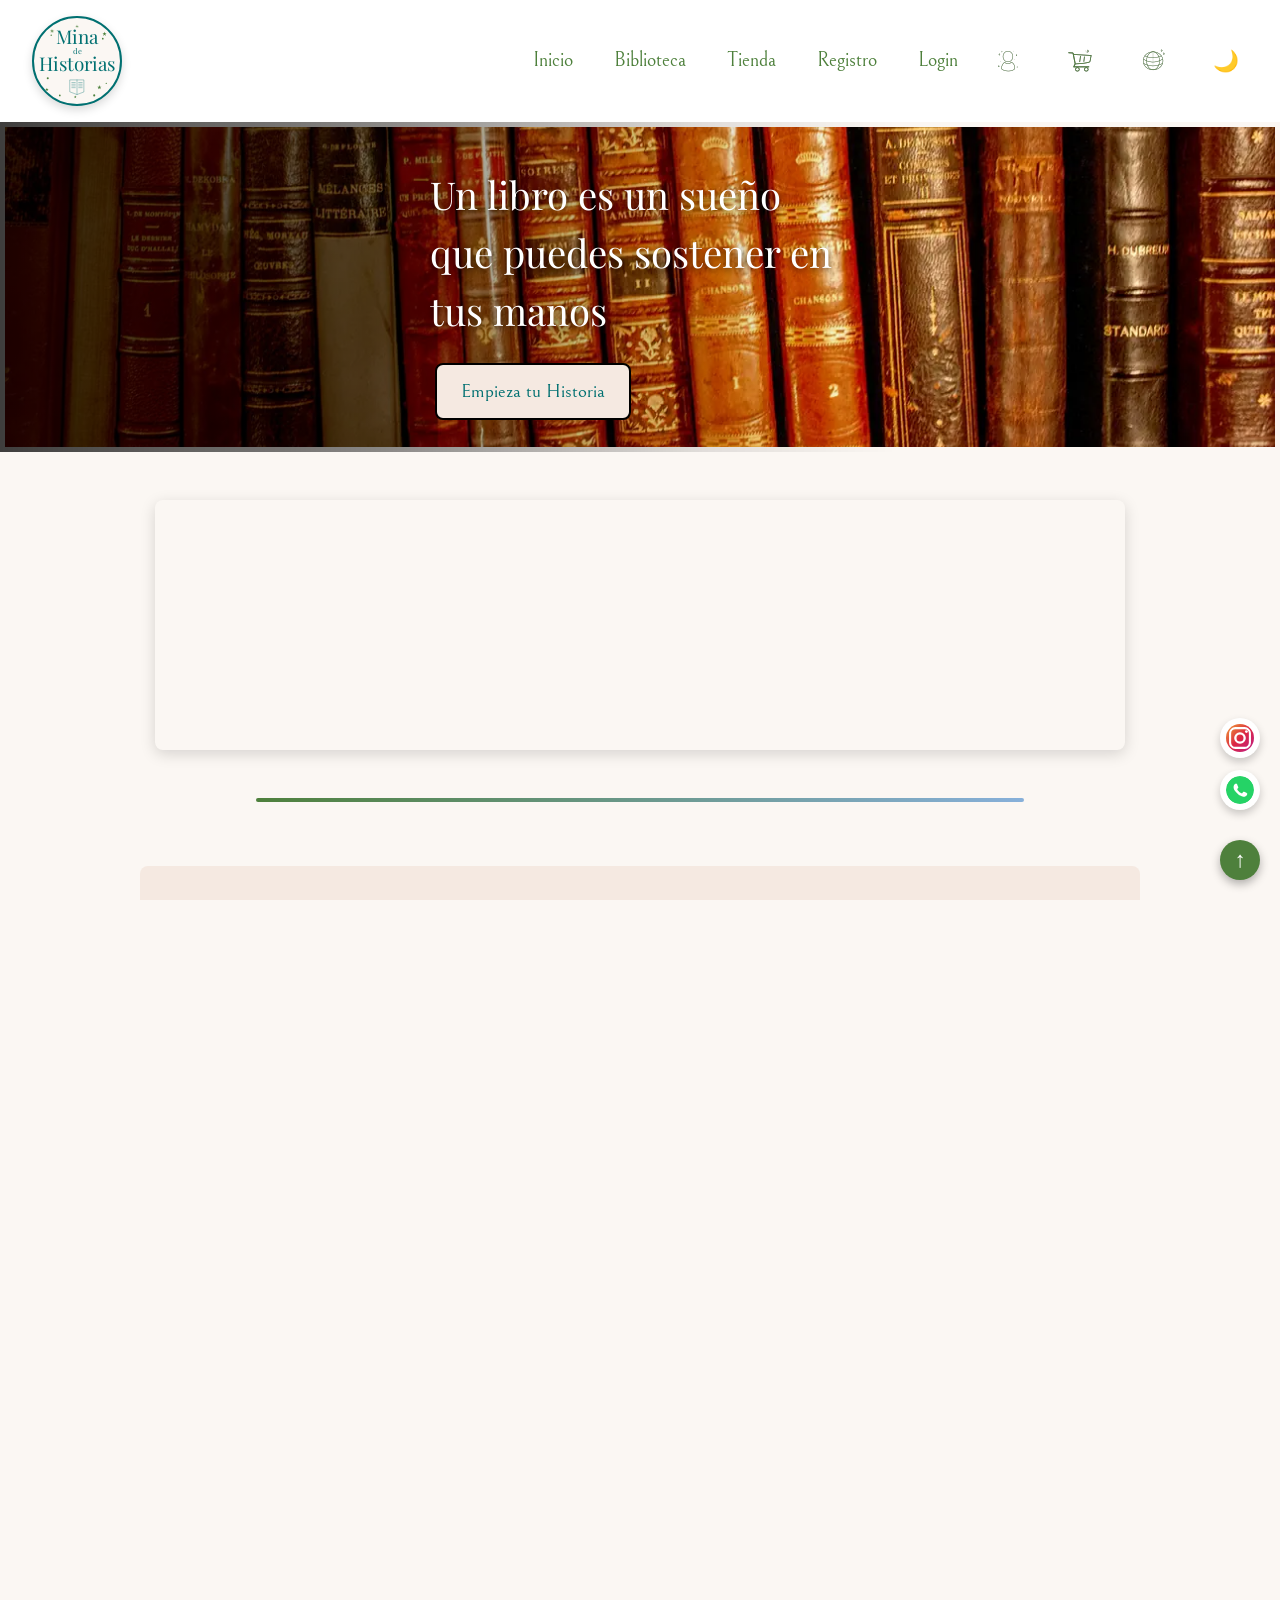
<file: index.html>
<!DOCTYPE html>
<html lang="es">
<head>
    <meta charset="UTF-8" />
    <meta name="viewport" content="width=device-width, initial-scale=1.0" />
    <meta http-equiv="X-UA-Compatible" content="IE=edge" />

    <meta name="description" content="Mina de Historias es tu tienda de libros de segunda mano y tu biblioteca online personal. Encuentra libros usados, ediciones económicas y lecturas para todos los gustos.">
    <meta name="keywords" content="Biblioteca, Biblioteca online, libros, libreria, tienda online, tienda de segunda mano, Mina, Mina de Historias, libros de fantasia, 
    libros de romance, libros de accion, libros de terror.">
    <meta name="robots" content="index, follow">
            <link rel="stylesheet" href="tailwind-local.css">
            <link rel="stylesheet" href="style.css">

    <title>Mina de Historias - Biblioteca online y tienda de libros de segunda mano.</title>
    <link rel="icon" href="favicon.png" type="image/png">
    <!-- Preload de las fuentes principales -->
    <link rel="preload" as="font" type="font/woff2" href="fonts/playfair-display-latin-400-normal.woff2" crossorigin>
    <link rel="preload" as="font" type="font/woff2" href="fonts/bellefair-latin-400-normal.woff2" crossorigin>
    <link rel="preload" as="font" type="font/woff2" href="fonts/belleza-latin-400-normal.woff2" crossorigin>
    <link rel="preload" as="font" type="font/woff2" href="fonts/playfair-display-latin-400-italic.woff2" crossorigin>

    <link rel="stylesheet" href="fonts/fonts.css">

    <link rel="preload" as="image" href="imagenes/hero/hero-modificado.webp" type="image/webp" fetchpriority="high">
</head>

<body>
    <a href="#contenido-principal" class="skip-link">Saltar al contenido principal</a>
    <header>
        <div class="logo-title">
            <a href="index.html" class="logo" aria-label="Mina de Historias - Inicio">
                <svg class="logo-svg" viewBox="0 0 500 500" xmlns="http://www.w3.org/2000/svg" role="img">
                    <title>Logo de Mina de Historias</title>

                    <g class="anim-carga">
                        <text x="250" y="150" font-family="'Playfair Display', serif" font-weight="400" font-size="110" class="texto-tema" text-anchor="middle">Mina</text>
                        <text x="250" y="210" font-family="'Playfair Display', serif" font-weight="400" font-size="45" class="texto-tema" text-anchor="middle">de</text>
                        <text x="250" y="310" font-family="'Playfair Display', serif" font-weight="400" font-size="110" class="texto-tema" text-anchor="middle">Historias</text>
                    </g>

                    <g class="anim-hover" transform="translate(200, 350)">
                        <path class="libro-tema" d="M10 10 L 90 10 L 90 80 L 50 95 L 10 80 Z M 50 10 L 50 95"/>
                        <path class="libro-tema" d="M20 25 L40 25 M20 35 L40 35 M20 45 L40 45 M20 55 L40 55"/>
                        <path class="libro-tema" d="M60 25 L80 25 M60 35 L80 35 M60 45 L80 45 M60 55 L80 55"/>
                    </g>

                    <g class="decoracion">
                        <circle class="estrella-tema" cx="100" cy="100" r="4" />
                        <circle class="estrella-tema" cx="400" cy="120" r="5" />
                        <circle class="estrella-tema" cx="80" cy="350" r="6" />
                        <circle class="estrella-tema" cx="420" cy="380" r="4" />
                        <circle class="estrella-tema" cx="150" cy="450" r="5" />
                        <circle class="estrella-tema" cx="350" cy="450" r="6" />
                        
                        <polygon class="estrella-tema" points="50,50 55,65 70,65 58,75 63,90 50,80 37,90 42,75 30,65 45,65" transform="translate(80, 40) scale(0.5)"/>
                        <polygon class="estrella-tema" points="50,50 55,65 70,65 58,75 63,90 50,80 37,90 42,75 30,65 45,65" transform="translate(230, 20) scale(0.4)"/>
                        <polygon class="estrella-tema" points="50,50 55,65 70,65 58,75 63,90 50,80 37,90 42,75 30,65 45,65" transform="translate(380, 50) scale(0.6)"/>
                        <polygon class="estrella-tema" points="50,50 55,65 70,65 58,75 63,90 50,80 37,90 42,75 30,65 45,65" transform="translate(50, 380) scale(0.5)"/>
                        <polygon class="estrella-tema" points="50,50 55,65 70,65 58,75 63,90 50,80 37,90 42,75 30,65 45,65" transform="translate(350, 360) scale(0.6)"/>
                        <polygon class="estrella-tema" points="50,50 55,65 70,65 58,75 63,90 50,80 37,90 42,75 30,65 45,65" transform="translate(220, 430) scale(0.4)"/>
                    </g>
                </svg>
            </a>
        </div>

        <nav class="nav-menu" aria-label="Menú principal" id="nav-menu" aria-hidden="true">
            <ul>
                <li><a href="index.html" class="relative after:content-[''] after:block after:w-0 after:h-[2px] after:bg-green-600 after:transition-all after:duration-300 hover:after:w-full">Inicio</a></li>
                <li><a href="biblioteca.html" class="relative after:content-[''] after:block after:w-0 after:h-[2px] after:bg-green-600 after:transition-all after:duration-300 hover:after:w-full">Biblioteca</a></li>
                <li><a href="tienda.html" class="relative after:content-[''] after:block after:w-0 after:h-[2px] after:bg-green-600 after:transition-all after:duration-300 hover:after:w-full">Tienda</a></li>
                <li><a href="registro.html" class="relative after:content-[''] after:block after:w-0 after:h-[2px] after:bg-green-600 after:transition-all after:duration-300 hover:after:w-full">Registro</a></li>
                <li><a href="login.html" class="relative after:content-[''] after:block after:w-0 after:h-[2px] after:bg-green-600 after:transition-all after:duration-300 hover:after:w-full">Login</a></li>
            </ul>
        </nav>

        <div class="header-right">
            <div class="header-actions">
                <a href="perfil.html" class="icono" aria-label="Perfil" title="Perfil">
                    <img src="imagenes/iconos/iconoUsuarioFondoClaro.png" alt="Perfil" class="icon-header">
                </a>
                <a href="carrito.html" class="icono icono-carrito-wrapper" aria-label="Abrir carrito de compra">
                    <img src="imagenes/iconos/carritoTonoClaro.png" alt="" class="icon-header">
                    <span class="carrito-badge" id="carrito-badge" aria-live="polite"></span>
                </a>

                <div class="dropdown">
                    <a href="#" class="icono dropbtn" aria-label="Cambiar idioma" aria-haspopup="true" aria-expanded="false" aria-controls="menu-idioma">
                        <img src="imagenes/iconos/globoTerraqueoClaro.png" alt="" class="icon-header">
                    </a>
                    <ul class="dropdown-content" aria-hidden="true" id="menu-idioma">
                        <li><a href="?lang=es"><img src="imagenes/idiomas/espania.png" alt="" class="flag"> Español</a></li>
                        <li><a href="?lang=en"><img src="imagenes/idiomas/inglaterra.jpg" alt="" class="flag"> English</a></li>
                    </ul>
                </div>
                <button id="toggle-theme" aria-label="Cambiar entre modo claro y oscuro" aria-pressed="false">🌙</button>
            </div>
            <button class="hamburger" aria-label="Abrir menú" aria-controls="nav-menu" aria-expanded="false">&#9776;</button>
        </div>
    </header>

<main id="contenido-principal" tabindex="-1">
    <h1 class="sr-only">Biblioteca online. Tienda de libros de segunda mano y libros usados</h1>

    <section class="cabecera">
        <picture><source type="image/webp" srcset="imagenes/hero/hero-modificado.webp"><img src="imagenes/hero/hero-modificado.png" alt="Estantería de libros antiguos" fetchpriority="high" decoding="async"></picture>

        <div class="overlay">
            <div class="hero-content">
                <h2>Un libro es un sueño que puedes sostener en tus manos</h2>
                <a href="perfil.html" class="hover:animate-jelly">
                    Empieza tu Historia
                </a>
            </div>
        </div>
    </section>

    <section class="banner-novedades">
        <iframe src="imagenes/hero/banner_novedades/banner_novedades.html" title="Novedades en la tienda" loading="lazy" aria-label="Banner animado de novedades en la tienda"></iframe>
    </section>

    <div class="separador-magico"></div>

    <section class="caja-libros-tematicas">
        <h2>Últimos libros leidos</h2>
        <div id="carrusel-libros" class="carrusel-libros-wrapper" role="region" aria-label="Carrusel de libros leídos">
        <button class="carrusel-flecha carrusel-flecha-prev" id="carrusel-prev" aria-label="Libros anteriores">&#8249;</button>
        <div class="carrusel-ventana-libros">
            <div class="libros-container reveal" id="carrusel-pista-libros">
            <article class="box1 animate-fadeIn">
                <a href="imagenes/productos/fotosGrandes/elSeniorDeLosAnillos_800x1200.png" target="_blank">
                    <picture><source type="image/webp" srcset="imagenes/productos/fotosPequeñas/elSeniorDeLosAnillos_200x300.webp 480w,
                        imagenes/productos/fotosMedianas/elSeniorDeLosAnillos_400x600.webp 800w" sizes="(max-width: 768px) 100vw, 250px"><img src="imagenes/productos/fotosMedianas/elSeniorDeLosAnillos_400x600.png" srcset="imagenes/productos/fotosPequeñas/elSeniorDeLosAnillos_200x300.png 480w,
                        imagenes/productos/fotosMedianas/elSeniorDeLosAnillos_400x600.png 800w"
                        sizes="(max-width: 768px) 100vw, 250px"
                        loading="lazy"
                        alt="El Señor de los Anillos, el libro se encuentra en tu biblioteca personal"
                    /></picture>
                </a>

                <div class="text">
                <a href="fichaDelLibro.html">
                    <h3>EL SEÑOR DE LOS ANILLOS. LA COMUNIDAD DEL ANILLO.</h3>
                </a>

                    <div class="rating">
                        <input type="radio" id="star5-1" name="rating1" value="5" aria-label="5 estrellas" tabindex="-1">
                        <input type="radio" id="star4-1" name="rating1" value="4" aria-label="4 estrellas" tabindex="-1">
                        <input type="radio" id="star3-1" name="rating1" value="3" aria-label="3 estrellas" tabindex="-1">
                        <input type="radio" id="star2-1" name="rating1" value="2" aria-label="2 estrellas" tabindex="-1">
                        <input type="radio" id="star1-1" name="rating1" value="1" aria-label="1 estrella" tabindex="-1">
                    </div>

                    <time>25-09-2025</time>
                </div> 
            </article>

            <article class="box2 animate-fadeIn">
                <a href="imagenes/productos/fotosGrandes/unaCorteDeRosasYEspinas_800x1200.png" target="_blank">
                    <picture><source type="image/webp" srcset="imagenes/productos/fotosPequeñas/unaCorteDeRosasYEspinas_200x300.webp 480w,
                        imagenes/productos/fotosMedianas/unaCorteDeRosasYEspinas_400x600.webp 800w" sizes="(max-width: 768px) 100vw, 250px"><img src="imagenes/productos/fotosMedianas/unaCorteDeRosasYEspinas_400x600.png" srcset="imagenes/productos/fotosPequeñas/unaCorteDeRosasYEspinas_200x300.png 480w,
                        imagenes/productos/fotosMedianas/unaCorteDeRosasYEspinas_400x600.png 800w"
                        sizes="(max-width: 768px) 100vw, 250px"
                        loading="lazy"
                        alt="Una Corte de Rosas y Espinas"
                    /></picture>
                </a>

                <div class="text">
                    <h3>UNA CORTE DE ROSAS Y ESPINAS 1.</h3>

                    <div class="rating">
                        <input type="radio" id="star5-2" name="rating2" value="5" aria-label="5 estrellas" tabindex="-1">
                        <input type="radio" id="star4-2" name="rating2" value="4" aria-label="4 estrellas" tabindex="-1">
                        <input type="radio" id="star3-2" name="rating2" value="3" aria-label="3 estrellas" tabindex="-1">
                        <input type="radio" id="star2-2" name="rating2" value="2" aria-label="2 estrellas" tabindex="-1">
                        <input type="radio" id="star1-2" name="rating2" value="1" aria-label="1 estrella" tabindex="-1">
                    </div>

                    <time>30-07-2025</time>
                </div> 
            </article>

            <article class="box3 animate-fadeIn">
                <a href="imagenes/productos/fotosGrandes/juegoDeTronos_800x1200.png" target="_blank">
                    <picture><source type="image/webp" srcset="imagenes/productos/fotosPequeñas/juegoDeTronos_200x300.webp 480w,
                            imagenes/productos/fotosMedianas/juegoDeTronos_400x600.webp 800w" sizes="(max-width: 768px) 100vw, 250px"><img src="imagenes/productos/fotosMedianas/juegoDeTronos_400x600.png" srcset="imagenes/productos/fotosPequeñas/juegoDeTronos_200x300.png 480w,
                            imagenes/productos/fotosMedianas/juegoDeTronos_400x600.png 800w"
                        sizes="(max-width: 768px) 100vw, 250px"
                        loading="lazy"
                        alt="Juego de Tronos 1"
                    /></picture>
                </a>

                <div class="text">
                    <h3>JUEGO DE TRONOS (CANCIÓN DE HIELO Y FUEGO 1).</h3>

                    <div class="rating">
                        <input type="radio" id="star5-3" name="rating3" value="5" aria-label="5 estrellas" tabindex="-1">
                        <input type="radio" id="star4-3" name="rating3" value="4" aria-label="4 estrellas" tabindex="-1">
                        <input type="radio" id="star3-3" name="rating3" value="3" aria-label="3 estrellas" tabindex="-1">
                        <input type="radio" id="star2-3" name="rating3" value="2" aria-label="2 estrellas" tabindex="-1">
                        <input type="radio" id="star1-3" name="rating3" value="1" aria-label="1 estrella" tabindex="-1">
                    </div>

                    <time>05-06-2025</time>
                </div> 
            </article>

            <article class="box4 animate-fadeIn">
                <a href="imagenes/productos/fotosGrandes/dondeLosArbolesCantan_800x1200.png" target="_blank">
                    <picture><source type="image/webp" srcset="imagenes/productos/fotosPequeñas/dondeLosArbolesCantan_200x300.webp 480w,
                            imagenes/productos/fotosMedianas/dondeLosArbolesCantan_400x600.webp 800w" sizes="(max-width: 768px) 100vw, 250px"><img 
                        src="imagenes/productos/fotosMedianas/dondeLosArbolesCantan_400x600.png" srcset="imagenes/productos/fotosPequeñas/dondeLosArbolesCantan_200x300.png 480w,
                            imagenes/productos/fotosMedianas/dondeLosArbolesCantan_400x600.png 800w"
                        sizes="(max-width: 768px) 100vw, 250px"
                        loading="lazy"
                        alt="Donde los árboles cantan"
                    /></picture>
                </a>

                <div class="text">
                    <h3>DONDE LOS ÁRBOLES CANTAN.</h3>

                    <div class="rating">
                        <input type="radio" id="star5-4" name="rating4" value="5" aria-label="5 estrellas" tabindex="-1">
                        <input type="radio" id="star4-4" name="rating4" value="4" aria-label="4 estrellas" tabindex="-1">
                        <input type="radio" id="star3-4" name="rating4" value="3" aria-label="3 estrellas" tabindex="-1">
                        <input type="radio" id="star2-4" name="rating4" value="2" aria-label="2 estrellas" tabindex="-1">
                        <input type="radio" id="star1-4" name="rating4" value="1" aria-label="1 estrella" tabindex="-1">
                    </div>

                    <time>10-05-2025</time>
                </div> 
            </article>

            </div><!-- fin carrusel-pista-libros -->
        </div><!-- fin carrusel-ventana-libros -->
        <button class="carrusel-flecha carrusel-flecha-next" id="carrusel-next" aria-label="Libros siguientes">&#8250;</button>
        </div><!-- fin carrusel-libros -->
                <div class="carrusel-dots-libros" id="carrusel-dots-libros"></div>
                <div class="enlace-biblioteca">
                    <a href="biblioteca.html" class="enlace-biblioteca-link">
                        Tu biblioteca te espera… añade más libros a tu universo literario
                    </a>
                </div>
    </section>

    <section class="cita-autor">
        <blockquote class="cita">
            <p>"Un lector vive mil vidas antes de morir. Aquel que nunca lee solo vive una."</p>
            <cite>— George R.R. Martin</cite>
        </blockquote>
    </section>

    <section class="caja-libros-tematicas">
        <h2>Explora por temáticas</h2>

        <!-- PESTAÑAS -->
        <div class="pestanas-nav" role="tablist" aria-label="Géneros literarios">
            <button class="pestana-btn pestana-activa" role="tab" aria-selected="true"  id="tab-btn-todos"    aria-controls="tab-todos">Todos</button>
            <button class="pestana-btn"               role="tab" aria-selected="false" id="tab-btn-fantasia" aria-controls="tab-fantasia">📚 Fantasía</button>
            <button class="pestana-btn"               role="tab" aria-selected="false" id="tab-btn-romance"  aria-controls="tab-romance">💖 Romance</button>
            <button class="pestana-btn"               role="tab" aria-selected="false" id="tab-btn-terror"   aria-controls="tab-terror">👻 Terror</button>
            <button class="pestana-btn"               role="tab" aria-selected="false" id="tab-btn-accion"   aria-controls="tab-accion">⚔️ Acción</button>
        </div>

        <!-- PANEL: TODOS -->
        <div class="tematicas-container reveal" id="tab-todos" role="tabpanel" aria-labelledby="tab-btn-todos">
            <div class="fantasia">
                <a href="#" tabindex="-1" aria-hidden="true">
                    <picture><source type="image/webp" srcset="imagenes/categorias/fantasia.webp"><img src="imagenes/categorias/fantasia.png" alt="Temática Fantasía"/></picture>
                </a>
                <h3>FANTASÍA</h3>
            </div>
            <div class="romance">
                <a href="#" tabindex="-1" aria-hidden="true">
                    <picture><source type="image/webp" srcset="imagenes/categorias/romance.webp"><img src="imagenes/categorias/romance.png" alt="Temática Romance"/></picture>
                </a>
                <h3>ROMANCE</h3>
            </div>
            <div class="tematica">
                <a href="#" tabindex="-1" aria-hidden="true">
                    <picture><source type="image/webp" srcset="imagenes/categorias/terror.webp"><img src="imagenes/categorias/terror.png" alt="Temática Terror"/></picture>
                </a>
                <h3>TERROR</h3>
            </div>
            <div class="tematica">
                <a href="#" tabindex="-1" aria-hidden="true">
                    <picture><source type="image/webp" srcset="imagenes/categorias/accion.webp"><img src="imagenes/categorias/accion.png" alt="Temática Acción"/></picture>
                </a>
                <h3>ACCIÓN</h3>
            </div>
        </div>

        <!-- PANEL: FANTASÍA -->
        <div class="libros-tab-panel" id="tab-fantasia" role="tabpanel" aria-labelledby="tab-btn-fantasia" hidden>
            <div class="libros-grid-tab">
                <article class="libro-card">
                    <a href="imagenes/productos/fotosGrandes/elSeniorDeLosAnillos_800x1200.png" target="_blank">
                        <picture><source type="image/webp" srcset="imagenes/productos/fotosPequeñas/elSeniorDeLosAnillos_200x300.webp 480w,
                                    imagenes/productos/fotosMedianas/elSeniorDeLosAnillos_400x600.webp 800w" sizes="(max-width: 768px) 100vw, 200px"><img src="imagenes/productos/fotosMedianas/elSeniorDeLosAnillos_400x600.png"
                            srcset="imagenes/productos/fotosPequeñas/elSeniorDeLosAnillos_200x300.png 480w,
                                    imagenes/productos/fotosMedianas/elSeniorDeLosAnillos_400x600.png 800w"
                            sizes="(max-width: 768px) 100vw, 200px"
                            loading="lazy"
                            alt="El Señor de los Anillos - La Comunidad del Anillo"/></picture>
                    </a>
                    <a href="fichaDelLibro.html"><h3>EL SEÑOR DE LOS ANILLOS. LA COMUNIDAD DEL ANILLO.</h3></a>
                    <div class="stars">★★★★★</div>
                    <time>25-09-2025</time>
                </article>

                <article class="libro-card">
                    <a href="imagenes/productos/fotosGrandes/juegoDeTronos_800x1200.png" target="_blank">
                        <picture><source type="image/webp" srcset="imagenes/productos/fotosPequeñas/juegoDeTronos_200x300.webp 480w,
                                    imagenes/productos/fotosMedianas/juegoDeTronos_400x600.webp 800w" sizes="(max-width: 768px) 100vw, 200px"><img src="imagenes/productos/fotosMedianas/juegoDeTronos_400x600.png"
                            srcset="imagenes/productos/fotosPequeñas/juegoDeTronos_200x300.png 480w,
                                    imagenes/productos/fotosMedianas/juegoDeTronos_400x600.png 800w"
                            sizes="(max-width: 768px) 100vw, 200px"
                            loading="lazy"
                            alt="Juego de Tronos"/></picture>
                    </a>
                    <h3>JUEGO DE TRONOS (CANCIÓN DE HIELO Y FUEGO 1).</h3>
                    <div class="stars">★★★★☆</div>
                    <time>05-06-2025</time>
                </article>

                <article class="libro-card">
                    <a href="imagenes/productos/fotosGrandes/dondeLosArbolesCantan_800x1200.png" target="_blank">
                        <picture><source type="image/webp" srcset="imagenes/productos/fotosPequeñas/dondeLosArbolesCantan_200x300.webp 480w,
                                    imagenes/productos/fotosMedianas/dondeLosArbolesCantan_400x600.webp 800w" sizes="(max-width: 768px) 100vw, 200px"><img src="imagenes/productos/fotosMedianas/dondeLosArbolesCantan_400x600.png"
                            srcset="imagenes/productos/fotosPequeñas/dondeLosArbolesCantan_200x300.png 480w,
                                    imagenes/productos/fotosMedianas/dondeLosArbolesCantan_400x600.png 800w"
                            sizes="(max-width: 768px) 100vw, 200px"
                            loading="lazy"
                            alt="Donde los Árboles Cantan"/></picture>
                    </a>
                    <h3>DONDE LOS ÁRBOLES CANTAN.</h3>
                    <div class="stars">★★★★★</div>
                    <time>10-05-2025</time>
                </article>
            </div>
            <div class="enlace-biblioteca">
                <a href="biblioteca.html" class="enlace-biblioteca-link">Ver todos los libros de Fantasía →</a>
            </div>
        </div>

        <!-- PANEL: ROMANCE -->
        <div class="libros-tab-panel" id="tab-romance" role="tabpanel" aria-labelledby="tab-btn-romance" hidden>
            <div class="libros-grid-tab">
                <article class="libro-card">
                    <a href="imagenes/productos/fotosGrandes/unaCorteDeRosasYEspinas_800x1200.png" target="_blank">
                        <picture><source type="image/webp" srcset="imagenes/productos/fotosPequeñas/unaCorteDeRosasYEspinas_200x300.webp 480w,
                                    imagenes/productos/fotosMedianas/unaCorteDeRosasYEspinas_400x600.webp 800w" sizes="(max-width: 768px) 100vw, 200px"><img src="imagenes/productos/fotosMedianas/unaCorteDeRosasYEspinas_400x600.png"
                            srcset="imagenes/productos/fotosPequeñas/unaCorteDeRosasYEspinas_200x300.png 480w,
                                    imagenes/productos/fotosMedianas/unaCorteDeRosasYEspinas_400x600.png 800w"
                            sizes="(max-width: 768px) 100vw, 200px"
                            loading="lazy"
                            alt="Una Corte de Rosas y Espinas"/></picture>
                    </a>
                    <h3>UNA CORTE DE ROSAS Y ESPINAS 1.</h3>
                    <div class="stars">★★★★★</div>
                    <time>30-07-2025</time>
                </article>

                <article class="libro-card">
                    <a href="imagenes/productos/fotosGrandes/elDonDelAlma_800x1200.png" target="_blank">
                        <picture><source type="image/webp" srcset="imagenes/productos/fotosPequeñas/elDonDelAlma_200x300.webp 480w,
                                    imagenes/productos/fotosMedianas/elDonDelAlma_400x600.webp 800w" sizes="(max-width: 768px) 100vw, 200px"><img src="imagenes/productos/fotosMedianas/elDonDelAlma_400x600.png"
                            srcset="imagenes/productos/fotosPequeñas/elDonDelAlma_200x300.png 480w,
                                    imagenes/productos/fotosMedianas/elDonDelAlma_400x600.png 800w"
                            sizes="(max-width: 768px) 100vw, 200px"
                            loading="lazy"
                            alt="El Don de Alma"/></picture>
                    </a>
                    <h3>EL DON DE ALMA.</h3>
                    <div class="stars">★★★★☆</div>
                    <time>15-01-2025</time>
                </article>
            </div>
            <div class="enlace-biblioteca">
                <a href="biblioteca.html" class="enlace-biblioteca-link">Ver todos los libros de Romance →</a>
            </div>
        </div>

        <!-- PANEL: TERROR -->
        <div class="libros-tab-panel" id="tab-terror" role="tabpanel" aria-labelledby="tab-btn-terror" hidden>
            <div class="libros-grid-tab">
                <article class="libro-card">
                    <a href="imagenes/productos/fotosGrandes/losMisteriosDeJembur_800x1200.png" target="_blank">
                        <picture><source type="image/webp" srcset="imagenes/productos/fotosPequeñas/losMisteriosDeJembur_200x300.webp 480w,
                                    imagenes/productos/fotosMedianas/losMisteriosDeJembur_400x600.webp 800w" sizes="(max-width: 768px) 100vw, 200px"><img src="imagenes/productos/fotosMedianas/losMisteriosDeJembur_400x600.png"
                            srcset="imagenes/productos/fotosPequeñas/losMisteriosDeJembur_200x300.png 480w,
                                    imagenes/productos/fotosMedianas/losMisteriosDeJembur_400x600.png 800w"
                            sizes="(max-width: 768px) 100vw, 200px"
                            loading="lazy"
                            alt="Los Misterios de Jembur II"/></picture>
                    </a>
                    <h3>LOS MISTERIOS DE JEMBUR II.</h3>
                    <div class="stars">★★★☆☆</div>
                    <time>19-08-2025</time>
                </article>

                <article class="libro-card">
                    <a href="imagenes/productos/fotosGrandes/vinculosDeSangre_800x1200.png" target="_blank">
                        <picture><source type="image/webp" srcset="imagenes/productos/fotosPequeñas/vinculosDeSangre_200x300.webp 480w,
                                    imagenes/productos/fotosMedianas/vinculosDeSangre_400x600.webp 800w" sizes="(max-width: 768px) 100vw, 200px"><img src="imagenes/productos/fotosMedianas/vinculosDeSangre_400x600.png"
                            srcset="imagenes/productos/fotosPequeñas/vinculosDeSangre_200x300.png 480w,
                                    imagenes/productos/fotosMedianas/vinculosDeSangre_400x600.png 800w"
                            sizes="(max-width: 768px) 100vw, 200px"
                            loading="lazy"
                            alt="Vínculos de Sangre"/></picture>
                    </a>
                    <h3>VÍNCULOS DE SANGRE.</h3>
                    <div class="stars">★★★★★</div>
                    <time>09-03-2025</time>
                </article>
            </div>
            <div class="enlace-biblioteca">
                <a href="biblioteca.html" class="enlace-biblioteca-link">Ver todos los libros de Terror →</a>
            </div>
        </div>

        <!-- PANEL: ACCIÓN -->
        <div class="libros-tab-panel" id="tab-accion" role="tabpanel" aria-labelledby="tab-btn-accion" hidden>
            <div class="libros-grid-tab">
                <article class="libro-card">
                    <a href="imagenes/productos/fotosGrandes/elFiloDelAgua_800x1200.png" target="_blank">
                        <picture><source type="image/webp" srcset="imagenes/productos/fotosPequeñas/elFiloDelAgua_200x300.webp 480w,
                                    imagenes/productos/fotosMedianas/elFiloDelAgua_400x600.webp 800w" sizes="(max-width: 768px) 100vw, 200px"><img src="imagenes/productos/fotosMedianas/elFiloDelAgua_400x600.png"
                            srcset="imagenes/productos/fotosPequeñas/elFiloDelAgua_200x300.png 480w,
                                    imagenes/productos/fotosMedianas/elFiloDelAgua_400x600.png 800w"
                            sizes="(max-width: 768px) 100vw, 200px"
                            loading="lazy"
                            alt="El Filo del Agua"/></picture>
                    </a>
                    <h3>EL FILO DEL AGUA.</h3>
                    <div class="stars">★★★☆☆</div>
                    <time>08-02-2025</time>
                </article>
            </div>
            <div class="enlace-biblioteca">
                <a href="biblioteca.html" class="enlace-biblioteca-link">Ver todos los libros de Acción →</a>
            </div>
        </div>
    </section>

    <!-- ACORDEÓN -->
    <section class="caja-libros-tematicas" id="seccion-faq">
        <h2>Preguntas Frecuentes</h2>
        <div class="acordeon-faq" id="acordeon-faq">

            <div class="acordeon-item">
                <button class="acordeon-cabecera" aria-expanded="false" aria-controls="faq-1">
                    <span>¿Cómo añado un libro a mi biblioteca?</span>
                    <span class="acordeon-icono" aria-hidden="true">+</span>
                </button>
                <div class="acordeon-cuerpo" id="faq-1" hidden>
                    <p>Regístrate o inicia sesión, busca el título en la tienda o en el buscador de la biblioteca y pulsa <strong>"Añadir a mi biblioteca"</strong>. El libro quedará guardado con fecha y valoración.</p>
                </div>
            </div>

            <div class="acordeon-item">
                <button class="acordeon-cabecera" aria-expanded="false" aria-controls="faq-2">
                    <span>¿Puedo vender mis libros usados?</span>
                    <span class="acordeon-icono" aria-hidden="true">+</span>
                </button>
                <div class="acordeon-cuerpo" id="faq-2" hidden>
                    <p>Sí. Desde tu perfil ve a <strong>"Libros en Venta"</strong> y pulsa <em>"Publicar libro"</em>. Podrás subir fotos, fijar precio y describir el estado del ejemplar.</p>
                </div>
            </div>

            <div class="acordeon-item">
                <button class="acordeon-cabecera" aria-expanded="false" aria-controls="faq-3">
                    <span>¿Es gratuita la biblioteca online?</span>
                    <span class="acordeon-icono" aria-hidden="true">+</span>
                </button>
                <div class="acordeon-cuerpo" id="faq-3" hidden>
                    <p>¡Completamente gratis! Crear cuenta y gestionar tu biblioteca no tiene ningún coste. Solo pagas si compras un libro en la tienda.</p>
                </div>
            </div>

            <div class="acordeon-item">
                <button class="acordeon-cabecera" aria-expanded="false" aria-controls="faq-4">
                    <span>¿Cómo funciona el sistema de valoraciones?</span>
                    <span class="acordeon-icono" aria-hidden="true">+</span>
                </button>
                <div class="acordeon-cuerpo" id="faq-4" hidden>
                    <p>Puedes puntuar cada libro del 1 al 5 estrellas desde la ficha del libro o tu biblioteca. Las valoraciones son privadas y solo tú las ves.</p>
                </div>
            </div>

            <div class="acordeon-item">
                <button class="acordeon-cabecera" aria-expanded="false" aria-controls="faq-5">
                    <span>¿Puedo cambiar el idioma de la web?</span>
                    <span class="acordeon-icono" aria-hidden="true">+</span>
                </button>
                <div class="acordeon-cuerpo" id="faq-5" hidden>
                    <p>Sí. En la cabecera encontrarás el icono del globo 🌐. Haz clic y elige entre <strong>Español</strong> e <strong>English</strong>.</p>
                </div>
            </div>
        </div>
    </section>

</main>

<footer>
    <ul class="footer-menu">
        <li>© 2026, <a href="index.html">Mina de Historias</a></li>
        <li><a href="politicaPrivacidad.html">Política de privacidad</a></li>
        <li><a href="avisoLegal.html">Aviso legal</a></li>
        <li><a href="cookies.html">Politica de Cookies</a></li>
        <li><a href="contacto.html">Contacto</a></li> 
    </ul>
</footer>

<div class="social-icons">
    <a href="" target="_blank" aria-label="Instagram">
        <img src="imagenes/iconos/instagram.svg" alt="Instagram" />
    </a>

    <a href="" target="_blank" aria-label="WhatsApp">
        <img src="imagenes/iconos/whatsapp.svg" alt="WhatsApp" />
    </a>
</div>

<button id="btn-subir" aria-label="Volver arriba" title="Volver arriba">
    ↑
</button>

<script src="script.js"></script>

</body>
</html>
</file>
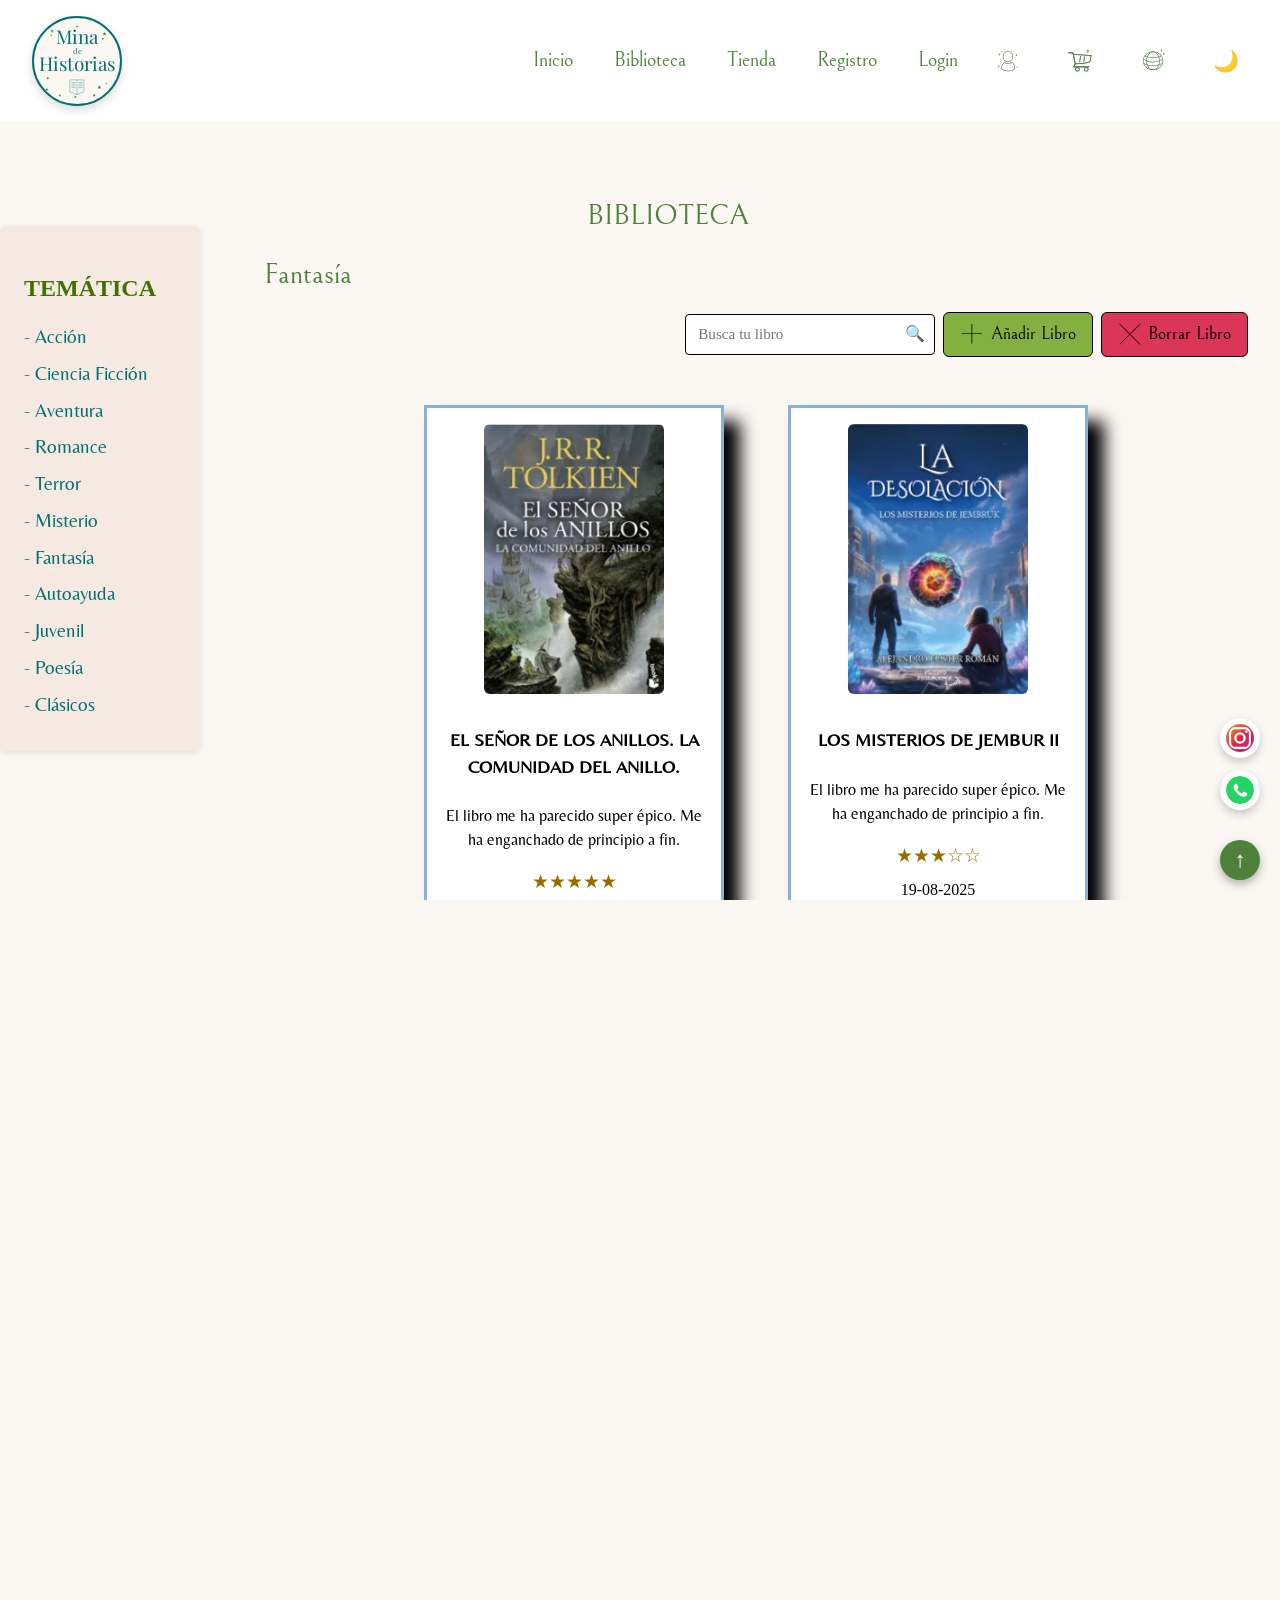
<file: biblioteca.html>
<!DOCTYPE html>
<html lang="es">
<head>
    <meta charset="UTF-8" />
    <meta name="viewport" content="width=device-width, initial-scale=1.0" />
    <meta http-equiv="X-UA-Compatible" content="IE=edge" />

    <meta name="description" content="Consulta y organiza los libros de tu biblioteca online personal en Mina de Historias. Ordena tus lecturas por temáticas.">
    <meta name="keywords" content="Biblioteca, Biblioteca online, libros, libreria, Mina, Mina de Historias, libros de fantasia, romance, accion, terror, juveniles, autoayuda, misterio, clásicos.">
    <meta name="robots" content="index, follow">
            <link rel="stylesheet" href="tailwind-local.css">
            <link rel="stylesheet" href="style.css">

    <title>Biblioteca - Mina de Historias | Biblioteca online</title>
    <link rel="icon" href="favicon.png" type="image/png"> <link rel="stylesheet" href="https://cdnjs.cloudflare.com/ajax/libs/font-awesome/6.4.0/css/all.min.css">
    <!-- Preload de las fuentes principales -->
    <link rel="preload" as="font" type="font/woff2" href="fonts/playfair-display-latin-400-normal.woff2" crossorigin>
    <link rel="preload" as="font" type="font/woff2" href="fonts/bellefair-latin-400-normal.woff2" crossorigin>
    <link rel="preload" as="font" type="font/woff2" href="fonts/belleza-latin-400-normal.woff2" crossorigin>
    <link rel="preload" as="font" type="font/woff2" href="fonts/playfair-display-latin-400-italic.woff2" crossorigin>


    <link rel="stylesheet" href="fonts/fonts.css">
</head>

<body>
    <a href="#contenido-principal" class="skip-link">Saltar al contenido principal</a>

    <header>
        <div class="logo-title">
            <a href="index.html" class="logo" aria-label="Mina de Historias - Inicio">
                <svg class="logo-svg" viewBox="0 0 500 500" xmlns="http://www.w3.org/2000/svg" role="img">
                    <title>Logo de Mina de Historias</title>

                    <g class="anim-carga">
                        <text x="250" y="150" font-family="'Playfair Display', serif" font-weight="400" font-size="110" class="texto-tema" text-anchor="middle">Mina</text>
                        <text x="250" y="210" font-family="'Playfair Display', serif" font-weight="400" font-size="45" class="texto-tema" text-anchor="middle">de</text>
                        <text x="250" y="310" font-family="'Playfair Display', serif" font-weight="400" font-size="110" class="texto-tema" text-anchor="middle">Historias</text>
                    </g>

                    <g class="anim-hover" transform="translate(200, 350)">
                        <path class="libro-tema" d="M10 10 L 90 10 L 90 80 L 50 95 L 10 80 Z M 50 10 L 50 95"/>
                        <path class="libro-tema" d="M20 25 L40 25 M20 35 L40 35 M20 45 L40 45 M20 55 L40 55"/>
                        <path class="libro-tema" d="M60 25 L80 25 M60 35 L80 35 M60 45 L80 45 M60 55 L80 55"/>
                    </g>

                    <g class="decoracion">
                        <circle class="estrella-tema" cx="100" cy="100" r="4" />
                        <circle class="estrella-tema" cx="400" cy="120" r="5" />
                        <circle class="estrella-tema" cx="80" cy="350" r="6" />
                        <circle class="estrella-tema" cx="420" cy="380" r="4" />
                        <circle class="estrella-tema" cx="150" cy="450" r="5" />
                        <circle class="estrella-tema" cx="350" cy="450" r="6" />
                        
                        <polygon class="estrella-tema" points="50,50 55,65 70,65 58,75 63,90 50,80 37,90 42,75 30,65 45,65" transform="translate(80, 40) scale(0.5)"/>
                        <polygon class="estrella-tema" points="50,50 55,65 70,65 58,75 63,90 50,80 37,90 42,75 30,65 45,65" transform="translate(230, 20) scale(0.4)"/>
                        <polygon class="estrella-tema" points="50,50 55,65 70,65 58,75 63,90 50,80 37,90 42,75 30,65 45,65" transform="translate(380, 50) scale(0.6)"/>
                        <polygon class="estrella-tema" points="50,50 55,65 70,65 58,75 63,90 50,80 37,90 42,75 30,65 45,65" transform="translate(50, 380) scale(0.5)"/>
                        <polygon class="estrella-tema" points="50,50 55,65 70,65 58,75 63,90 50,80 37,90 42,75 30,65 45,65" transform="translate(350, 360) scale(0.6)"/>
                        <polygon class="estrella-tema" points="50,50 55,65 70,65 58,75 63,90 50,80 37,90 42,75 30,65 45,65" transform="translate(220, 430) scale(0.4)"/>
                    </g>
                </svg>
            </a>
        </div>

        <nav class="nav-menu" aria-label="Menú principal" id="nav-menu" aria-hidden="true">
            <ul>
                <li><a href="index.html" class="relative after:content-[''] after:block after:w-0 after:h-[2px] after:bg-green-600 after:transition-all after:duration-300 hover:after:w-full">Inicio</a></li>
                <li><a href="biblioteca.html" class="relative after:content-[''] after:block after:w-0 after:h-[2px] after:bg-green-600 after:transition-all after:duration-300 hover:after:w-full">Biblioteca</a></li>
                <li><a href="tienda.html" class="relative after:content-[''] after:block after:w-0 after:h-[2px] after:bg-green-600 after:transition-all after:duration-300 hover:after:w-full">Tienda</a></li>
                <li><a href="registro.html" class="relative after:content-[''] after:block after:w-0 after:h-[2px] after:bg-green-600 after:transition-all after:duration-300 hover:after:w-full">Registro</a></li>
                <li><a href="login.html" class="relative after:content-[''] after:block after:w-0 after:h-[2px] after:bg-green-600 after:transition-all after:duration-300 hover:after:w-full">Login</a></li>
            </ul>
        </nav>

        <div class="header-right">
            <div class="header-actions">
                <a href="perfil.html" class="icono" aria-label="Perfil" title="Perfil">
                    <img src="imagenes/iconos/iconoUsuarioFondoClaro.png" alt="Perfil" class="icon-header">
                </a>
                <a href="carrito.html" class="icono icono-carrito-wrapper" aria-label="Abrir carrito de compra">
                    <img src="imagenes/iconos/carritoTonoClaro.png" alt="" class="icon-header">
                    <span class="carrito-badge" id="carrito-badge" aria-live="polite"></span>
                </a>

                <div class="dropdown">
                    <a href="#" class="icono dropbtn" aria-label="Cambiar idioma" aria-haspopup="true" aria-expanded="false" aria-controls="menu-idioma">
                        <img src="imagenes/iconos/globoTerraqueoClaro.png" alt="" class="icon-header">
                    </a>
                    <ul class="dropdown-content" aria-hidden="true" id="menu-idioma">
                        <li><a href="?lang=es"><img src="imagenes/idiomas/espania.png" alt="" class="flag"> Español</a></li>
                        <li><a href="?lang=en"><img src="imagenes/idiomas/inglaterra.jpg" alt="" class="flag"> English</a></li>
                    </ul>
                </div>
                <button id="toggle-theme" aria-label="Cambiar entre modo claro y oscuro" aria-pressed="false">🌙</button>
            </div>
            <button class="hamburger" aria-label="Abrir menú" aria-controls="nav-menu" aria-expanded="false">&#9776;</button>
        </div>
    </header>

<section class="layout">
    <aside id="menu-tematicas" class="reveal" aria-label="Filtrar por temática">
        <h2>TEMÁTICA</h2>
        <ul>
            <li><a href="#">- Acción</a></li>
            <li><a href="#">- Ciencia Ficción</a></li>
            <li><a href="#">- Aventura</a></li>
            <li><a href="#">- Romance</a></li>
            <li><a href="#">- Terror</a></li>
            <li><a href="#">- Misterio</a></li>
            <li><a href="#">- Fantasía</a></li>
            <li><a href="#">- Autoayuda</a></li>
            <li><a href="#">- Juvenil</a></li>
            <li><a href="#">- Poesía</a></li>
            <li><a href="#">- Clásicos</a></li>
        </ul>
    </aside>

    <main id="contenido-principal" class="bibliotecaYtienda" tabindex="-1">
        <h1>BIBLIOTECA</h1> 

        <h2 class="categoria">Fantasía</h2>

        <form class="search-bar reveal" role="search" aria-label="Buscar libros">
            <div class="search-input">
                <input type="text" placeholder="Busca tu libro" aria-label="Busca tu libro" />
                <span class="icon-lupa">🔍</span>
            </div>
        <button class="btn-add hover:animate-jelly" type="button"><img src="imagenes/iconos/iconoAniadirClaro.png" class="btn-icon" alt="">Añadir Libro</button>

        <button class="btn-delete hover:animate-jelly" type="button"><img src="imagenes/iconos/iconoEliminarClaro.png" class="btn-icon" alt="">Borrar Libro</button>
        </form>

        <div class="libros-grid">
            <article class="libro-card reveal">
                <a href="imagenes/productos/fotosGrandes/elSeniorDeLosAnillos_800x1200.png" target="_blank">
                    <picture><source type="image/webp" srcset="imagenes/productos/fotosPequeñas/elSeniorDeLosAnillos_200x300.webp 480w,
                        imagenes/productos/fotosMedianas/elSeniorDeLosAnillos_400x600.webp 800w" sizes="(max-width: 768px) 100vw, 200px"><img src="imagenes/productos/fotosMedianas/elSeniorDeLosAnillos_400x600.png" srcset="imagenes/productos/fotosPequeñas/elSeniorDeLosAnillos_200x300.png 480w,
                        imagenes/productos/fotosMedianas/elSeniorDeLosAnillos_400x600.png 800w"
                        sizes="(max-width: 768px) 100vw, 200px"
                        loading="lazy"
                        alt="Libro de fantasía en tu biblioteca online: El Señor de los Anillos"
                    /></picture>
                </a>

                <a href="fichaDelLibro.html">
                <h3>EL SEÑOR DE LOS ANILLOS. LA COMUNIDAD DEL ANILLO.</h3>
                </a>
                <p>El libro me ha parecido super épico. Me ha enganchado de principio a fin.</p>
                <div class="stars">★★★★★</div>
                <time>25-09-2025</time>
            </article>

            <article class="libro-card reveal">
                <a href="imagenes/productos/fotosGrandes/losMisteriosDeJembur_800x1200.png" target="_blank">
                    <picture><source type="image/webp" srcset="imagenes/productos/fotosPequeñas/losMisteriosDeJembur_200x300.webp 480w,
                            imagenes/productos/fotosMedianas/losMisteriosDeJembur_400x600.webp 800w" sizes="(max-width: 768px) 100vw, 200px"><img src="imagenes/productos/fotosMedianas/losMisteriosDeJembur_400x600.png" srcset="imagenes/productos/fotosPequeñas/losMisteriosDeJembur_200x300.png 480w,
                            imagenes/productos/fotosMedianas/losMisteriosDeJembur_400x600.png 800w"
                        sizes="(max-width: 768px) 100vw, 200px"
                        loading="lazy"
                        alt="Los misterios de Jembur II"
                    /></picture>
                </a>

                <h3>LOS MISTERIOS DE JEMBUR II</h3>
                <p>El libro me ha parecido super épico. Me ha enganchado de principio a fin.</p>
                <div class="stars">★★★☆☆</div>
                <time>19-08-2025</time>
            </article>

            <article class="libro-card reveal">
                <a href="imagenes/productos/fotosGrandes/juegoDeTronos_800x1200.png" target="_blank">
                    <picture><source type="image/webp" srcset="imagenes/productos/fotosPequeñas/juegoDeTronos_200x300.webp 480w,
                            imagenes/productos/fotosMedianas/juegoDeTronos_400x600.webp 800w" sizes="(max-width: 768px) 100vw, 200px"><img src="imagenes/productos/fotosMedianas/juegoDeTronos_400x600.png" srcset="imagenes/productos/fotosPequeñas/juegoDeTronos_200x300.png 480w,
                            imagenes/productos/fotosMedianas/juegoDeTronos_400x600.png 800w"
                        sizes="(max-width: 768px) 100vw, 200px"
                        loading="lazy"
                        alt="Juego de Tronos"
                    /></picture>
                </a>

                <h3>JUEGO DE TRONOS</h3>
                <p>El libro me ha parecido super épico. Me ha enganchado de principio a fin.</p>
                <div class="stars">★★★★☆</div>
                <time>05-06-2025</time>
            </article>

            <article class="libro-card reveal">
                <a href="imagenes/productos/fotosGrandes/vinculosDeSangre_800x1200.png" target="_blank">
                    <picture><source type="image/webp" srcset="imagenes/productos/fotosPequeñas/vinculosDeSangre_200x300.webp 480w,
                            imagenes/productos/fotosMedianas/vinculosDeSangre_400x600.webp 800w" sizes="(max-width: 768px) 100vw, 200px"><img src="imagenes/productos/fotosMedianas/vinculosDeSangre_400x600.png" srcset="imagenes/productos/fotosPequeñas/vinculosDeSangre_200x300.png 480w,
                            imagenes/productos/fotosMedianas/vinculosDeSangre_400x600.png 800w"
                        sizes="(max-width: 768px) 100vw, 200px"
                        loading="lazy"
                        alt="Vínculos de sangre"
                    /></picture>
                </a>

                <h3>VÍNCULOS DE SANGRE</h3>
                <p>El libro me ha parecido super épico. Me ha enganchado de principio a fin.</p>
                <div class="stars">★★★★★</div>
                <time>09-03-2025</time>
            </article>

            <article class="libro-card reveal">
                <a href="imagenes/productos/fotosGrandes/elFiloDelAgua_800x1200.png" target="_blank">
                    <picture><source type="image/webp" srcset="imagenes/productos/fotosPequeñas/elFiloDelAgua_200x300.webp 480w,
                            imagenes/productos/fotosMedianas/elFiloDelAgua_400x600.webp 800w" sizes="(max-width: 768px) 100vw, 200px"><img src="imagenes/productos/fotosMedianas/elFiloDelAgua_400x600.png" srcset="imagenes/productos/fotosPequeñas/elFiloDelAgua_200x300.png 480w,
                            imagenes/productos/fotosMedianas/elFiloDelAgua_400x600.png 800w"
                        sizes="(max-width: 768px) 100vw, 200px"
                        loading="lazy"
                        alt="El filo del agua"
                    /></picture>
                </a>

                <h3>EL FILO DEL AGUA</h3>
                <p>El libro me ha parecido super épico. Me ha enganchado de principio a fin.</p>
                <div class="stars">★★★☆☆</div>
                <time>08-02-2025</time>
            </article>

            <article class="libro-card reveal">
                <a href="imagenes/productos/fotosGrandes/elDonDelAlma_800x1200.png" target="_blank">
                    <picture><source type="image/webp" srcset="imagenes/productos/fotosPequeñas/elDonDelAlma_200x300.webp 480w,
                            imagenes/productos/fotosMedianas/elDonDelAlma_400x600.webp 800w" sizes="(max-width: 768px) 100vw, 200px"><img src="imagenes/productos/fotosMedianas/elDonDelAlma_400x600.png" srcset="imagenes/productos/fotosPequeñas/elDonDelAlma_200x300.png 480w,
                            imagenes/productos/fotosMedianas/elDonDelAlma_400x600.png 800w"
                        sizes="(max-width: 768px) 100vw, 200px"
                        loading="lazy"
                        alt="El don de alma"
                    /></picture>
                </a>

                <h3>EL DON DE ALMA</h3>
                <p>El libro me ha parecido super épico. Me ha enganchado de principio a fin.</p>
                <div class="stars">★★★★☆</div>
                <time>15-01-2025</time>
            </article>
        </div>
    </main>
</section>

<footer>
    <ul class="footer-menu">
        <li>© 2026, <a href="index.html">Mina de Historias</a></li>
        <li><a href="politicaPrivacidad.html">Política de privacidad</a></li>
        <li><a href="avisoLegal.html">Aviso legal</a></li>
        <li><a href="cookies.html">Politica de Cookies</a></li>
        <li><a href="contacto.html">Contacto</a></li>
    </ul>
</footer>

<div class="social-icons">
    <a href="" target="_blank" aria-label="Instagram">
        <img src="imagenes/iconos/instagram.svg" alt="Instagram" />
    </a>

    <a href="" target="_blank" aria-label="WhatsApp">
        <img src="imagenes/iconos/whatsapp.svg" alt="WhatsApp" />
    </a>
</div>

<button id="btn-subir" aria-label="Volver arriba" title="Volver arriba">
    ↑
</button>

<script src="script.js"></script>

</body>
</html>
</file>
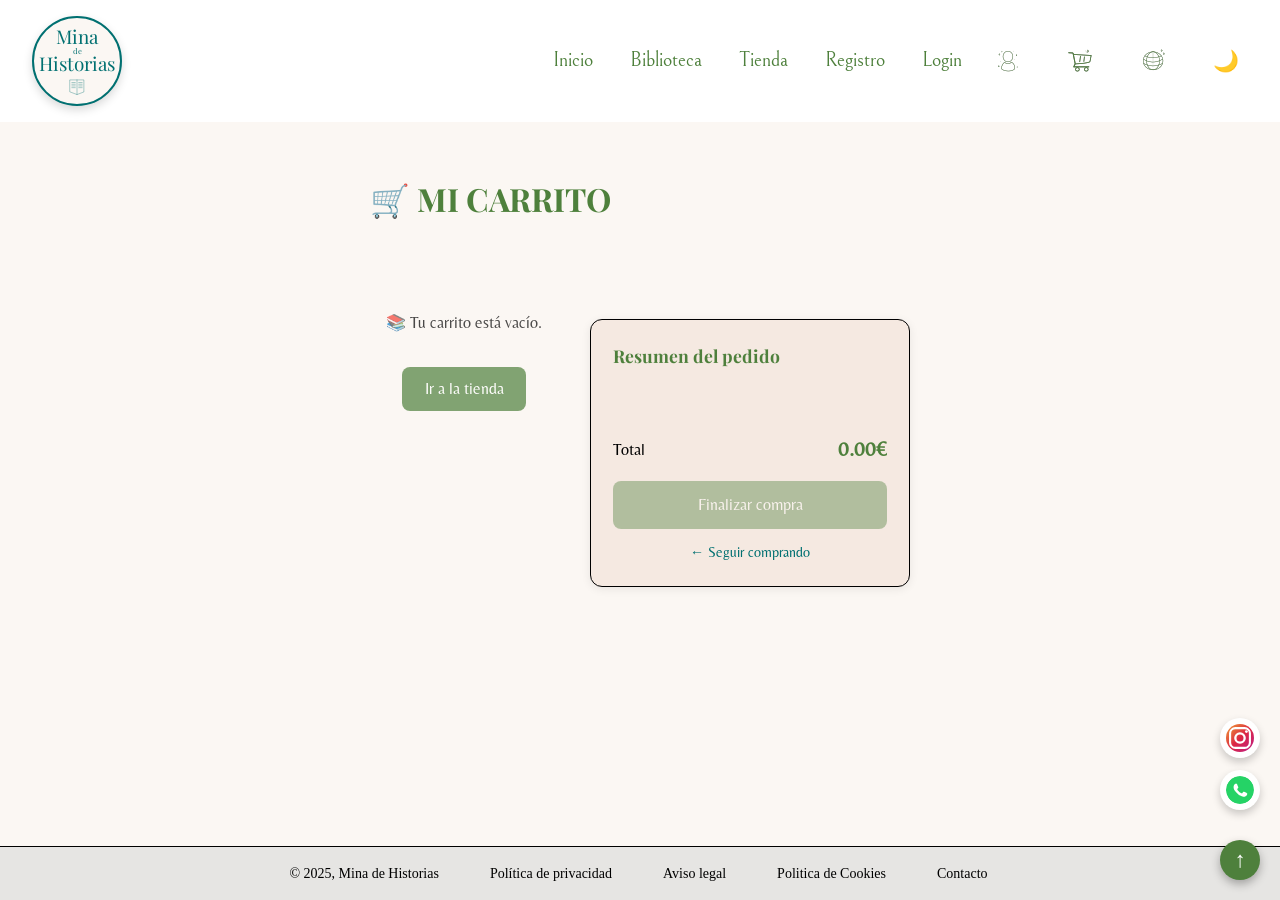
<file: carrito.html>
<!DOCTYPE html>
<html lang="es">
<head>
    <meta charset="UTF-8">
    <meta name="viewport" content="width=device-width, initial-scale=1.0">
    <meta name="description" content="Carrito de compra de Mina de Historias.">
    <meta name="robots" content="noindex, nofollow">
        <title>Carrito - Mina de Historias</title>
    <link rel="icon" href="favicon.png" type="image/png">
            <link rel="stylesheet" href="tailwind-local.css">
            <link rel="stylesheet" href="style.css">
    <!-- Preload de las fuentes principales -->
    <link rel="preload" as="font" type="font/woff2" href="fonts/playfair-display-latin-400-normal.woff2" crossorigin>
    <link rel="preload" as="font" type="font/woff2" href="fonts/bellefair-latin-400-normal.woff2" crossorigin>
    <link rel="preload" as="font" type="font/woff2" href="fonts/belleza-latin-400-normal.woff2" crossorigin>
    <link rel="preload" as="font" type="font/woff2" href="fonts/playfair-display-latin-400-italic.woff2" crossorigin>

    <link rel="stylesheet" href="fonts/fonts.css">
</head>
<body>
    <a href="#contenido-principal" class="skip-link">Saltar al contenido principal</a>

    <header>
        <div class="logo-title">
            <a href="index.html" class="logo" aria-label="Mina de Historias - Inicio">
                <svg class="logo-svg" viewBox="0 0 500 500" xmlns="http://www.w3.org/2000/svg" role="img">
                    <title>Logo de Mina de Historias</title>
                    <g class="anim-carga" font-family="'Playfair Display', serif" text-anchor="middle">
                        <text x="250" y="150" font-size="110" class="texto-tema">Mina</text>
                        <text x="250" y="210" font-size="45"  class="texto-tema">de</text>
                        <text x="250" y="310" font-size="110" class="texto-tema">Historias</text>
                    </g>
                    <g class="anim-hover libro-tema" transform="translate(200, 350)" fill="none" stroke="currentColor">
                        <path d="M10 10 L90 10 L90 80 L50 95 L10 80 Z M50 10 L50 95"/>
                        <path d="M20 25 L40 25 M20 35 L40 35 M20 45 L40 45 M20 55 L40 55"/>
                        <path d="M60 25 L80 25 M60 35 L80 35 M60 45 L80 45 M60 55 L80 55"/>
                    </g>
                </svg>
            </a>
        </div>

        <nav class="nav-menu" aria-label="Menú principal" id="nav-menu" aria-hidden="true">
            <ul>
                <li><a href="index.html">Inicio</a></li>
                <li><a href="biblioteca.html">Biblioteca</a></li>
                <li><a href="tienda.html">Tienda</a></li>
                <li><a href="registro.html">Registro</a></li>
                <li><a href="login.html">Login</a></li>
            </ul>
        </nav>

        <div class="header-right">
            <div class="header-actions">
                <a href="perfil.html" class="icono" aria-label="Perfil" title="Perfil">
                    <img src="imagenes/iconos/iconoUsuarioFondoClaro.png" alt="Perfil" class="icon-header">
                </a>
                <a href="carrito.html" class="icono icono-carrito-wrapper" aria-label="Abrir carrito de compra">
                    <img src="imagenes/iconos/carritoTonoClaro.png" alt="" class="icon-header">
                    <span class="carrito-badge" id="carrito-badge" aria-live="polite"></span>
                </a>
                <div class="dropdown">
                    <a href="#" class="icono dropbtn" aria-label="Cambiar idioma" aria-haspopup="true" aria-expanded="false" aria-controls="menu-idioma">
                        <img src="imagenes/iconos/globoTerraqueoClaro.png" alt="" class="icon-header">
                    </a>
                    <ul class="dropdown-content" aria-hidden="true" id="menu-idioma">
                        <li><a href="?lang=es"><img src="imagenes/idiomas/espania.png" alt="" class="flag"> Español</a></li>
                        <li><a href="?lang=en"><img src="imagenes/idiomas/inglaterra.jpg" alt="" class="flag"> English</a></li>
                    </ul>
                </div>
                <button id="toggle-theme" aria-label="Cambiar entre modo claro y oscuro" aria-pressed="false">🌙</button>
            </div>
            <button class="hamburger" aria-label="Abrir menú" aria-controls="nav-menu" aria-expanded="false">&#9776;</button>
        </div>
    </header>

    <main id="contenido-principal" class="carrito-main" tabindex="-1">
        <h1 class="carrito-titulo">🛒 MI CARRITO</h1>
        <div class="carrito-layout">
            <section class="carrito-productos" aria-label="Productos en el carrito">
                <div id="carrito-lista-items"></div>
                <div id="carrito-vacio" class="carrito-vacio" hidden>
                    <p>📚 Tu carrito está vacío.</p>
                    <a href="tienda.html" class="btn-ir-tienda">Ir a la tienda</a>
                </div>
            </section>
            <aside class="carrito-resumen" aria-label="Resumen del pedido">
                <h2>Resumen del pedido</h2>
                <ul class="resumen-lineas" id="resumen-lineas"></ul>
                <hr>
                <div class="resumen-total">
                    <span>Total</span>
                    <strong id="resumen-total-precio">0.00€</strong>
                </div>
                <button class="btn-finalizar" id="btn-finalizar" disabled>Finalizar compra</button>
                <a href="tienda.html" class="carrito-seguir-comprando">← Seguir comprando</a>
            </aside>
        </div>
    </main>

    <!-- MODAL ELIMINAR -->
    <div id="modal-eliminar" class="modal-overlay" role="dialog" aria-modal="true" aria-labelledby="modal-titulo" hidden>
        <div class="modal-caja">
            <h2 id="modal-titulo">¿Eliminar producto?</h2>
            <p id="modal-mensaje">¿Seguro que quieres eliminar este libro del carrito?</p>
            <div class="modal-botones">
                <button id="modal-btn-cancelar" class="btn-modal-cancelar">Cancelar</button>
                <button id="modal-btn-confirmar" class="btn-modal-confirmar">Sí, eliminar</button>
            </div>
        </div>
    </div>

    <footer>
        <ul class="footer-menu">
            <li>© 2025, <a href="index.html">Mina de Historias</a></li>
            <li><a href="politicaPrivacidad.html">Política de privacidad</a></li>
            <li><a href="avisoLegal.html">Aviso legal</a></li>
            <li><a href="cookies.html">Politica de Cookies</a></li>
            <li><a href="contacto.html">Contacto</a></li>
        </ul>
    </footer>

    <div class="social-icons">
        <a href="" target="_blank" aria-label="Instagram"><img src="imagenes/iconos/instagram.svg" alt="Instagram"></a>
        <a href="" target="_blank" aria-label="WhatsApp"><img src="imagenes/iconos/whatsapp.svg" alt="WhatsApp"></a>
    </div>
    <button id="btn-subir" aria-label="Volver arriba" title="Volver arriba">↑</button>

    <script src="script.js"></script>
    <script>
    (() => {
        const $ = id => document.getElementById(id);
        const lista   = $('carrito-lista-items');
        const vacio   = $('carrito-vacio');
        const resumen = $('resumen-lineas');
        const totalEl = $('resumen-total-precio');
        const btnFin  = $('btn-finalizar');
        const modal   = $('modal-eliminar');
        const modalMsg = $('modal-mensaje');
        const btnOk   = $('modal-btn-confirmar');
        const btnNo   = $('modal-btn-cancelar');
        let idEliminar = null;

        const corta = (t, n = 28) => t.length > n ? t.slice(0, n) + '…' : t;
        const toggleModal = abrir => {
            modal.hidden = !abrir;
            document.body.style.overflow = abrir ? 'hidden' : '';
        };

        function render() {
            const items = Carrito.obtener();
            vacio.hidden = items.length > 0;
            btnFin.disabled = !items.length;

            let total = 0;
            lista.innerHTML = items.map(it => {
                const sub = (+it.precio * it.cantidad).toFixed(2);
                total += +sub;
                return `
                    <div class="carrito-fila">
                        <img src="${it.img}" alt="${it.nombre}" class="carrito-fila-img">
                        <div class="carrito-fila-info">
                            <p class="carrito-fila-nombre">${it.nombre}</p>
                            <p class="carrito-fila-precio-unit">${(+it.precio).toFixed(2)}€ / unidad</p>
                        </div>
                        <div class="carrito-fila-controles">
                            <button class="ctrl-cantidad" data-id="${it.id}" data-d="-1" aria-label="Reducir cantidad">−</button>
                            <span class="ctrl-num">${it.cantidad}</span>
                            <button class="ctrl-cantidad" data-id="${it.id}" data-d="1" aria-label="Aumentar cantidad">+</button>
                        </div>
                        <p class="carrito-fila-subtotal">${sub}€</p>
                        <button class="carrito-fila-borrar" data-id="${it.id}" data-nombre="${it.nombre}" aria-label="Eliminar ${it.nombre}">🗑</button>
                    </div>`;
            }).join('');

            resumen.innerHTML = items.map(it => {
                const sub = (+it.precio * it.cantidad).toFixed(2);
                return `<li><span>${corta(it.nombre)} ×${it.cantidad}</span><span>${sub}€</span></li>`;
            }).join('');

            totalEl.textContent = total.toFixed(2) + '€';
        }

        // Delegación de eventos en la lista
        lista.addEventListener('click', e => {
            const btn = e.target.closest('button');
            if (!btn) return;
            const { id, d, nombre } = btn.dataset;

            if (btn.classList.contains('ctrl-cantidad')) {
                Carrito.cambiarCantidad(id, +d);
                render();
            } else if (btn.classList.contains('carrito-fila-borrar')) {
                const item = Carrito.obtener().find(i => String(i.id) === String(id));
                const cantidad = item ? Number(item.cantidad) : 0;

                if (cantidad > 1) {
                    // Más de una unidad: resta 1 sin pedir confirmación
                    Carrito.cambiarCantidad(id, -1);
                    render();
                } else {
                    // Última unidad: confirmar eliminación del producto
                    idEliminar = id;
                    modalMsg.textContent = `¿Seguro que quieres eliminar "${nombre}" del carrito?`;
                    toggleModal(true);
                    btnOk.focus();
                }
            }
        });

        // Modal
        btnOk.addEventListener('click', () => {
            if (idEliminar) Carrito.eliminar(idEliminar);
            idEliminar = null;
            toggleModal(false);
            render();
        });
        btnNo.addEventListener('click', () => toggleModal(false));
        modal.addEventListener('click', e => { if (e.target === modal) toggleModal(false); });
        document.addEventListener('keydown', e => { if (e.key === 'Escape' && !modal.hidden) toggleModal(false); });

        // Finalizar compra
        btnFin.addEventListener('click', () => {
            alert('🎉 ¡Pedido realizado con éxito! Gracias por tu compra.');
            Carrito.vaciar();
            render();
        });

        render();
    })();
    </script>
</body>
</html>
</file>
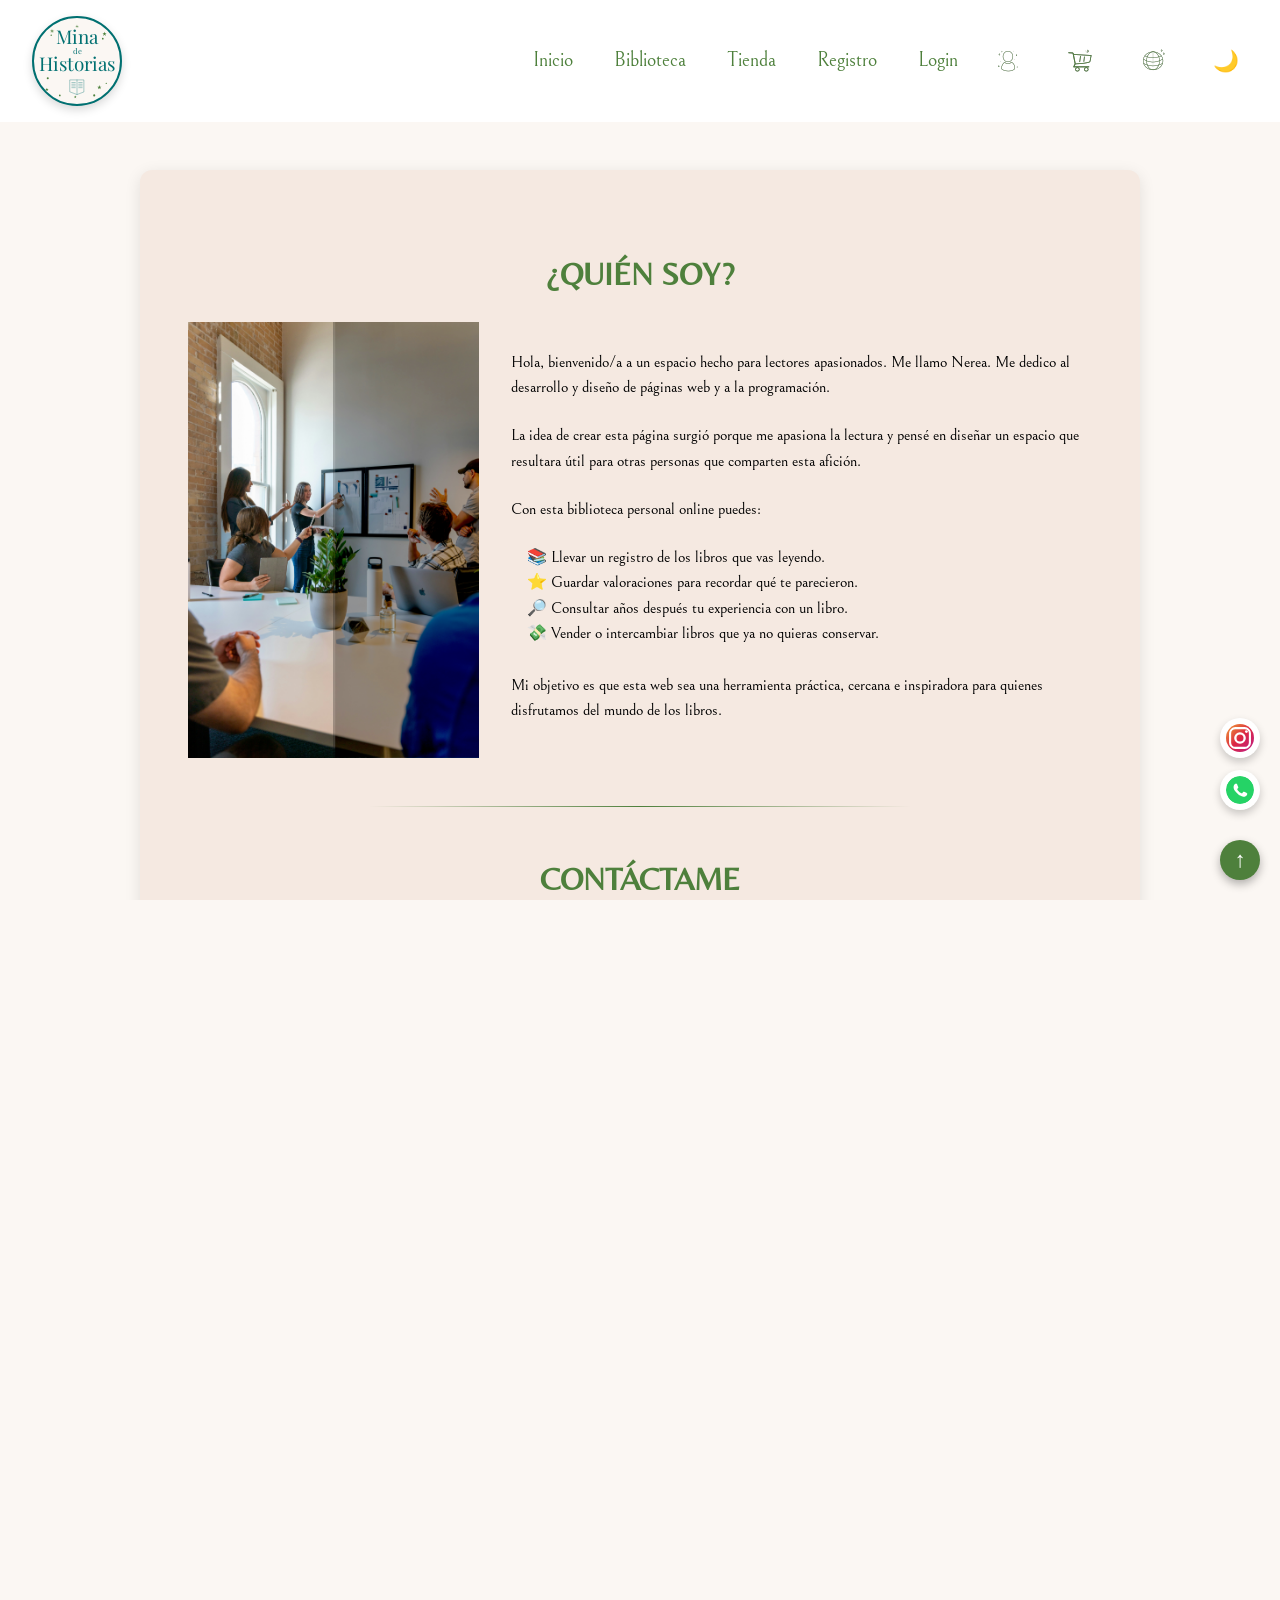
<file: contacto.html>
<!DOCTYPE html>
<html lang="es">
<head>
    <meta charset="UTF-8" />
    <meta name="viewport" content="width=device-width, initial-scale=1.0" />
    <meta http-equiv="X-UA-Compatible" content="IE=edge" />

    <meta name="description" content="Mina de Historias es tu tienda de libros de segunda mano y tu biblioteca online personal. Encuentra libros usados, ediciones económicas y lecturas para todos los gustos.">
    <meta name="keywords" content="Biblioteca, Biblioteca online, libros, libreria, tienda online, tienda de segunda mano, Mina, Mina de Historias, libros de fantasia, 
    libros de romance, libros de accion, libros de terror.">
    <meta name="robots" content="index, follow">
        <link rel="stylesheet" href="tailwind-local.css">
        <link rel="stylesheet" href="style.css">

    <title>Mina de Historias - Biblioteca online y tienda de libros de segunda mano.</title>
    <link rel="icon" href="favicon.png" type="image/png"> <!-- FAVICON -->

    <!-- Preload de las fuentes principales -->
    <link rel="preload" as="font" type="font/woff2" href="fonts/playfair-display-latin-400-normal.woff2" crossorigin>
    <link rel="preload" as="font" type="font/woff2" href="fonts/bellefair-latin-400-normal.woff2" crossorigin>
    <link rel="preload" as="font" type="font/woff2" href="fonts/belleza-latin-400-normal.woff2" crossorigin>
    <link rel="preload" as="font" type="font/woff2" href="fonts/playfair-display-latin-400-italic.woff2" crossorigin>

    <link rel="stylesheet" href="fonts/fonts.css">
</head>

<body>
    <header>
        <div class="logo-title">
            <a href="index.html" class="logo" aria-label="Mina de Historias - Inicio">
                <svg class="logo-svg" viewBox="0 0 500 500" xmlns="http://www.w3.org/2000/svg" role="img">
                    <title>Logo de Mina de Historias</title>

                    <g class="anim-carga">
                        <text x="250" y="150" font-family="'Playfair Display', serif" font-weight="400" font-size="110" class="texto-tema" text-anchor="middle">Mina</text>
                        <text x="250" y="210" font-family="'Playfair Display', serif" font-weight="400" font-size="45" class="texto-tema" text-anchor="middle">de</text>
                        <text x="250" y="310" font-family="'Playfair Display', serif" font-weight="400" font-size="110" class="texto-tema" text-anchor="middle">Historias</text>
                    </g>

                    <g class="anim-hover" transform="translate(200, 350)">
                        <path class="libro-tema" d="M10 10 L 90 10 L 90 80 L 50 95 L 10 80 Z M 50 10 L 50 95"/>
                        <path class="libro-tema" d="M20 25 L40 25 M20 35 L40 35 M20 45 L40 45 M20 55 L40 55"/>
                        <path class="libro-tema" d="M60 25 L80 25 M60 35 L80 35 M60 45 L80 45 M60 55 L80 55"/>
                    </g>

                    <g class="decoracion">
                        <circle class="estrella-tema" cx="100" cy="100" r="4" />
                        <circle class="estrella-tema" cx="400" cy="120" r="5" />
                        <circle class="estrella-tema" cx="80" cy="350" r="6" />
                        <circle class="estrella-tema" cx="420" cy="380" r="4" />
                        <circle class="estrella-tema" cx="150" cy="450" r="5" />
                        <circle class="estrella-tema" cx="350" cy="450" r="6" />
                        
                        <polygon class="estrella-tema" points="50,50 55,65 70,65 58,75 63,90 50,80 37,90 42,75 30,65 45,65" transform="translate(80, 40) scale(0.5)"/>
                        <polygon class="estrella-tema" points="50,50 55,65 70,65 58,75 63,90 50,80 37,90 42,75 30,65 45,65" transform="translate(230, 20) scale(0.4)"/>
                        <polygon class="estrella-tema" points="50,50 55,65 70,65 58,75 63,90 50,80 37,90 42,75 30,65 45,65" transform="translate(380, 50) scale(0.6)"/>
                        <polygon class="estrella-tema" points="50,50 55,65 70,65 58,75 63,90 50,80 37,90 42,75 30,65 45,65" transform="translate(50, 380) scale(0.5)"/>
                        <polygon class="estrella-tema" points="50,50 55,65 70,65 58,75 63,90 50,80 37,90 42,75 30,65 45,65" transform="translate(350, 360) scale(0.6)"/>
                        <polygon class="estrella-tema" points="50,50 55,65 70,65 58,75 63,90 50,80 37,90 42,75 30,65 45,65" transform="translate(220, 430) scale(0.4)"/>
                    </g>
                </svg>
            </a>
        </div>

        <nav class="nav-menu" aria-label="Menú principal" id="nav-menu" aria-hidden="true">
            <ul>
                <li><a href="index.html" class="relative after:content-[''] after:block after:w-0 after:h-[2px] after:bg-green-600 after:transition-all after:duration-300 hover:after:w-full">Inicio</a></li>
                <li><a href="biblioteca.html" class="relative after:content-[''] after:block after:w-0 after:h-[2px] after:bg-green-600 after:transition-all after:duration-300 hover:after:w-full">Biblioteca</a></li>
                <li><a href="tienda.html" class="relative after:content-[''] after:block after:w-0 after:h-[2px] after:bg-green-600 after:transition-all after:duration-300 hover:after:w-full">Tienda</a></li>
                <li><a href="registro.html" class="relative after:content-[''] after:block after:w-0 after:h-[2px] after:bg-green-600 after:transition-all after:duration-300 hover:after:w-full">Registro</a></li>
                <li><a href="login.html" class="relative after:content-[''] after:block after:w-0 after:h-[2px] after:bg-green-600 after:transition-all after:duration-300 hover:after:w-full">Login</a></li>
            </ul>
        </nav>

        <div class="header-right">
            <div class="header-actions">
                <a href="perfil.html" class="icono" aria-label="Perfil" title="Perfil">
                    <img src="imagenes/iconos/iconoUsuarioFondoClaro.png" alt="Perfil" class="icon-header">
                </a>
                <a href="carrito.html" class="icono" aria-label="Abrir carrito de compra">
                    <img src="imagenes/iconos/carritoTonoClaro.png" alt="" class="icon-header">
                </a>

                <div class="dropdown">
                    <a href="#" class="icono dropbtn" aria-label="Cambiar idioma" aria-haspopup="true" aria-expanded="false" aria-controls="menu-idioma">
                        <img src="imagenes/iconos/globoTerraqueoClaro.png" alt="" class="icon-header">
                    </a>
                    <ul class="dropdown-content" aria-hidden="true" id="menu-idioma">
                        <li><a href="?lang=es"><img src="imagenes/idiomas/espania.png" alt="" class="flag"> Español</a></li>
                        <li><a href="?lang=en"><img src="imagenes/idiomas/inglaterra.jpg" alt="" class="flag"> English</a></li>
                    </ul>
                </div>
                <button id="toggle-theme" aria-label="Cambiar entre modo claro y oscuro" aria-pressed="false">🌙</button>
            </div>
            <button class="hamburger" aria-label="Abrir menú" aria-controls="nav-menu" aria-expanded="false">&#9776;</button>
        </div>
    </header>

<main class="pagina-sobre-mi">
    <section class="sobre-mi-box">

        <!-- QUIÉN SOY -->
        <section class="bloque">
            <h1>¿QUIÉN SOY?</h1>

            <div class="bloque-contenido">
                <div class="columna-imagen">
                    <div class="foto-perfil">
                        <img src="imagenes/Contacto/fotoEquipo.jpg" alt="Foto de equipo">
                    </div>
                </div>

                <div class="texto">
                    <p>Hola, bienvenido/a a un espacio hecho para lectores apasionados. Me llamo Nerea. Me dedico al desarrollo y diseño de páginas web y a la 
                        programación.</p>

                    <p>La idea de crear esta página surgió porque me apasiona la lectura y pensé en diseñar un espacio que resultara útil para otras personas 
                        que comparten esta afición.</p>

                    <p>Con esta biblioteca personal online puedes:</p>

                    <ul>
                        <li>📚 Llevar un registro de los libros que vas leyendo.</li>
                        <li>⭐ Guardar valoraciones para recordar qué te parecieron.</li>
                        <li>🔎 Consultar años después tu experiencia con un libro.</li>
                        <li>💸 Vender o intercambiar libros que ya no quieras conservar.</li>
                    </ul>

                    <p>Mi objetivo es que esta web sea una herramienta práctica, cercana e inspiradora para quienes disfrutamos del mundo de los libros.</p>
                </div>
            </div>
        </section>


        <!-- CONTACTO -->
        <section class="bloque">
            <h1>CONTÁCTAME</h1>

            <div class="bloque-contenido contacto">
                <ul>
                    <li>📧 Correo electrónico: nerea@gmail.com</li>
                    <li>📞 Teléfono: 687298635</li>
                    <li>📍 Dirección: Calle Calzada de Castro, 45</li>
                </ul>

                <iframe
                    src="https://www.google.com/maps?q=Calle%20Calzada%20de%20Castro%2045&output=embed" class="mapa" loading="lazy">
                </iframe>
            </div>
        </section>

        <!-- NUESTRO ESPACIO -->
<section class="bloque">
    <h1>MI ESPACIO</h1>

    <div class="bloque-contenido">
        <div class="video-wrapper">
            <iframe
                src="https://www.youtube.com/embed/9CYYw30tRBA?cc_load_policy=1&cc_lang_pref=es" title="Vídeo sobre la empresa" loading="lazy"
                allow="accelerometer; autoplay; clipboard-write; encrypted-media; gyroscope; picture-in-picture" allowfullscreen>
            </iframe>

            <div class="video-fallback">
                <a href="https://www.youtube.com/watch?v=9CYYw30tRBA" target="_blank" aria-label="Ver vídeo en YouTube">
                    <img src="imagenes/Contacto/fotoVideo.png" alt="Vista previa del vídeo"> <span class="play-btn">▶</span>
                </a>
            </div>
        </div>

        <div class="texto">
            <p>
                Este es mi espacio de trabajo, un lugar donde desarrollo proyectos digitales y doy forma a ideas
                relacionadas con el diseño web y la programación.
            </p>

            <p>
                Aquí es donde nacen proyectos como esta biblioteca online, pensados para ofrecer experiencias
                útiles, cuidadas y accesibles para las personas que las utilizan.
            </p>

            <p>
                Un entorno tranquilo y creativo que refleja mi forma de trabajar: cercana, organizada y orientada
                a crear soluciones prácticas en el entorno digital.
            </p>
        </div>
    </div>
</section>

</main>

<!-- FOOTER -->
<footer>
    <ul class="footer-menu">
        <li>© 2025, <a href="index.html">Mina de Historias</a></li>
        <li><a href="politicaPrivacidad.html">Política de privacidad</a></li>
        <li><a href="avisoLegal.html">Aviso legal</a></li>
        <li><a href="cookies.html">Politica de Cookies</a></li>
        <li><a href="contacto.html">Contacto</a></li>
    </ul>
</footer>

<!-- Redes sociales -->
<div class="social-icons">
    <a href="" target="_blank" aria-label="Instagram">
        <img src="imagenes/iconos/instagram.svg" alt="Instagram" />
    </a>

    <a href="" target="_blank" aria-label="WhatsApp">
        <img src="imagenes/iconos/whatsapp.svg" alt="WhatsApp" />
    </a>
</div>

<button id="btn-subir" aria-label="Volver arriba" title="Volver arriba">
    ↑
</button>

<script src="script.js"></script>

</body>
</html>
</file>
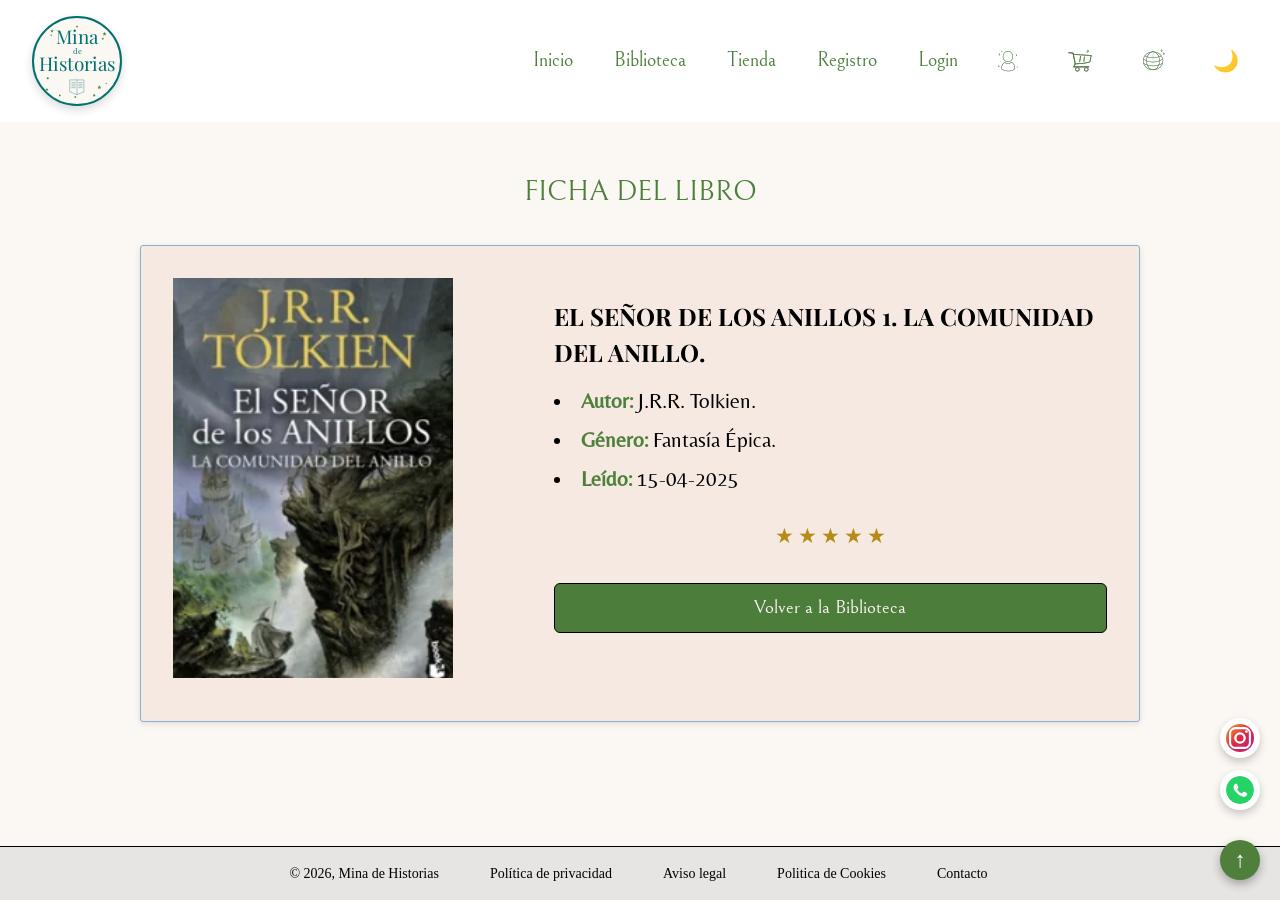
<file: fichaDelLibro.html>
<!DOCTYPE html>
<html lang="es">
<head>
    <meta charset="UTF-8" />
    <meta name="viewport" content="width=device-width, initial-scale=1.0" />
    <meta http-equiv="X-UA-Compatible" content="IE=edge" />

    <meta name="description" content="Consulta la ficha del libro seleccionado en tu biblioteca online de Mina de Historias. Información, valoración y detalles del título.">
    <meta name="keywords" content="Biblioteca, Biblioteca online, libros, libreria, tienda online, Mina, Mina de Historias, información del libro, reseñas de libros, lectura, ficha del libro.">
    <meta name="robots" content="index, follow">
            <link rel="stylesheet" href="tailwind-local.css">
            <link rel="stylesheet" href="style.css">

    <title>Ficha del libro - Mina de Historias | Biblioteca online</title>
    <link rel="icon" href="favicon.png" type="image/png"> <link rel="stylesheet" href="https://cdnjs.cloudflare.com/ajax/libs/font-awesome/6.4.0/css/all.min.css">
    <!-- Preload de las fuentes principales -->
    <link rel="preload" as="font" type="font/woff2" href="fonts/playfair-display-latin-400-normal.woff2" crossorigin>
    <link rel="preload" as="font" type="font/woff2" href="fonts/bellefair-latin-400-normal.woff2" crossorigin>
    <link rel="preload" as="font" type="font/woff2" href="fonts/belleza-latin-400-normal.woff2" crossorigin>
    <link rel="preload" as="font" type="font/woff2" href="fonts/playfair-display-latin-400-italic.woff2" crossorigin>


    <link rel="stylesheet" href="fonts/fonts.css">
</head>

<body>
    <a href="#contenido-principal" class="skip-link">Saltar al contenido principal</a>

    <header>
        <div class="logo-title">
            <a href="index.html" class="logo" aria-label="Mina de Historias - Inicio">
                <svg class="logo-svg" viewBox="0 0 500 500" xmlns="http://www.w3.org/2000/svg" role="img">
                    <title>Logo de Mina de Historias</title>

                    <g class="anim-carga">
                        <text x="250" y="150" font-family="'Playfair Display', serif" font-weight="400" font-size="110" class="texto-tema" text-anchor="middle">Mina</text>
                        <text x="250" y="210" font-family="'Playfair Display', serif" font-weight="400" font-size="45" class="texto-tema" text-anchor="middle">de</text>
                        <text x="250" y="310" font-family="'Playfair Display', serif" font-weight="400" font-size="110" class="texto-tema" text-anchor="middle">Historias</text>
                    </g>

                    <g class="anim-hover" transform="translate(200, 350)">
                        <path class="libro-tema" d="M10 10 L 90 10 L 90 80 L 50 95 L 10 80 Z M 50 10 L 50 95"/>
                        <path class="libro-tema" d="M20 25 L40 25 M20 35 L40 35 M20 45 L40 45 M20 55 L40 55"/>
                        <path class="libro-tema" d="M60 25 L80 25 M60 35 L80 35 M60 45 L80 45 M60 55 L80 55"/>
                    </g>

                    <g class="decoracion">
                        <circle class="estrella-tema" cx="100" cy="100" r="4" />
                        <circle class="estrella-tema" cx="400" cy="120" r="5" />
                        <circle class="estrella-tema" cx="80" cy="350" r="6" />
                        <circle class="estrella-tema" cx="420" cy="380" r="4" />
                        <circle class="estrella-tema" cx="150" cy="450" r="5" />
                        <circle class="estrella-tema" cx="350" cy="450" r="6" />
                        
                        <polygon class="estrella-tema" points="50,50 55,65 70,65 58,75 63,90 50,80 37,90 42,75 30,65 45,65" transform="translate(80, 40) scale(0.5)"/>
                        <polygon class="estrella-tema" points="50,50 55,65 70,65 58,75 63,90 50,80 37,90 42,75 30,65 45,65" transform="translate(230, 20) scale(0.4)"/>
                        <polygon class="estrella-tema" points="50,50 55,65 70,65 58,75 63,90 50,80 37,90 42,75 30,65 45,65" transform="translate(380, 50) scale(0.6)"/>
                        <polygon class="estrella-tema" points="50,50 55,65 70,65 58,75 63,90 50,80 37,90 42,75 30,65 45,65" transform="translate(50, 380) scale(0.5)"/>
                        <polygon class="estrella-tema" points="50,50 55,65 70,65 58,75 63,90 50,80 37,90 42,75 30,65 45,65" transform="translate(350, 360) scale(0.6)"/>
                        <polygon class="estrella-tema" points="50,50 55,65 70,65 58,75 63,90 50,80 37,90 42,75 30,65 45,65" transform="translate(220, 430) scale(0.4)"/>
                    </g>
                </svg>
            </a>
        </div>

        <nav class="nav-menu" aria-label="Menú principal" id="nav-menu" aria-hidden="true">
            <ul>
                <li><a href="index.html" class="relative after:content-[''] after:block after:w-0 after:h-[2px] after:bg-green-600 after:transition-all after:duration-300 hover:after:w-full">Inicio</a></li>
                <li><a href="biblioteca.html" class="relative after:content-[''] after:block after:w-0 after:h-[2px] after:bg-green-600 after:transition-all after:duration-300 hover:after:w-full">Biblioteca</a></li>
                <li><a href="tienda.html" class="relative after:content-[''] after:block after:w-0 after:h-[2px] after:bg-green-600 after:transition-all after:duration-300 hover:after:w-full">Tienda</a></li>
                <li><a href="registro.html" class="relative after:content-[''] after:block after:w-0 after:h-[2px] after:bg-green-600 after:transition-all after:duration-300 hover:after:w-full">Registro</a></li>
                <li><a href="login.html" class="relative after:content-[''] after:block after:w-0 after:h-[2px] after:bg-green-600 after:transition-all after:duration-300 hover:after:w-full">Login</a></li>
            </ul>
        </nav>

        <div class="header-right">
            <div class="header-actions">
                <a href="perfil.html" class="icono" aria-label="Perfil" title="Perfil">
                    <img src="imagenes/iconos/iconoUsuarioFondoClaro.png" alt="Perfil" class="icon-header">
                </a>
                <a href="carrito.html" class="icono icono-carrito-wrapper" aria-label="Abrir carrito de compra">
                    <img src="imagenes/iconos/carritoTonoClaro.png" alt="" class="icon-header">
                    <span class="carrito-badge" id="carrito-badge" aria-live="polite"></span>
                </a>

                <div class="dropdown">
                    <a href="#" class="icono dropbtn" aria-label="Cambiar idioma" aria-haspopup="true" aria-expanded="false" aria-controls="menu-idioma">
                        <img src="imagenes/iconos/globoTerraqueoClaro.png" alt="" class="icon-header">
                    </a>
                    <ul class="dropdown-content" aria-hidden="true" id="menu-idioma">
                        <li><a href="?lang=es"><img src="imagenes/idiomas/espania.png" alt="" class="flag"> Español</a></li>
                        <li><a href="?lang=en"><img src="imagenes/idiomas/inglaterra.jpg" alt="" class="flag"> English</a></li>
                    </ul>
                </div>
                <button id="toggle-theme" aria-label="Cambiar entre modo claro y oscuro" aria-pressed="false">🌙</button>
            </div>
            <button class="hamburger" aria-label="Abrir menú" aria-controls="nav-menu" aria-expanded="false">&#9776;</button>
        </div>
    </header>

<section id="contenido-principal" class="banner-ficha" tabindex="-1">
<h1 class="titulo-ficha">FICHA DEL LIBRO</h1>
    <article class="section-ficha">
        <div class="ficha-contenido">

            <div class="ficha-imagen">
                <a href="imagenes/productos/fotosGrandes/elSeniorDeLosAnillos_800x1200.png" target="_blank">
                    <picture>
                        <source type="image/webp" srcset="imagenes/productos/fotosPequeñas/elSeniorDeLosAnillos_200x300.webp 480w, imagenes/productos/fotosMedianas/elSeniorDeLosAnillos_400x600.webp 800w" sizes="(max-width: 768px) 100vw, 400px">
                        <img src="imagenes/productos/fotosMedianas/elSeniorDeLosAnillos_400x600.png" srcset="imagenes/productos/fotosPequeñas/elSeniorDeLosAnillos_200x300.png 480w, imagenes/productos/fotosMedianas/elSeniorDeLosAnillos_400x600.png 800w" sizes="(max-width: 768px) 100vw, 400px" loading="lazy" alt="El Señor de los Anillos 1">
                    </picture>
                </a>
            </div>

            <div class="ficha-detalles">
                <h2>EL SEÑOR DE LOS ANILLOS 1. LA COMUNIDAD DEL ANILLO.</h2>
                <ul>
                    <li><strong>Autor:</strong> J.R.R. Tolkien.</li>
                    <li><strong>Género:</strong> Fantasía Épica.</li>
                    <li><strong>Leído:</strong> <time>15-04-2025</time></li>
                </ul>

                <div class="estrellas rating" aria-label="Valorar libro">
                    <input type="radio" name="valoracion-libro" value="5" aria-label="5 estrellas">
                    <input type="radio" name="valoracion-libro" value="4" aria-label="4 estrellas">
                    <input type="radio" name="valoracion-libro" value="3" aria-label="3 estrellas">
                    <input type="radio" name="valoracion-libro" value="2" aria-label="2 estrellas">
                    <input type="radio" name="valoracion-libro" value="1" aria-label="1 estrella">
                </div>

                <a href="biblioteca.html" class="volver-biblioteca">
                    Volver a la Biblioteca
                </a>
            </div>

        </div>
    </article>
</section>  

<footer>
    <ul class="footer-menu">
        <li>© 2026, <a href="index.html">Mina de Historias</a></li>
        <li><a href="politicaPrivacidad.html">Política de privacidad</a></li>
        <li><a href="avisoLegal.html">Aviso legal</a></li>
        <li><a href="cookies.html">Politica de Cookies</a></li>
        <li><a href="contacto.html">Contacto</a></li>
    </ul>
</footer>

<div class="social-icons">
    <a href="" target="_blank" aria-label="Instagram">
        <img src="imagenes/iconos/instagram.svg" alt="Instagram" />
    </a>

    <a href="" target="_blank" aria-label="WhatsApp">
        <img src="imagenes/iconos/whatsapp.svg" alt="WhatsApp" />
    </a>
</div>

<button id="btn-subir" aria-label="Volver arriba" title="Volver arriba">
    ↑
</button>

<script src="script.js"></script>

</body>
</html>
</file>
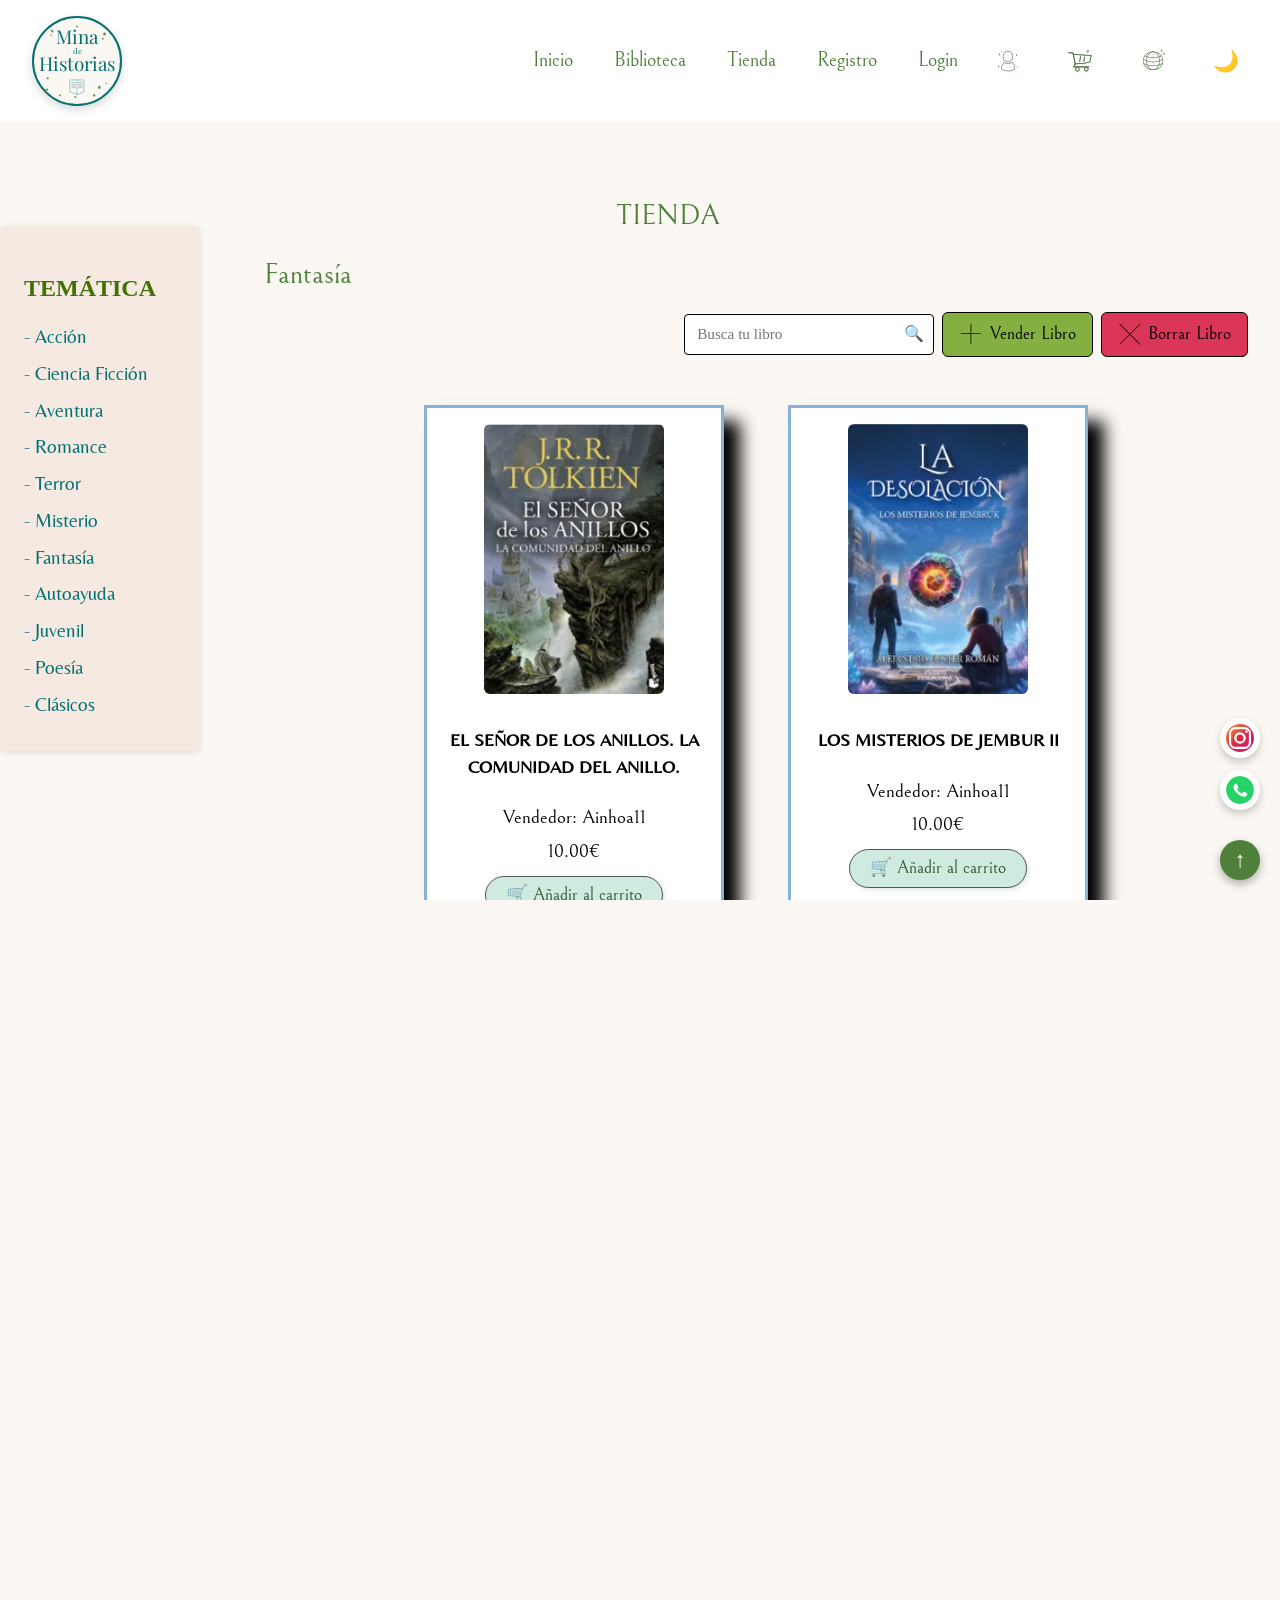
<file: tienda.html>
<!DOCTYPE html>
<html lang="es">
<head>
    <meta charset="UTF-8" />
    <meta name="viewport" content="width=device-width, initial-scale=1.0" />
    <meta http-equiv="X-UA-Compatible" content="IE=edge" />

    <meta name="description" content="Consulta y organiza los libros de tu biblioteca online personal en Mina de Historias. Ordena tus lecturas por temáticas.">
    <meta name="keywords" content="Biblioteca, Biblioteca online, libros, libreria, Mina, Mina de Historias, libros de fantasia, romance, accion, terror, juveniles, autoayuda, misterio, clásicos.">
    <meta name="robots" content="index, follow">
            <link rel="stylesheet" href="tailwind-local.css">
            <link rel="stylesheet" href="style.css">

    <title>Tienda - Mina de Historias | Tienda online</title>
    <link rel="icon" href="favicon.png" type="image/png"> <link rel="stylesheet" href="https://cdnjs.cloudflare.com/ajax/libs/font-awesome/6.4.0/css/all.min.css">
    <!-- Preload de las fuentes principales -->
    <link rel="preload" as="font" type="font/woff2" href="fonts/playfair-display-latin-400-normal.woff2" crossorigin>
    <link rel="preload" as="font" type="font/woff2" href="fonts/bellefair-latin-400-normal.woff2" crossorigin>
    <link rel="preload" as="font" type="font/woff2" href="fonts/belleza-latin-400-normal.woff2" crossorigin>
    <link rel="preload" as="font" type="font/woff2" href="fonts/playfair-display-latin-400-italic.woff2" crossorigin>


    <link rel="stylesheet" href="fonts/fonts.css">
</head>

<body>
    <a href="#contenido-principal" class="skip-link">Saltar al contenido principal</a>

    <header>
        <div class="logo-title">
            <a href="index.html" class="logo" aria-label="Mina de Historias - Inicio">
                <svg class="logo-svg" viewBox="0 0 500 500" xmlns="http://www.w3.org/2000/svg" role="img">
                    <title>Logo de Mina de Historias</title>

                    <g class="anim-carga">
                        <text x="250" y="150" font-family="'Playfair Display', serif" font-weight="400" font-size="110" class="texto-tema" text-anchor="middle">Mina</text>
                        <text x="250" y="210" font-family="'Playfair Display', serif" font-weight="400" font-size="45" class="texto-tema" text-anchor="middle">de</text>
                        <text x="250" y="310" font-family="'Playfair Display', serif" font-weight="400" font-size="110" class="texto-tema" text-anchor="middle">Historias</text>
                    </g>

                    <g class="anim-hover" transform="translate(200, 350)">
                        <path class="libro-tema" d="M10 10 L 90 10 L 90 80 L 50 95 L 10 80 Z M 50 10 L 50 95"/>
                        <path class="libro-tema" d="M20 25 L40 25 M20 35 L40 35 M20 45 L40 45 M20 55 L40 55"/>
                        <path class="libro-tema" d="M60 25 L80 25 M60 35 L80 35 M60 45 L80 45 M60 55 L80 55"/>
                    </g>

                    <g class="decoracion">
                        <circle class="estrella-tema" cx="100" cy="100" r="4" />
                        <circle class="estrella-tema" cx="400" cy="120" r="5" />
                        <circle class="estrella-tema" cx="80" cy="350" r="6" />
                        <circle class="estrella-tema" cx="420" cy="380" r="4" />
                        <circle class="estrella-tema" cx="150" cy="450" r="5" />
                        <circle class="estrella-tema" cx="350" cy="450" r="6" />
                        
                        <polygon class="estrella-tema" points="50,50 55,65 70,65 58,75 63,90 50,80 37,90 42,75 30,65 45,65" transform="translate(80, 40) scale(0.5)"/>
                        <polygon class="estrella-tema" points="50,50 55,65 70,65 58,75 63,90 50,80 37,90 42,75 30,65 45,65" transform="translate(230, 20) scale(0.4)"/>
                        <polygon class="estrella-tema" points="50,50 55,65 70,65 58,75 63,90 50,80 37,90 42,75 30,65 45,65" transform="translate(380, 50) scale(0.6)"/>
                        <polygon class="estrella-tema" points="50,50 55,65 70,65 58,75 63,90 50,80 37,90 42,75 30,65 45,65" transform="translate(50, 380) scale(0.5)"/>
                        <polygon class="estrella-tema" points="50,50 55,65 70,65 58,75 63,90 50,80 37,90 42,75 30,65 45,65" transform="translate(350, 360) scale(0.6)"/>
                        <polygon class="estrella-tema" points="50,50 55,65 70,65 58,75 63,90 50,80 37,90 42,75 30,65 45,65" transform="translate(220, 430) scale(0.4)"/>
                    </g>
                </svg>
            </a>
        </div>

        <nav class="nav-menu" aria-label="Menú principal" id="nav-menu" aria-hidden="true">
            <ul>
                <li><a href="index.html" class="relative after:content-[''] after:block after:w-0 after:h-[2px] after:bg-green-600 after:transition-all after:duration-300 hover:after:w-full">Inicio</a></li>
                <li><a href="biblioteca.html" class="relative after:content-[''] after:block after:w-0 after:h-[2px] after:bg-green-600 after:transition-all after:duration-300 hover:after:w-full">Biblioteca</a></li>
                <li><a href="tienda.html" class="relative after:content-[''] after:block after:w-0 after:h-[2px] after:bg-green-600 after:transition-all after:duration-300 hover:after:w-full">Tienda</a></li>
                <li><a href="registro.html" class="relative after:content-[''] after:block after:w-0 after:h-[2px] after:bg-green-600 after:transition-all after:duration-300 hover:after:w-full">Registro</a></li>
                <li><a href="login.html" class="relative after:content-[''] after:block after:w-0 after:h-[2px] after:bg-green-600 after:transition-all after:duration-300 hover:after:w-full">Login</a></li>
            </ul>
        </nav>

        <div class="header-right">
            <div class="header-actions">
                <a href="perfil.html" class="icono" aria-label="Perfil" title="Perfil">
                    <img src="imagenes/iconos/iconoUsuarioFondoClaro.png" alt="Perfil" class="icon-header">
                </a>
                <a href="carrito.html" class="icono icono-carrito-wrapper" aria-label="Abrir carrito de compra">
                    <img src="imagenes/iconos/carritoTonoClaro.png" alt="" class="icon-header">
                    <span class="carrito-badge" id="carrito-badge" aria-live="polite"></span>
                </a>

                <div class="dropdown">
                    <a href="#" class="icono dropbtn" aria-label="Cambiar idioma" aria-haspopup="true" aria-expanded="false" aria-controls="menu-idioma">
                        <img src="imagenes/iconos/globoTerraqueoClaro.png" alt="" class="icon-header">
                    </a>
                    <ul class="dropdown-content" aria-hidden="true" id="menu-idioma">
                        <li><a href="?lang=es"><img src="imagenes/idiomas/espania.png" alt="" class="flag"> Español</a></li>
                        <li><a href="?lang=en"><img src="imagenes/idiomas/inglaterra.jpg" alt="" class="flag"> English</a></li>
                    </ul>
                </div>
                <button id="toggle-theme" aria-label="Cambiar entre modo claro y oscuro" aria-pressed="false">🌙</button>
            </div>
            <button class="hamburger" aria-label="Abrir menú" aria-controls="nav-menu" aria-expanded="false">&#9776;</button>
        </div>
    </header>
    
<section class="layout">
    <aside id="menu-tematicas" class="reveal" aria-label="Filtrar por temática">
        <h2>TEMÁTICA</h2>
        <ul>
            <li><a href="#">- Acción</a></li>
            <li><a href="#">- Ciencia Ficción</a></li>
            <li><a href="#">- Aventura</a></li>
            <li><a href="#">- Romance</a></li>
            <li><a href="#">- Terror</a></li>
            <li><a href="#">- Misterio</a></li>
            <li><a href="#">- Fantasía</a></li>
            <li><a href="#">- Autoayuda</a></li>
            <li><a href="#">- Juvenil</a></li>
            <li><a href="#">- Poesía</a></li>
            <li><a href="#">- Clásicos</a></li>
        </ul>
    </aside>

    <main id="contenido-principal" class="bibliotecaYtienda" tabindex="-1">
        <h1>TIENDA</h1>     
        <h2 class="categoria">Fantasía</h2>

        <form class="search-bar reveal" role="search" aria-label="Buscar libros">
            <div class="search-input">
                <input type="text" placeholder="Busca tu libro" aria-label="Busca tu libro" />
                <span class="icon-lupa">🔍</span>
            </div>
        <button class="btn-add hover:animate-jelly" type="button"><img src="imagenes/iconos/iconoAniadirClaro.png" class="btn-icon" alt="">Vender Libro</button>

        <button class="btn-delete hover:animate-jelly" type="button"><img src="imagenes/iconos/iconoEliminarClaro.png" class="btn-icon" alt="">Borrar Libro</button>
        </form>

        <div class="libros-grid">
            
            <article class="libro-card reveal"
                data-id="1"
                data-nombre="El Señor de los Anillos. La Comunidad del Anillo."
                data-precio="10.00"
                data-img="imagenes/productos/fotosPequeñas/elSeniorDeLosAnillos_200x300.png">
                <a href="imagenes/productos/fotosGrandes/elSeniorDeLosAnillos_800x1200.png" target="_blank">
                    <picture><source type="image/webp" srcset="imagenes/productos/fotosPequeñas/elSeniorDeLosAnillos_200x300.webp 480w,
                        imagenes/productos/fotosMedianas/elSeniorDeLosAnillos_400x600.webp 800w" sizes="(max-width: 768px) 100vw, 200px"><img src="imagenes/productos/fotosMedianas/elSeniorDeLosAnillos_400x600.png" srcset="imagenes/productos/fotosPequeñas/elSeniorDeLosAnillos_200x300.png 480w,
                        imagenes/productos/fotosMedianas/elSeniorDeLosAnillos_400x600.png 800w"
                        sizes="(max-width: 768px) 100vw, 200px"
                        loading="lazy"
                        alt="Libro de fantasía en tu biblioteca online: El Señor de los Anillos"
                    /></picture>
                </a>
                <a href="fichaDelLibro.html">
                    <h3>EL SEÑOR DE LOS ANILLOS. LA COMUNIDAD DEL ANILLO.</h3>
                </a>
                <div class="datos-tienda">
                    <p class="vendedor">Vendedor: Ainhoa11</p>
                    <p class="precio">10.00€</p>
                    <button class="btn-comprar btn-aniadir-carrito">🛒 Añadir al carrito</button>
                </div>
            </article>

            <article class="libro-card reveal"
                data-id="2"
                data-nombre="Los Misterios de Jembur II"
                data-precio="10.00"
                data-img="imagenes/productos/fotosPequeñas/losMisteriosDeJembur_200x300.png">
                <a href="imagenes/productos/fotosGrandes/losMisteriosDeJembur_800x1200.png" target="_blank">
                    <picture><source type="image/webp" srcset="imagenes/productos/fotosPequeñas/losMisteriosDeJembur_200x300.webp 480w,
                            imagenes/productos/fotosMedianas/losMisteriosDeJembur_400x600.webp 800w" sizes="(max-width: 768px) 100vw, 200px"><img src="imagenes/productos/fotosMedianas/losMisteriosDeJembur_400x600.png" srcset="imagenes/productos/fotosPequeñas/losMisteriosDeJembur_200x300.png 480w,
                            imagenes/productos/fotosMedianas/losMisteriosDeJembur_400x600.png 800w"
                        sizes="(max-width: 768px) 100vw, 200px"
                        loading="lazy"
                        alt="Los misterios de Jembur II"
                    /></picture>
                </a>
                <h3>LOS MISTERIOS DE JEMBUR II</h3>
                <div class="datos-tienda">
                    <p class="vendedor">Vendedor: Ainhoa11</p>
                    <p class="precio">10.00€</p>
                    <button class="btn-comprar btn-aniadir-carrito">🛒 Añadir al carrito</button>
                </div>
            </article>

            <article class="libro-card reveal"
                data-id="3"
                data-nombre="Juego de Tronos (Canción de Hielo y Fuego 1)"
                data-precio="10.00"
                data-img="imagenes/productos/fotosPequeñas/juegoDeTronos_200x300.png">
                <a href="imagenes/productos/fotosGrandes/juegoDeTronos_800x1200.png" target="_blank">
                    <picture><source type="image/webp" srcset="imagenes/productos/fotosPequeñas/juegoDeTronos_200x300.webp 480w,
                            imagenes/productos/fotosMedianas/juegoDeTronos_400x600.webp 800w" sizes="(max-width: 768px) 100vw, 200px"><img src="imagenes/productos/fotosMedianas/juegoDeTronos_400x600.png" srcset="imagenes/productos/fotosPequeñas/juegoDeTronos_200x300.png 480w,
                            imagenes/productos/fotosMedianas/juegoDeTronos_400x600.png 800w"
                        sizes="(max-width: 768px) 100vw, 200px"
                        loading="lazy"
                        alt="Juego de Tronos"
                    /></picture>
                </a>
                <h3>JUEGO DE TRONOS</h3>
                <div class="datos-tienda">
                    <p class="vendedor">Vendedor: Ainhoa11</p>
                    <p class="precio">10.00€</p>
                    <button class="btn-comprar btn-aniadir-carrito">🛒 Añadir al carrito</button>
                </div>
            </article>

            <article class="libro-card reveal"
                data-id="4"
                data-nombre="Vínculos de Sangre"
                data-precio="10.00"
                data-img="imagenes/productos/fotosPequeñas/vinculosDeSangre_200x300.png">
                <a href="imagenes/productos/fotosGrandes/vinculosDeSangre_800x1200.png" target="_blank">
                    <picture><source type="image/webp" srcset="imagenes/productos/fotosPequeñas/vinculosDeSangre_200x300.webp 480w,
                            imagenes/productos/fotosMedianas/vinculosDeSangre_400x600.webp 800w" sizes="(max-width: 768px) 100vw, 200px"><img src="imagenes/productos/fotosMedianas/vinculosDeSangre_400x600.png" srcset="imagenes/productos/fotosPequeñas/vinculosDeSangre_200x300.png 480w,
                            imagenes/productos/fotosMedianas/vinculosDeSangre_400x600.png 800w"
                        sizes="(max-width: 768px) 100vw, 200px"
                        loading="lazy"
                        alt="Vínculos de sangre"
                    /></picture>
                </a>
                <h3>VÍNCULOS DE SANGRE</h3>
                <div class="datos-tienda">
                    <p class="vendedor">Vendedor: Ainhoa11</p>
                    <p class="precio">10.00€</p>
                    <button class="btn-comprar btn-aniadir-carrito">🛒 Añadir al carrito</button>
                </div>
            </article>

            <article class="libro-card reveal"
                data-id="5"
                data-nombre="El Filo del Agua"
                data-precio="10.00"
                data-img="imagenes/productos/fotosPequeñas/elFiloDelAgua_200x300.png">
                <a href="imagenes/productos/fotosGrandes/elFiloDelAgua_800x1200.png" target="_blank">
                    <picture><source type="image/webp" srcset="imagenes/productos/fotosPequeñas/elFiloDelAgua_200x300.webp 480w,
                            imagenes/productos/fotosMedianas/elFiloDelAgua_400x600.webp 800w" sizes="(max-width: 768px) 100vw, 200px"><img src="imagenes/productos/fotosMedianas/elFiloDelAgua_400x600.png" srcset="imagenes/productos/fotosPequeñas/elFiloDelAgua_200x300.png 480w,
                            imagenes/productos/fotosMedianas/elFiloDelAgua_400x600.png 800w"
                        sizes="(max-width: 768px) 100vw, 200px"
                        loading="lazy"
                        alt="El filo del agua"/></picture>
                </a>
                <h3>EL FILO DEL AGUA</h3>
                <div class="datos-tienda">
                    <p class="vendedor">Vendedor: Ainhoa11</p>
                    <p class="precio">10.00€</p>
                    <button class="btn-comprar btn-aniadir-carrito">🛒 Añadir al carrito</button>
                </div>
            </article>

            <article class="libro-card reveal"
                data-id="6"
                data-nombre="El Don de Alma"
                data-precio="10.00"
                data-img="imagenes/productos/fotosPequeñas/elDonDelAlma_200x300.png">
                <a href="imagenes/productos/fotosGrandes/elDonDelAlma_800x1200.png" target="_blank">
                    <picture><source type="image/webp" srcset="imagenes/productos/fotosPequeñas/elDonDelAlma_200x300.webp 480w,
                            imagenes/productos/fotosMedianas/elDonDelAlma_400x600.webp 800w" sizes="(max-width: 768px) 100vw, 200px"><img src="imagenes/productos/fotosMedianas/elDonDelAlma_400x600.png" srcset="imagenes/productos/fotosPequeñas/elDonDelAlma_200x300.png 480w,
                            imagenes/productos/fotosMedianas/elDonDelAlma_400x600.png 800w"
                        sizes="(max-width: 768px) 100vw, 200px"
                        loading="lazy"
                        alt="El don de alma"/></picture>
                </a>
                <h3>EL DON DE ALMA</h3>
                <div class="datos-tienda">
                    <p class="vendedor">Vendedor: Ainhoa11</p>
                    <p class="precio">10.00€</p>
                    <button class="btn-comprar btn-aniadir-carrito">🛒 Añadir al carrito</button>
                </div>
            </article>
        </div>
    </main>
</section>

<footer>
    <ul class="footer-menu">
        <li>© 2026, <a href="index.html">Mina de Historias</a></li>
        <li><a href="politicaPrivacidad.html">Política de privacidad</a></li>
        <li><a href="avisoLegal.html">Aviso legal</a></li>
        <li><a href="cookies.html">Politica de Cookies</a></li>
        <li><a href="contacto.html">Contacto</a></li>
    </ul>
</footer>

<div class="social-icons">
    <a href="" target="_blank" aria-label="Instagram">
        <img src="imagenes/iconos/instagram.svg" alt="Instagram" />
    </a>

    <a href="" target="_blank" aria-label="WhatsApp">
        <img src="imagenes/iconos/whatsapp.svg" alt="WhatsApp" />
    </a>
</div>

<button id="btn-subir" aria-label="Volver arriba" title="Volver arriba">
    ↑
</button>

<script src="script.js"></script>

<script>
    document.addEventListener("DOMContentLoaded", function() {
        
        const observer = new IntersectionObserver((entries) => {
            entries.forEach(entry => {
                if (entry.isIntersecting) {
                    entry.target.classList.add('visible');
                    observer.unobserve(entry.target);
                }
            });
        }, {
            threshold: 0.1 
        });

        const hiddenElements = document.querySelectorAll('.reveal');
        
        hiddenElements.forEach((el) => observer.observe(el));
        
        console.log("Sistema de animación iniciado. Elementos vigilados:", hiddenElements.length);
    });
</script>

</body>
</html>
</file>
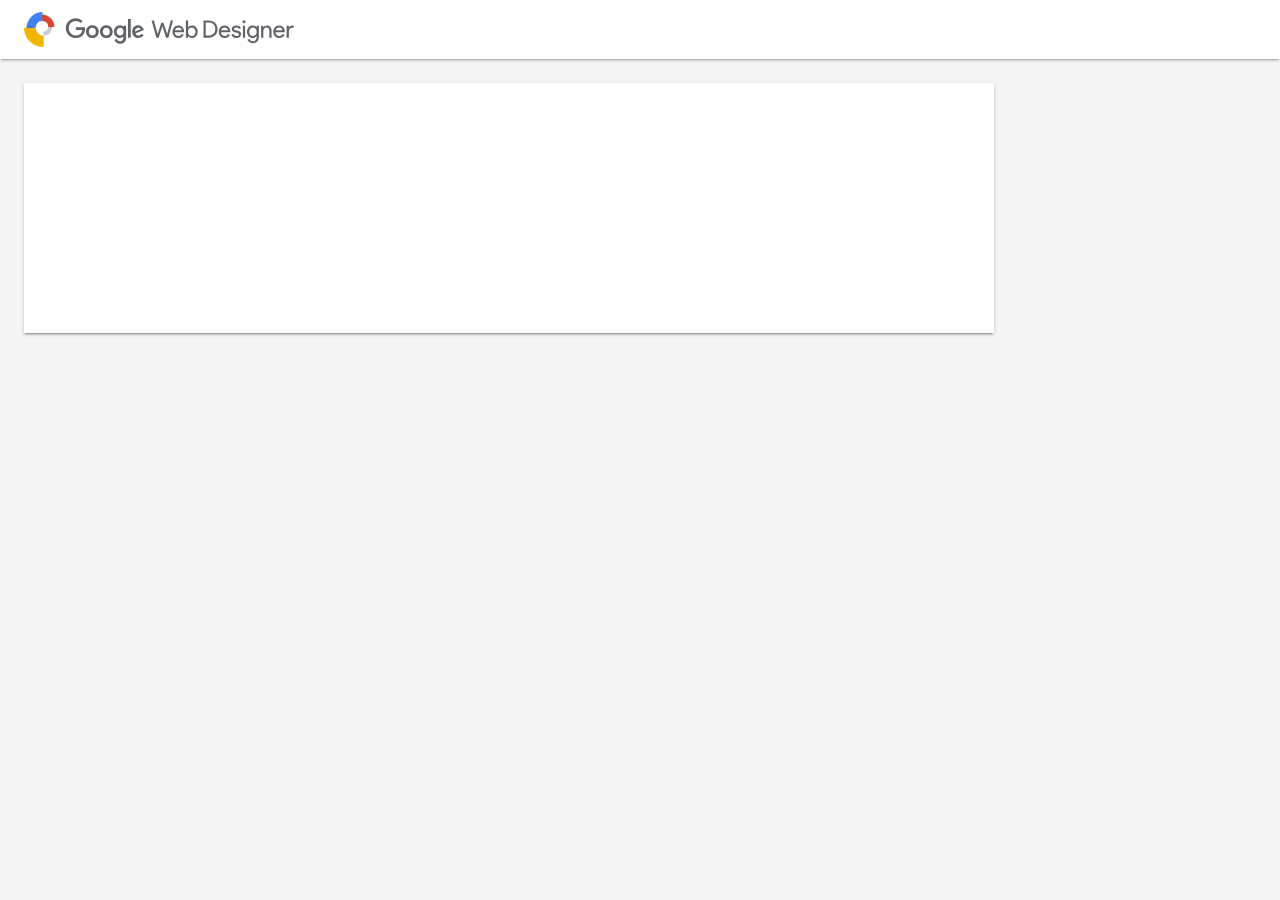
<file: imagenes/hero/banner_novedades/gwd_preview_banner_novedades/preview.html>
<html><head>
    <!--
    Load various Web Components polyfills required by IE and Edge. While the polyfills are
    not needed for other browsers, they're loaded irrespective of browser features because we rely
    on the polyfill's `WebComponentsReady` event as a signal that the app is ready to be initialized
    (see init.js).
    -->
    <!-- Polyfill Web Components. -->
    <script src="webcomponentsjs/webcomponents-lite.js"></script>

    <!-- Polyfill Web Animations. This file is necessary for some paper elements. -->
    <script src="webcomponentsjs/web-animations-next-lite.min.js"></script>

    <link rel="stylesheet" href="https://fonts.googleapis.com/icon?family=Roboto:regular">

    <script src="preview_polymer.js"></script>

    <style>
      body {
        margin: 0;
      }

      tf-creative-preview {
        width: 100%;
        height: 100%;
      }
    </style>
  <script>window.gwdPreview = {"config":{"uuid":1770576424367,"previewPath":"index.html","modes":["single"],"sizes":["970x250"],"feeds":{},"feedNames":[],"defaults":{"mode":"single","modeSettings":{"single":{"size":"970x250","feed":null}}}},"strings":{"MSG_ALL_FEEDS_MODE":"Todos los datos de muestra","MSG_ALL_SIZES_MODE":"Todos los tama\u00f1os","MSG_CUSTOM":"Personalizado","MSG_CUSTOM_SIZE":"Tama\u00f1o personalizado","MSG_DESKTOP_MODE":"Ordenador","MSG_DEVICE":"Dispositivo","MSG_MOBILE_MODE":"M\u00f3vil","MSG_NO_SAMPLE_DATA":"Sin datos de muestra","MSG_NO_SAMPLE_DATA_TO_PREVIEW":"Seleccione datos de muestra para obtener vistas previas.","MSG_NO_SIZES_TO_PREVIEW":"Seleccione tama\u00f1os de vista previa.","MSG_NONE_SELECTED":"No se ha seleccionado nada","MSG_PARALLAX_MODE":"Desplazable","MSG_PREVIEW_MODE":"Modo de vista previa","MSG_RELOAD":"Volver a cargar","MSG_RELOAD_ALL":"Volver a cargar todo","MSG_ROTATE_DEVICE":"Girar dispositivo","MSG_SAMPLE_FEED":"Datos de muestra","MSG_SAMPLE_FEEDS":"Datos de muestra","MSG_SELECT_ALL":"Seleccionar todo","MSG_SELECT_NONE":"No seleccionar nada","MSG_SELECTED":"N\u00famero de elementos seleccionados: {num}","MSG_SHOW_SIZE":"Mostrar tama\u00f1o","MSG_SHOW_SIZES":"Mostrar tama\u00f1os","MSG_SINGLE_MODE":"Tama\u00f1o \u00fanico","MSG_VIEWPORT_SIZE":"Tama\u00f1o del viewport"}};</script></head>

  <body>

</body></html>
</file>
<file: style.css>
/*  VARIABLES DE COLOR */
:root {
    --color-bg: #FBF7F3;
    --color-white: #FFFFFF;
    --color-text: #000000;
    --color-primary: #4E803C;
    --color-secondary:  #007071;
    --color-accent: #87B0DA;
    --color-surface: #f5e9e1;
    --color-surface-alt: #FFF2D9;
    --color-border: #000000;
    --color-footer: #E6E5E3
}

:root.theme-dark {
    --color-bg: #1c1c1c;
    --color-white: #222222;
    --color-text: #f5f5f5;
    --color-primary: #a4d96c;
    --color-secondary: #4fd1c5;
    --color-accent: #5c8bbd;
    --color-surface: #2a2a2a;
    --color-surface-alt: #3a3a3a;
    --color-border: #f5f5f5;
    --color-footer: #2a2a2a;
}

/* ESTILOS GENERALES */
html, body {
    display: flex;
    grid-template-rows: auto 1fr auto; 
    min-height: 100vh; 
    flex-direction: column;
    margin: 0;
    height: 100%;
    padding: 0;
    background-color: var(--color-bg);
    color: var(--color-text);
    max-width: 100vw;
    overflow-x: hidden;
}

main {
    flex: 1;         
    display: block;   
}

:focus {
    outline: 3px solid #34d399;
    outline-offset: 4px;
}

.hamburger {
    display: none;
    font-size: 2rem;
    background: none;
    border: none;
    cursor: pointer;
    color: var(--color-text);
}

/* Accesibilidad de skip link */
.skip-link {
    position: absolute;
    top: -100px; 
    left: 50%;
    transform: translateX(-50%);
    background: var(--color-primary); 
    color: var(--color-white);
    padding: 12px 24px;
    z-index: 2000; 
    text-decoration: none;
    font-family: "Bellefair", serif;
    font-weight: bold;
    border-radius: 0 0 8px 8px;
    box-shadow: 0 4px 10px rgba(0,0,0,0.3);
    transition: top 0.3s ease; 
}

.skip-link:focus {
    top: 0; 
    outline: 3px solid var(--color-accent); 
    outline-offset: 2px;
}

:focus-visible {
    outline: 3px solid var(--color-accent) !important;
    outline-offset: 4px;
    box-shadow: 0 0 0 6px rgba(135, 176, 218, 0.3);
}

#contenido-principal:focus {
    outline: none;
}

/* HEADER Y NAVEGACIÓN */
header {
    display: flex;
    align-items: center;
    justify-content: space-between;
    background-color: var(--color-white);
    color: var(--color-text);
    padding: 1rem 2rem;
}

header nav,
header .header-right {
    display: flex;
    align-items: center;
    /* gap fluido: 0.4rem mínimo, escala con el viewport (2vw), máx 2rem.
       En móvil queda ~6 px, en escritorio ~32 px → la hamburguesa nunca se desborda. */
    gap: clamp(0.4rem, 2vw, 2rem);
}

.nav-menu {
    margin-left: auto;
}

nav ul {
    display: flex;
    align-items: center;
    gap: 2.3rem;
    margin: 0;
    padding: 0;
}

nav ul li > a,
nav ul li > button {
    display: inline-flex;
    align-items: center;
    gap: .25rem;
    font-family: "Bellefair", serif;
    font-size: 20px;          
    line-height: 1;           
    padding: 0;               
    margin: 0;
    background: none;         
    border: none;            
    text-decoration: none;
    cursor: pointer;
    color: var(--color-primary);           
}

nav ul li:hover {
    border-bottom: 1px solid var(--color-accent);
}

.after-accent::after {
    background-color: var(--color-accent);
}

/* icono de perfil */
.menu-link {
    display: flex;
    align-items: center;
    gap: 0.4rem;
}

.menu-icon {
    width: 24px;
    height: 24px;
    filter: drop-shadow(0 0 0.4px rgba(0,0,0,0.5));
}

/* Perfil en modo oscuro */
.theme-dark .menu-icon {
    content: url("imagenes/iconos/iconoUsuarioFondoOscuro.png");
    filter: drop-shadow(0 0 0.4px rgba(255,255,255,0.6));
}

/* ICONOS Y BOTONES HEADER */
.header-right {
    margin-left: 1.5rem; 
}

.header-actions {
    display: flex;
    align-items: center;
    gap: 1.8rem;
}

.header-actions .icono {
    font-size: 1.3rem;
    color: var(--color-text);
    display: inline-flex;
    align-items: center;
    justify-content: center;
    min-width: 44px;
    min-height: 44px;
}

#toggle-theme {
    font-size: 1.3rem;
    background: none;
    border: none;
    cursor: pointer;
    color: var(--color-text);
    min-width: 44px;
    min-height: 44px;
    display: inline-flex;
    align-items: center;
    justify-content: center;
}

#toggle-theme:hover,
#toggle-theme:focus {
transform: scale(1.2);
color: var(--color-primary);
}

/* Hamburguesa oculta en PC */
.hamburger {
    display: none;
    font-size: 2rem;
    background: none;
    border: none;
    cursor: pointer;
    color: var(--color-text);
}

.icon-header {
    width: 24px;
    height: 24px;
    display: block;
}

.btn-icon,
.icon-header {
    filter: drop-shadow(0 0 0.5px rgba(0,0,0,0.6));
}

/* Modo oscuro (carrito de la compra)*/
.theme-dark .icon-cart {
    content: url("imagenes/icon-cart-oscuro.png");
}

.theme-dark .btn-icon,
.theme-dark .icon-header {
    filter: drop-shadow(0 0 0.5px rgba(255,255,255,0.6));
}

/* Dropdown (Cambio de idioma) */
.dropdown {
    position: relative;
}

.dropbtn {
    display: flex;
    align-items: center;
    font-size: 1.3rem;
    cursor: pointer;
}

.dropdown-content {
    display: none;
    position: absolute;
    background-color: var(--color-bg);
    min-width: 120px;
    box-shadow: 0px 8px 16px rgba(0,0,0,0.2);
    border-radius: 6px;
    z-index: 1;
    margin-top: 10px;
    padding: 0;
}

.dropdown-content li {
    list-style: none;
}

.dropdown-content a {
    display: flex;
    align-items: center;
    gap: 8px;
    padding: 8px 12px;
    text-decoration: none;
    color: var(--color-text);
    font-size: 0.9rem;
}

.dropdown-content a:hover {
    background-color: var(--color-surface);
}

.dropdown:hover .dropdown-content {
    display: block;
}

.flag {
    width: 20px;
    height: auto;
    border-radius: 3px;
}

/* Idioma en modo oscuro */
.theme-dark .icon-language {
    content: url("imagenes/icon-language-oscuro.png");
}

/* LOGO */
.logo-title {
    display: flex;
    align-items: center;
    gap: 16px;
    flex: 1;
}

/* Contenedor del logo */
.logo {
    display: flex;
    align-items: center;
    justify-content: center;
    width: 90px;
    height: 90px;
    background-color: var(--color-bg); 
    border: 2px solid var(--color-secondary);
    border-radius: 50%;
    cursor: pointer;
    box-shadow: 0 4px 10px rgba(0, 0, 0, 0.15);
    transition: transform 0.3s ease, border-color 0.3s ease, background-color 0.3s ease, box-shadow 0.3s ease;
}

.logo-svg {
    width: 100%;          
    height: 100%;          
    display: block;
}

.texto-tema {
    fill: var(--color-secondary);
    transition: fill 0.3s ease;
}

.libro-tema {
    fill: none;
    stroke: var(--color-secondary);
    stroke-width: 2; 
    stroke-linecap: round;
    stroke-linejoin: round;
    transition: stroke 0.3s ease;
}

.estrella-tema {
    fill: var(--color-primary);
    transition: fill 0.3s ease;
}

/* animacion de carga */
.anim-carga {
    animation: aparecer 1.5s ease-out forwards;
    transform-origin: center;
}

@keyframes aparecer {
    from { opacity: 0; transform: scale(0.8); }
    to { opacity: 1; transform: scale(1); }
}

/* animacion del libro pequeño */
.anim-hover path {
    transition: transform 0.3s cubic-bezier(0.175, 0.885, 0.32, 1.275);
    transform-box: fill-box;  
    transform-origin: center; 
}

.logo:hover .anim-hover path {
    box-shadow: 0 6px 16px rgba(0, 0, 0, 0.2);
    border-color: var(--color-primary);
    transform: scale(1.22); 
    stroke-width: 4; 
}

.decoracion {
    animation: brillo 3s infinite alternate ease-in-out;
}

@keyframes brillo {
    0% { opacity: 0.6; }
    100% { opacity: 1; }
}

/* CABECERA CON IMAGEN */
section.cabecera {
    width: 100%;
    max-width: 100%;
    height: 330px;
    position: relative;
    overflow: hidden;
}

section.cabecera img {
    width: 100%;
    height: 100%;
    object-fit: cover;
    box-sizing: border-box; 
    border: 5px solid transparent;
    animation: bordeFluido 4s ease-in-out infinite;
}

@keyframes bordeFluido {
    0%, 100% { border-color: var(--color-primary); border-radius: 0; }
    50% { border-color: var(--color-accent); border-radius: 20px; }
}

section.cabecera .overlay {
    position: absolute;
    inset: 0;
    background: linear-gradient(
        to right,
        rgba(0, 0, 0, 0.75) 0%,
        rgba(0, 0, 0, 0.45) 30%,
        rgba(0, 0, 0, 0.1) 55%,
        rgba(0, 0, 0, 0) 70%
    );
    display: flex;
    justify-content: flex-end;
    align-items: center;
    padding: 2rem;
    color: #fff;
}

.hero-content {
    max-width: 420px;
    text-align: left;
}

.hero-content a {
    margin-left: 0.3rem;
}

section .overlay {
    position: absolute;
    top: 0;
    left: 0;
    right: 0;
    bottom: 0;
    background: rgba(248, 241, 241, 0.249); 
    color: var(--color-text);
    display: flex;
    flex-direction: column;
    justify-content: center;
    align-items: center;
    text-align: center;
    padding: 20px;
}

.overlay h2 {
    font-size: clamp(1.5rem, 4vw, 2.4rem);
    font-family: "Playfair Display", serif;
    font-weight: 400;
    margin-bottom: 1.5rem;
    text-shadow: 0 2px 6px rgba(0,0,0,0.6);
}

/* Boton empieza tu historia */
.overlay a {
    display: inline-block;
    background-color: var(--color-surface);
    color: var(--color-secondary);
    padding: 0.75rem 1.5rem;
    border-radius: 0.5rem;
    border: 2px solid var(--color-border);
    text-decoration: none;
    transition: all 0.3s ease;
    font-family: "Bellefair", serif;
    font-size: 1.2rem;
    animation: pulseLatido 2s infinite ease-in-out;
}

@keyframes pulseLatido {
    0% {
        transform: scale(1);
        box-shadow: 0 0 0 0 rgba(255, 242, 217, 0.7); 
    }
    50% {
        transform: scale(1.08); 
        box-shadow: 0 0 20px 0 rgba(255, 242, 217, 0.4); 
    }
    100% {
        transform: scale(1);
        box-shadow: 0 0 0 0 rgba(255, 242, 217, 0);
    }
}

.overlay a:hover {
    background-color: var(--color-secondary);
    color: var(--color-bg);
}

/* BANNER PUBLICITARIO */
.banner-novedades {
    width: 100%;
    display: flex;
    justify-content: center;
    margin: 3rem auto;
}

.banner-novedades iframe {
    max-width: 970px; 
    width: 90%;
    height: 250px;
    border: none;
    border-radius: 8px;
    box-shadow: 0 4px 15px rgba(0,0,0,0.15); 
}

/* SEPARADOR MÁGICO (ENTRE BANNER Y ULTIMOS LIBROS LEIDOS) */
.separador-magico {
    height: 4px;
    width: 60%;
    margin: 2rem auto; 
    background: linear-gradient(90deg, var(--color-primary), var(--color-accent), var(--color-secondary));
    background-size: 200% 200%;
    animation: movimientoColor 2s linear infinite;
    border-radius: 2px; 
}

@keyframes movimientoColor {
    0% { background-position: 0% 50%; }
    50% { background-position: 100% 50%; }
    100% { background-position: 0% 50%; }
}

/* SECCIÓN ÚLTIMOS LIBROS */
.caja-libros-tematicas {
    border: 2px;
    background-color: var(--color-surface);
    padding: 2rem;
    margin: 4rem auto;
    border-radius: 8px;
    max-width: 1000px; 
}

.caja-libros-tematicas a:focus img {
    outline: 3px solid #34d399; 
    outline-offset: 6px;
    border-radius: 8px;
}

.caja-libros-tematicas h2 {
    font-family: "Bellefair", serif;
    font-size: 2rem;
    font-weight: 400;
    color: var(--color-primary);
    margin-bottom: 1.5rem;
    margin-top: 0rem;
}

.libros-container {
    display: grid;
    grid-template-columns: repeat(4, 1fr);
    gap: 2rem;
}

.libros-container article {
    background: var(--color-bg);
    border: 4px solid var(--color-accent);
    border-radius: 6px;
    padding: 1rem;
    text-align: center;
    transition: transform 0.3s ease;
    display: flex;
    flex-direction: column;
    align-items: center;
}

.libros-container article:hover {
    transform: translateY(-5px);
}

.libros-container img {
    max-width: 100%;
    height: auto;
    margin-bottom: 1rem;
}

.libros-container h3 {
    font-size: 1rem;
    margin-bottom: 0.5rem;
    font-family: "Belleza", sans-serif;
}

/* Estrellas */
.rating {
    direction: rtl; 
    unicode-bidi: bidi-override;
    font-size: 1.4rem;
}

.rating input {
    appearance: none;
    cursor: pointer;
    position: relative;
    z-index: 2;      
}

.rating input:focus {
    outline: none;
}

.rating input::before {
    content: "★";
    color: #b68b17; 
    margin: 0 2px;
}

.rating input:hover::before,
.rating input:hover ~ input::before,
.rating input:checked::before,
.rating input:checked ~ input::before {
    color: #e3b23c; 
}

/* Fecha */
.fecha {
    color: var(--color-text);
    font-size: 0.9rem;
    font-family: "Belleza", sans-serif;
}

/* Contenedor del enlace debajo del título */
.enlace-biblioteca {
    text-align: center;
    margin: 3rem 0 2rem 0; 
}

/* Efecto del enlace */
.enlace-biblioteca-link {
    color: var(--color-secondary);           
    text-decoration: none;
    font-size: 1.1rem;
    font-weight: 500;
    position: relative;
    padding: 4px 6px;
    transition: color 0.3s ease;
}

/* Línea suave animada */
.enlace-biblioteca-link::after {
    content: "";
    position: absolute;
    left: 50%;
    bottom: 0;
    transform: translateX(-50%);
    width: 0%;
    height: 2px;
    background-color: #2f855a;
    transition: width 0.3s ease;
}

/* Hover */
.enlace-biblioteca-link:hover {
    color: #276749;
}

.enlace-biblioteca-link:hover::after {
    width: 80%; 
}

/* CARRUSEL*/
.carrusel-libros-wrapper {
    position: relative;
    display: flex;
    align-items: center;
    gap: 0.4rem;
}

.carrusel-ventana-libros {
    flex: 1;
    overflow: hidden;
}

#carrusel-pista-libros {
    display: flex !important;          
    flex-wrap: nowrap !important;
    gap: 2rem;
    transition: transform 0.4s cubic-bezier(0.25,0.46,0.45,0.94);
    will-change: transform;
}

#carrusel-pista-libros article {
    flex: 0 0 200px;
    min-width: 200px;
    max-width: 200px;
}

.carrusel-flecha {
    background-color: var(--color-primary);
    color: var(--color-white);
    border: none;
    border-radius: 50%;
    width: 40px;
    height: 40px;
    font-size: 1.6rem;
    line-height: 1;
    cursor: pointer;
    flex-shrink: 0;
    box-shadow: 0 4px 10px rgba(0,0,0,0.3);
    transition: background 0.2s, transform 0.2s;
    display: flex;
    align-items: center;
    justify-content: center;
    padding: 0;
    padding-bottom: 6px;
}
.carrusel-flecha:hover  { background-color: var(--color-secondary); transform: scale(1.05); }
.carrusel-flecha:focus  { outline: 3px solid var(--color-accent); }

.carrusel-dots-libros {
    display: flex;
    justify-content: center;
    gap: 8px;
    margin-top: 1rem;
}

.carrusel-dot-libros {
    width: 24px;
    height: 24px;
    border-radius: 50%;
    background: transparent;
    border: none;
    cursor: pointer;
    padding: 0;
    position: relative;
    transition: transform 0.3s;
}
.carrusel-dot-libros::before {
    content: '';
    position: absolute;
    top: 50%;
    left: 50%;
    width: 9px;
    height: 9px;
    border-radius: 50%;
    background: #888;
    transform: translate(-50%, -50%);
    transition: background 0.3s, transform 0.3s;
}
.carrusel-dot-libros.activo::before {
    background: var(--color-primary);
    transform: translate(-50%, -50%) scale(1.35);
}

/* PESTAÑAS (sección Temáticas) */
.pestanas-nav {
    display: flex;
    justify-content: center; 
    flex-wrap: wrap;
    gap: 0.4rem;
    margin-bottom: 1.2rem;
    border-bottom: 2px solid var(--color-primary);
    padding-bottom: 0.5rem;
}
.pestana-btn {
    padding: 0.45rem 1.1rem;
    border: 2px solid transparent;
    border-radius: 6px 6px 0 0;
    background: transparent;
    color: var(--color-text, #333);
    font-family: "Bellefair", serif;
    font-size: 0.95rem;
    cursor: pointer;
    transition: background 0.2s, color 0.2s;
    bottom: -2px;
}
.pestana-btn:hover   { background: rgba(78,128,60,0.12); color: var(--color-primary); }
.pestana-btn.pestana-activa {
    background: var(--color-primary);
    color: #fff;
    border-color: var(--color-primary);
}
.pestana-btn:focus   { outline: 3px solid var(--color-accent); outline-offset: 2px; }

/* ACORDEÓN */
.acordeon-faq {
    border: 1px solid var(--color-primary);
    border-radius: 8px;
    overflow: hidden;
    font-family: "Bellefair", serif;
}
.acordeon-item {
    border-bottom: 1px solid rgba(78,128,60,0.2);
}
.acordeon-item:last-child { border-bottom: none; }

.acordeon-cabecera {
    width: 100%;
    background: transparent;
    border: none;
    padding: 1rem 1.2rem;
    display: flex;
    justify-content: space-between;
    align-items: center;
    cursor: pointer;
    font-family: "Bellefair", serif;
    font-size: 1rem;
    color: var(--color-text, #333);
    text-align: left;
    gap: 1rem;
    transition: background 0.2s;
}
.acordeon-cabecera:hover,
.acordeon-cabecera[aria-expanded="true"] {
    background: rgba(78,128,60,0.08);
    color: var(--color-primary);
}
.acordeon-cabecera:focus { outline: 3px solid var(--color-accent); outline-offset: -2px; }

.acordeon-icono {
    font-size: 1.4rem;
    font-weight: bold;
    color: var(--color-primary);
    flex-shrink: 0;
    transition: transform 0.3s;
}
.acordeon-cabecera[aria-expanded="true"] .acordeon-icono { transform: rotate(45deg); }

.acordeon-cuerpo {
    overflow: hidden;
    max-height: 0;
    transition: max-height 0.35s ease, padding 0.3s ease;
    padding: 0 1.2rem;
    font-size: 0.97rem;
    line-height: 1.7;
    color: var(--color-text, #444);
}
.acordeon-cuerpo.abierto {
    max-height: 200px;
    padding: 0.6rem 1.2rem 1rem;
}
.acordeon-cuerpo[hidden] { display: block !important; } /* usamos max-height para animar */

/* NOTIFICACIONES */
#toast-contenedor {
    position: fixed;
    top: 76px;
    right: 18px;
    z-index: 9999;
    display: flex;
    flex-direction: column;
    gap: 10px;
    pointer-events: none;
}
.toast-notif {
    display: flex;
    align-items: center;
    gap: 10px;
    background: var(--color-surface, #fff);
    border-left: 5px solid var(--color-primary);
    border-radius: 8px;
    box-shadow: 0 6px 20px rgba(0,0,0,0.15);
    padding: 0.85rem 1.1rem;
    font-family: "Bellefair", serif;
    font-size: 0.97rem;
    color: var(--color-text, #333);
    min-width: 240px;
    max-width: 320px;
    pointer-events: auto;
    animation: toast-entrar 0.3s ease forwards;
    transition: opacity 0.35s ease, transform 0.35s ease;
}
.toast-notif.toast-error  { border-color: #e74c3c; }
.toast-notif.toast-aviso  { border-color: #f39c12; }
.toast-notif.toast-info   { border-color: var(--color-accent); }
.toast-notif.saliendo     { opacity: 0; transform: translateX(25px); }
.toast-icono-notif        { font-size: 1.3rem; flex-shrink: 0; }
.toast-cerrar-notif {
    margin-left: auto; background: none; border: none;
    font-size: 1rem; cursor: pointer; color: #555; padding: 0 0 0 6px; flex-shrink: 0;
}

.toast-cerrar-notif:hover { color: #333; }
@keyframes toast-entrar {
    from { opacity: 0; transform: translateX(35px); }
    to   { opacity: 1; transform: translateX(0);    }
}

/* Dark mode */
:root.theme-dark .acordeon-cabecera { color: #ddd; }
:root.theme-dark .acordeon-cuerpo   { color: #ccc; }
:root.theme-dark .pestana-btn       { color: #ddd; }
:root.theme-dark .tematicas-container h3 { color: #f5f5f5; }
:root.theme-dark .pestana-btn.pestana-activa { color: #1c1c1c; }

:root.theme-dark .perfil-titulo-pagina,
:root.theme-dark .seccion-titulo,
:root.theme-dark .panel-carrito-header h2 {
    color: var(--color-primary); 
}

/* Cita autor */
.cita-autor {
    border: 2px solid var(--color-border);
    border-radius: 1rem;
    background-color: var(--color-surface-alt);
    padding: 1rem;
    margin: 4rem auto;
    max-width: 600px; 
}

.cita p {
    color: var(--color-secondary);
    font-size: 1.1rem;
    font-family: "Playfair Display", serif;
    font-weight: 400;
    font-style: normal;
    margin: 0;
}

.cita cite {
    color: var(--color-secondary);
    text-align: right;
    margin-top: 1rem;
    font-size: 1.06rem;
    font-family: "Playfair Display", serif;
    display: block;   
}

/* Explora por tematicas */
.tematicas-container {
    display: grid;
    grid-template-columns: repeat(4, 1fr);
    gap: 2rem;
    border-radius: 3rem;
}

.tematicas-container div {
    padding: 1rem;
    text-align: center;
    transition: transform 0.3s ease;
}

.tematicas-container div:hover {
    transform: translateY(-5px);
}

.tematicas-container img {
    max-width: 100%;
    height: auto;
    margin-bottom: 1rem;
    border: 3px solid var(--color-surface-alt);
    border-radius: 50%;
    background-color: var(--color-surface);
    padding: 5px; 
    box-shadow: 0 8px 16px rgba(0,0,0,0.25);
}

.tematicas-container a:focus img {
    box-shadow: 0 0 0 4px #34d399;
    border-radius: 10px;
}

.tematicas-container h3 {
    color: var(--color-secondary);
    font-size: 1.1rem;
    margin-bottom: 0.5rem;
    font-family: "Belleza", sans-serif;
    font-weight:400;
    font-style: normal;
}

/* ── Paneles de pestañas con libros ── */
.libros-tab-panel {
    padding: 1.5rem 0 0.5rem;
}

.libros-grid-tab {
    display: grid;
    grid-template-columns: repeat(auto-fill, minmax(220px, 1fr));
    gap: 1.5rem;
    justify-items: center;
}

.libros-grid-tab .libro-card {
    width: 100%;
    max-width: 280px;
}

.reveal {
    opacity: 0;
    transform: translateY(30px);
    transition: all 1.3s ease-out;
}

.reveal.visible {
    opacity: 1;
    transform: translateY(0);
}

/* BIBLIOTECA */
.layout {
    display: flex;
    gap: 2rem;
    width: 100%;          
    max-width: none;      
    margin: 2rem 0;      
    align-items: flex-start;
}

/* Caja lateral */
.layout aside {
    flex: 0 0 200px;
    background-color: var(--color-surface);
    padding: 1.5rem;
    border-radius: 6px;
    margin-left: 0;       
}

.layout aside h2 {
    color: #417004; 
    margin-bottom: 1rem;
}

.layout aside ul {
    list-style: none;
    padding: 0;
    margin: 0;
}

.layout aside ul li {
    margin-bottom: .5rem;
}

.layout aside ul li a {
    text-decoration: none;
    color: var(--color-secondary);
}

.layout aside ul li a:hover {
    color: var(--color-accent);
}

/* ASIDE TEMÁTICA */
aside {
    flex: 0 0 200px;            
    background-color: var(--color-bg);
    border-radius: 8px;
    padding: 1.5rem;
    margin-top: 4.5rem;
    box-shadow: 0 2px 6px rgba(0,0,0,0.1);
}

aside h3 {
    font-family: "Bellefair", serif;
    font-size: 1.1rem;
    color: var(--color-primary);            
    margin-bottom: 1rem;
}

aside ul {
    list-style: none;
    margin: 0;
    padding: 0;
}

aside ul li {
    margin-bottom: 0.6rem;
}

aside ul li a {
    text-decoration: none;
    font-family: "Belleza", sans-serif;
    font-size: 1.2rem;
    color: var(--color-secondary);
    transition: color 0.3s ease;
}

aside ul li a:hover {
    color: var(--color-accent);
}

/* boton subir */
#btn-subir {
    position: fixed;
    bottom: 40px; 
    right: 20px;
    background-color: var(--color-primary);
    color: var(--color-white);
    border: none;
    border-radius: 50%;
    width: 40px;
    height: 40px;
    font-size: 1.4rem;
    font-weight: bold;
    cursor: pointer;
    box-shadow: 0 4px 10px rgba(0,0,0,0.3);
    z-index: 1001; 
    transform: translateY(20px);
    transition: all 0.3s ease;
    display: flex;
    justify-content: center;
    align-items: center;
}

#btn-subir.mostrar {
    opacity: 1;
    visibility: visible;
    transform: translateY(0);
}

#btn-subir:hover,
#btn-subir:focus {
    background-color: var(--color-secondary);
    transform: translateY(-2px);
    outline: 3px solid var(--color-accent);
}

/* SECCIÓN BIBLIOTECA */
.bibliotecaYtienda {
    flex: 1; 
    background-color: var(--color-bg);
    padding: 1rem 2rem 2rem 2rem; 
    border-radius: 8px;
}

.bibliotecaYtienda h1 {
    font-family: "Bellefair", serif;
    font-size: 1.8rem;
    font-weight: 400;
    color: var(--color-primary);
    text-align: center;
    justify-content: center;
    display: flex;
    margin-right: 11rem;
    margin-bottom: 1rem;
}

.categoria {
    font-family: "Bellefair", serif; 
    font-size: 1.8rem; 
    font-weight: 400;
    color: var(--color-primary);
    margin: 1rem 0;
}

/* BARRA DE BÚSQUEDA */
.search-bar {
    display: flex;
    justify-content: flex-end; 
    align-items: center;
    gap: 0.5rem;
    margin: 1rem 0 2rem 0;
}

/* Input con lupa dentro */
.search-input {
    position: relative;
    display: flex;
    align-items: center;
}

.search-input input {
    width: 250px;
    padding: 0.5rem 2.5rem 0.5rem 0.75rem; 
    border: 1px solid #000;
    border-radius: 4px;
    font-size: 0.95rem;
}

.search-input .icon-lupa {
    position: absolute;
    right: 10px;
    font-size: 1rem;
    color: #444;
    cursor: pointer;
}

/* Botones */
.btn-add,
.btn-delete {
    display: inline-flex;
    align-items: center;
    border: solid 1px;
    padding: 0.5rem 1rem;
    border-radius: 6px;
    border-color: var(--color-border);
    font-size: 0.9rem;
    cursor: pointer;
    font-family: "Bellefair", serif;
}

.btn-add {
    background-color: #84B041;
    color: var(--color-text);
    font-size: 1.1rem;
}

.btn-delete {
    background-color: rgb(219, 54, 87);
    color: var(--color-text);
    font-size: 1.1rem;
}

.btn-add:hover {
    background-color: #6f9136;
}

.btn-delete:hover {
    background-color: #a71d2a;
}

.btn-icon {
    width: 24px;
    height: 24px;
    margin-right: 0.4rem;
    filter: drop-shadow(0 0 0.4px rgba(0,0,0,0.5));
}

/* Iconos en modo oscuro */
.theme-dark .btn-add .btn-icon {
    content: url("imagenes/iconos/iconoAniadirOscuro.png");
    filter: drop-shadow(0 0 0.4px rgba(255,255,255,0.6));
}

.theme-dark .btn-delete .btn-icon {
    content: url("imagenes/iconos/iconoEliminarOscuro.png");
    filter: drop-shadow(0 0 0.4px rgba(255,255,255,0.6));
}

/* REJILLA DE LIBROS */
.libros-grid {
    display: flex;
    flex-wrap: wrap;
    gap: 2rem;
    justify-content: center;
}

.libro-card {
    background: var(--color-white);
    border: 0.2rem solid var(--color-accent);
    box-shadow: 1rem 1rem 1rem rgba(1,1,1,1);
    padding: 1rem;
    margin: 1rem; 
    text-align: center;
    flex: 1 1 calc(50% - 2rem); 
    max-width: 300px;           
    height: auto;              
    display: flex;
    flex-direction: column;
    justify-content: flex-start;
    align-items: center;
    transition: transform 0.4s cubic-bezier(0.175, 0.885, 0.32, 1.275), 
                background-color 0.3s ease, 
                box-shadow 0.3s ease;
}

.libro-card a {
    display: block;
    width: 100%;
    text-align: center;
}

.libro-card:hover, 
.libro-card:focus-within {
    transform: scale(1.05);
    background-color: var(--color-surface-alt); 
    box-shadow: 0 10px 20px rgba(0,0,0,0.15);
    outline: none; 
}

.libro-card img {
    width: 180px;      
    height: 270px;     
    object-fit: cover; 
    border-radius: 6px;
    display: block;
    margin: 0 auto 1rem;
}

.libro-card h3 {
    font-size: 1.1rem;
    font-family: "Belleza", sans-serif;
    margin-bottom: 0.5rem;
    text-align: center;
}

.stars {
    color: #996c00;
    font-size: 1.2rem;
    margin-bottom: 0.5rem;
}

.libro-card p {
    font-size: 1rem;
    color: var(--color-text);
    font-family: "Belleza", sans-serif;
}

/* Brillo de los libros al pasar el raton */
.libro-card a:first-child {
    position: relative;
    display: block;
    overflow: hidden; 
}

.libro-card a:first-child::before {
    content: '';
    position: absolute;
    top: 0;
    left: -75%; 
    z-index: 2;
    display: block;
    width: 50%;
    height: 100%;
    background: linear-gradient(to right, rgba(255,255,255,0) 0%, rgba(255,255,255,0.3) 100%);
    transform: skewX(-25deg); 
    opacity: 0;
    transition: opacity 0.2s; 
}

.libro-card:hover a:first-child::before {
    opacity: 1;
    animation: shine 0.80s; 
}

@keyframes shine {
    100% {
        left: 125%; 
    }
}

/* SECCIÓN FICHA DEL LIBRO */
.banner-ficha h1 {
    font-family: "Bellefair", serif;
    font-size: 1.8rem;
    font-weight: 400;
    color: var(--color-primary);
    text-align: center;
    margin-bottom: 2rem;
    margin-top: 3rem;
}

.section-ficha {
    max-width: 1000px;
    margin: 2rem auto;
    background: var(--color-surface);
    border: 0.1rem solid var(--color-accent);
    border-radius: 3px;
    padding: 2rem;
    box-shadow: 0 2px 6px rgba(0,0,0,0.1);
    display: flex;
    justify-content: center;  
    align-items: center;     
}

.section-ficha .ficha-contenido {
    display: grid;
    grid-template-columns: 1fr 2fr; 
    gap: 2rem;
    align-items: start;
}

.section-ficha .ficha-imagen img {
    width: 280px;
    height: 400px;
    object-fit: cover;

}

.section-ficha .ficha-detalles {
    padding-left: 3rem;
    padding-bottom: 3.5rem;
    flex: 1;
    min-width: 300px;
}

.section-ficha .ficha-detalles h2 {
    font-family: "Playfair Display", serif;
    font-size: 1.5rem;
    margin-bottom: 1rem;
    color: var(--color-text);
}

.section-ficha .ficha-detalles ul {
    list-style: disc inside;
    margin-bottom: 1.5rem;
    font-size: 1.3rem;
    font-family: "Belleza", sans-serif;
    text-align: left;
}

.section-ficha .ficha-detalles li {
    margin-bottom: 0.5rem;
}

.section-ficha .ficha-detalles strong {
    color: var(--color-primary);
}

/* Estrellas en ficha */
.estrellas {
    display: flex;
    justify-content: center;
    color: #7a5a00;
    font-size: 1.3rem;
    padding-bottom: 1rem;
    margin-top: 0.5rem;
}

/* Botón Volver a la Biblioteca */
.volver-biblioteca {
    display: block;            
    margin: 1rem auto 0 auto;  
    border: 1px solid var(--color-border);
    border-radius: 6px;
    padding: 0.6rem 1.2rem;
    font-family: "Bellefair", serif;
    font-size: 1.2rem;
    text-align: center;
    text-decoration: none;
    background-color: #4d7d3b;
    color: var(--color-bg);
    cursor: pointer;
    transition: transform 0.2s ease, background-color 0.3s ease;
}

.volver-biblioteca:hover {
    background-color: #355127;
    transform: scale(1.05);
}

/* SECCION TIENDA */
.datos-tienda {
    text-align: center;
    margin-top: 10px;
}

.libro-card .vendedor, 
.libro-card .precio {
    font-family: 'Bellefair', serif;
    font-size: 1.2rem; 
    margin: 5px 0;
    color: var(--color-text);
}

.btn-comprar {
    background-color: #cfebe0;
    color: #2e5a2e; 
    border: 1px solid #555;
    border-radius: 20px;
    padding: 5px 20px;
    font-family: 'Bellefair', serif;
    font-size: 1.1rem;
    cursor: pointer;
    transition: all 0.3s ease;
    margin-top: 5px;
    box-shadow: 2px 2px 5px rgba(0,0,0,0.1);
}

.btn-comprar:hover {
    background-color: #b0d4c5;
    transform: scale(1.05);
}

/* SECCION CONTACTO */
.pagina-sobre-mi {
    display: flex;
    justify-content: center;
    padding: 3rem 1rem;
}

.sobre-mi-box {
    background-color: var(--color-surface);
    max-width: 1000px;
    width: 100%;
    padding: 3rem;
    border-radius: 12px;
    box-shadow: 0 4px 16px rgba(0,0,0,0.1);
}

.bloque {
    margin-bottom: 3rem;
}

.bloque h1 {
    font-family: "Belleza", serif;
    color: var(--color-primary);
    margin-bottom: 1.5rem;
    text-align: center;
    font-size: 2rem;
}

.bloque-contenido {
    display: grid;
    grid-template-columns: 1fr 2fr;
    gap: 2rem;
    align-items: center;
}

.texto {
    font-family: "Bellefair", serif;
    line-height: 1.6;
}

.texto p {
    margin-bottom: 1.4rem;
}

.texto ul {
    margin: 1.2rem 0 1.6rem;
}

.foto-perfil {
    position: relative;
    overflow: hidden;
}

.foto-perfil img {
    display: block;
    width: 100%;
    height: auto;
}

.foto-perfil::after {
    content: "";
    position: absolute;
    top: 0;
    right: 0;
    width: 50%;
    height: 100%;
    background: rgba(0, 0, 0, 0.25); /* filtro */
    pointer-events: none;
}

.bloque ul {
    padding-left: 1rem;
}

.contacto {
    grid-template-columns: 1fr 1fr;
}

.mapa {
    width: 100%;
    height: 220px;
    border-radius: 12px;
    border: none;
}

/* VIDEO RESPONSIVE */
.video-wrapper {
    position: relative;
    width: 100%;
    aspect-ratio: 16 / 9;
    border-radius: 12px;
    overflow: hidden;
    box-shadow: 0 4px 12px rgba(0,0,0,0.15);
}

.video-wrapper iframe {
    position: absolute;
    inset: 0;
    width: 100%;
    height: 100%;
    border: none;
}

/* FALLBACK */
.video-fallback {
    position: absolute;
    inset: 0;
    z-index: 2;
}

/* IMAGEN FALLBACK */
.video-fallback img {
    width: 100%;
    height: 100%;
    object-fit: cover;
    display: block;
}

/* BOTÓN PLAY */
.play-btn {
    position: absolute;
    inset: 0;
    display: flex;
    align-items: center;
    justify-content: center;
    font-size: 4rem;
    color: white;
    background: rgba(0,0,0,0.35);
    transition: background 0.3s ease;
}

.video-fallback:hover .play-btn {
    background: rgba(0,0,0,0.55);
}

/* Lineas de separacion entre las secciones */
.bloque::after {
    content: "";
    display: block;
    margin: 3rem auto 0;
    width: 60%;
    height: 1px;
    background: linear-gradient(
        to right,
        transparent,
        var(--color-primary),
        transparent
    );
}

.bloque:last-of-type::after {
    display: none;
}

/* PERFIL */
.perfil-main {
    background-color: var(--color-bg);
    padding: 50px 20px;
    display: flex;
    flex-direction: column;
    align-items: center;
    flex: 1;           
    width: 100%;         
    box-sizing: border-box; 
}

/* Título "PERFIL" */
.perfil-titulo-pagina {
    font-family: 'Bellefair', serif;
    font-size: 2.5rem;
    color: #8da358; 
    margin-bottom: 30px;
    letter-spacing: 2px;
    font-weight: normal;
}

/* LA TARJETA (El recuadro blanco con borde azul) */
.perfil-card {
    background-color: var(--color-surface);
    border: 1px solid #aaddea;
    width: 100%;
    max-width: 750px;
    padding: 40px 50px;
    box-shadow: 0 5px 15px rgba(0,0,0,0.03);
    border-radius: 2px;
    height: auto;       
    min-height: 500px;  
    overflow: visible;   
    margin-bottom: 40px; 
}

/* Sección Superior (Avatar + Info) */
.perfil-header-card {
    display: flex;
    gap: 40px;
    margin-bottom: 20px;
    align-items: flex-start;
}

.columna-avatar {
    display: flex;
    flex-direction: column;
    align-items: center;
    flex-shrink: 0; 
}

.avatar-marco {
    width: 160px;
    height: 160px;
    border-radius: 50%;
    overflow: hidden;
    border: 5px solid #fff;
    box-shadow: 0 4px 8px rgba(0,0,0,0.1);
    margin-bottom: 10px;
}

.avatar-marco img {
    width: 100%;
    height: 100%;
    object-fit: cover;
}

.btn-gris {
    background: #dcdcdc;
    border: 1px solid #999;
    border-radius: 12px;
    padding: 2px 10px;
    font-size: 0.8rem;
    cursor: pointer;
    font-family: sans-serif;
    color: #444;
}

.seccion-titulo {
    font-family: 'Bellefair', serif;
    color: #3d6a3d;
    font-size: 1.6rem;
    margin-bottom: 15px;
    font-weight: normal;
}

.perfil-seccion {
    padding-left: 200px; 
    box-sizing: border-box; 
}

.perfil-seccion h2 {
    text-align: left;
}

/* Listas de datos */
.lista-datos {
    list-style: disc inside;
    font-family: 'Belleza', sans-serif;
    font-size: 1.05rem;
    color: var(--color-text);
    line-height: 1.8;
}

.lista-datos strong {
    font-weight: bold;
    color: var(--color-text);
}

.sub-lista {
    margin-left: 25px;
    list-style: circle;
    color: var(--color-text);
    font-size: 0.95em;
}

/* Línea separadora */
.linea-separadora {
    border: 0;
    height: 1px;
    background-color: #dbecef; 
    margin: 25px 0;
}

/* Contenedor de la gráfica */
.contenedor-grafica {
    height: 250px;
    width: 100%;
}

.btn-accion {
    background: none;
    border: none;
    color: #00acc1;
    font-family: 'Bellefair', serif;
    font-size: 1.1rem;
    cursor: pointer;
    display: flex;
    align-items: center;
    gap: 8px;
    transition: color 0.3s;
}

.btn-accion:hover {
    color: #007c91;
    text-decoration: underline;
}

.perfil-acciones {
    display: flex;
    justify-content: center; 
    gap: 40px;               
    margin-top: 50px;        
    flex-wrap: wrap;        
}

.btn-accion {
    background: none;
    border: none;
    color: #00acc1; 
    font-family: 'Bellefair', serif;
    font-size: 1.1rem;
    cursor: pointer;
    display: flex;
    align-items: center;
    gap: 8px; 
    transition: color 0.3s, transform 0.2s;
}

/* Efecto hover */
.btn-accion:hover {
    color: #007c91;
    text-decoration: underline;
    transform: translateY(-2px);
}

/* Iconos un poco más grandes */
.btn-accion i {
    font-size: 1.2rem;
    color: #1c1c1c;
}

/* SISTEMA CARRITO */

/* Badge contador sobre el icono del carrito */
.icono-carrito-wrapper { position: relative; display: inline-flex; }

.carrito-badge {
    position: absolute;
    top: -6px; right: -8px;
    min-width: 18px; height: 18px;
    background: #d94f4f;
    color: #fff;
    font: 700 0.65rem "Belleza", sans-serif;
    border: 2px solid var(--color-bg);
    border-radius: 50%;
    display: none;
    align-items: center;
    justify-content: center;
}

/* TOAST */
#carrito-toast {
    position: fixed;
    bottom: 6rem; left: 50%;
    transform: translateX(-50%) translateY(20px);
    max-width: 90vw;
    padding: 0.8rem 1.4rem;
    background: #2d5a1f;
    color: #fff;
    font: 600 0.95rem "Belleza", sans-serif;
    text-shadow: 0 1px 2px rgba(0,0,0,0.35);
    text-align: center;
    white-space: nowrap;
    border-radius: 8px;
    box-shadow: 0 4px 14px rgba(0,0,0,0.3);
    opacity: 0;
    pointer-events: none;
    transition: opacity 0.3s ease, transform 0.3s ease;
    z-index: 9999;
}
#carrito-toast.toast-visible {
    opacity: 1;
    transform: translateX(-50%) translateY(0);
}

/* PANEL LATERAL */
#panel-carrito {
    position: fixed;
    top: 90px; right: -440px;
    width: 380px; max-width: 95vw;
    display: flex;
    flex-direction: column;
    background: var(--color-surface, #fff);
    border-radius: 12px;
    box-shadow: 0 10px 30px rgba(0,0,0,0.25);
    overflow: hidden;
    z-index: 8000;
    transition: right 0.35s cubic-bezier(0.4, 0, 0.2, 1);
}
#panel-carrito.panel-abierto { right: 20px; }

/* Header y footer comparten estilo de fondo */
.panel-carrito-header,
.panel-carrito-footer {
    padding: 1rem 1.2rem;
    background: var(--color-surface-alt, #f5f5f5);
}
.panel-carrito-header {
    display: flex;
    align-items: center;
    justify-content: space-between;
    border-bottom: 2px solid var(--color-primary);
}
.panel-carrito-header h2 {
    margin: 0;
    font: 1.2rem "Playfair Display", serif;
    /* Verde oscurecido para garantizar contraste WCAG AA (>= 4.5:1) sobre #FFF2D9 */
    color: #2e5a2e;
}
.panel-carrito-footer { border-top: 1px solid var(--color-border, #ddd); }

/* Botones tipo "icono" (cerrar y borrar item) */
.panel-carrito-cerrar,
.panel-item-borrar {
    background: none;
    border: none;
    cursor: pointer;
    font-size: 1.3rem;
    line-height: 1;
    transition: color 0.2s, opacity 0.2s, transform 0.2s;
}
.panel-carrito-cerrar { color: var(--color-text); }
.panel-carrito-cerrar:hover { color: #d94f4f; }
.panel-item-borrar { opacity: 0.6; padding: 0.4rem; }
.panel-item-borrar:hover { opacity: 1; transform: scale(1.15); }

/* Lista de items */
.panel-carrito-lista {
    list-style: none;
    margin: 0;
    padding: 0.8rem 1rem;
    max-height: 50vh;
    overflow-y: auto;
    display: flex;
    flex-direction: column;
    gap: 0.8rem;
}
.panel-vacio {
    padding: 2rem 0;
    text-align: center;
    opacity: 0.6;
    color: var(--color-text);
}
.panel-item {
    display: flex;
    align-items: center;
    gap: 0.8rem;
    padding: 0.6rem;
    background: var(--color-surface-alt, #f9f9f9);
    border-radius: 8px;
}
.panel-item img {
    width: 50px; height: 70px;
    object-fit: cover;
    border-radius: 4px;
    flex-shrink: 0;
}
.panel-item-nombre {
    margin: 0 0 0.2rem;
    font-size: 0.85rem;
    font-weight: 600;
    color: var(--color-text);
}
.panel-item-det {
    margin: 0;
    font-size: 0.8rem;
    color: var(--color-secondary);
}

/* Total y botón pagar */
.panel-total-linea {
    display: flex;
    align-items: center;
    justify-content: space-between;
    margin-bottom: 0.8rem;
    font-size: 1rem;
    color: var(--color-text);
}
.panel-total-linea strong {
    font-size: 1.2rem;
    color: var(--color-primary);
}
.panel-btn-carrito {
    display: block;
    padding: 0.6rem 1rem;
    background: var(--color-primary);
    color: #fff;
    font-size: 0.95rem;
    text-align: center;
    text-decoration: none;
    border-radius: 8px;
    transition: background 0.2s;
}
.panel-btn-carrito:hover { background: var(--color-secondary); }

/* Tipografía común para todo el panel y toast */
#panel-carrito,
#panel-carrito *:not(h2) {
    font-family: "Belleza", sans-serif;
}

/* OVERLAY */
#panel-carrito-overlay {
    position: fixed;
    inset: 0;
    background: rgba(0,0,0,0.4);
    z-index: 7999;
    opacity: 0;
    pointer-events: none;
    transition: opacity 0.3s ease;
}
#panel-carrito-overlay.overlay-visible {
    opacity: 1;
    pointer-events: auto;
}

/* PÁGINA DEL CARRITO (carrito.html) */
.carrito-main {
    max-width: 1100px;
    margin: 2rem auto;
    padding: 0 1.5rem 3rem;
}
.carrito-titulo {
    font-family: "Playfair Display", serif;
    font-size: 2rem;
    color: var(--color-primary);
    margin-bottom: 1.5rem;
}
.carrito-layout {
    display: grid;
    grid-template-columns: 1fr 320px;
    gap: 2rem;
    align-items: start;
}

/* Filas de producto */
.carrito-fila {
    display: grid;
    grid-template-columns: 70px 1fr auto auto auto;
    align-items: center;
    gap: 1rem;
    padding: 1rem;
    background: var(--color-surface, #fff);
    border: 1px solid var(--color-border, #e0e0e0);
    border-radius: 10px;
    margin-bottom: 0.8rem;
    box-shadow: 0 2px 6px rgba(0,0,0,0.06);
}
.carrito-fila-img {
    width: 70px;
    height: 100px;
    object-fit: cover;
    border-radius: 6px;
}
.carrito-fila-info { display: flex; flex-direction: column; gap: 0.3rem; }
.carrito-fila-nombre {
    font-family: "Belleza", sans-serif;
    font-size: 0.95rem;
    font-weight: 600;
    color: var(--color-text);
    margin: 0;
}
.carrito-fila-precio-unit {
    font-family: "Belleza", sans-serif;
    font-size: 0.82rem;
    color: var(--color-secondary);
    margin: 0;
}
.carrito-fila-controles {
    display: flex;
    align-items: center;
    gap: 0.5rem;
    background: var(--color-surface-alt, #f5f5f5);
    padding: 0.3rem 0.6rem;
    border-radius: 8px;
}
.ctrl-cantidad {
    background: none;
    border: none;
    font-size: 1.3rem;
    color: var(--color-primary);
    cursor: pointer;
    padding: 0 0.2rem;
}
.ctrl-cantidad:hover { color: var(--color-secondary); }
.ctrl-num {
    font-family: "Belleza", sans-serif;
    min-width: 24px;
    text-align: center;
    color: var(--color-text);
}
.carrito-fila-subtotal {
    font-family: "Belleza", sans-serif;
    font-weight: 700;
    color: var(--color-primary);
    min-width: 60px;
    text-align: right;
    margin: 0;
}
.carrito-fila-borrar {
    background: none;
    border: none;
    font-size: 1.3rem;
    cursor: pointer;
    opacity: 0.6;
    transition: opacity 0.2s, transform 0.2s;
}
.carrito-fila-borrar:hover { opacity: 1; transform: scale(1.2); }

/* Estado vacío */
.carrito-vacio {
    text-align: center;
    padding: 3rem 1rem;
    font-family: "Belleza", sans-serif;
    color: var(--color-text);
    opacity: 0.7;
}
.btn-ir-tienda {
    display: inline-block;
    margin-top: 1rem;
    padding: 0.6rem 1.4rem;
    background: var(--color-primary);
    color: #fff;
    border-radius: 8px;
    text-decoration: none;
    font-family: "Belleza", sans-serif;
}
.btn-ir-tienda:hover { background: var(--color-secondary); }

/* Resumen lateral */
.carrito-resumen {
    background: var(--color-surface, #fff);
    border: 1px solid var(--color-border, #e0e0e0);
    border-radius: 12px;
    padding: 1.4rem;
    box-shadow: 0 2px 10px rgba(0,0,0,0.08);
    position: sticky;
    top: 1rem;
    max-height: calc(100vh - 2rem);
    display: flex;
    flex-direction: column;
}
.carrito-resumen h2 {
    font-family: "Playfair Display", serif;
    font-size: 1.1rem;
    color: var(--color-primary);
    margin: 0 0 1rem;
}
.resumen-lineas {
    list-style: none;
    padding: 0;
    margin: 0 0 1rem;
    display: flex;
    flex-direction: column;
    gap: 0.5rem;
    overflow-y: auto;
    flex: 1 1 auto;
    min-height: 0;
}
.resumen-lineas li {
    display: flex;
    justify-content: space-between;
    font-family: "Belleza", sans-serif;
    font-size: 0.85rem;
    color: var(--color-text);
}
.resumen-total {
    display: flex;
    justify-content: space-between;
    align-items: center;
    margin: 1rem 0;
    font-family: "Belleza", sans-serif;
    color: var(--color-text);
}
.resumen-total strong { font-size: 1.3rem; color: var(--color-primary); }
.btn-finalizar {
    width: 100%;
    padding: 0.75rem;
    margin-bottom: 0.8rem;
    background: var(--color-primary);
    color: #fff;
    border: none;
    border-radius: 8px;
    font-family: "Belleza", sans-serif;
    font-size: 1rem;
    cursor: pointer;
}
.btn-finalizar:hover:not(:disabled) { background: var(--color-secondary); }
.btn-finalizar:disabled { opacity: 0.4; cursor: not-allowed; }
.carrito-seguir-comprando {
    display: block;
    text-align: center;
    font-family: "Belleza", sans-serif;
    font-size: 0.88rem;
    color: var(--color-secondary);
    text-decoration: none;
}
.carrito-seguir-comprando:hover { text-decoration: underline; }

/* MODAL ELIMINAR  */
.modal-overlay {
    position: fixed;
    inset: 0;
    background: rgba(0,0,0,0.55);
    z-index: 9500;
    display: flex;
    align-items: center;
    justify-content: center;
}
.modal-overlay[hidden] { display: none; }
.modal-caja {
    background: var(--color-surface, #fff);
    border-radius: 14px;
    padding: 2rem;
    width: 90%;
    max-width: 420px;
    box-shadow: 0 8px 30px rgba(0,0,0,0.25);
}
.modal-caja h2 {
    font-family: "Playfair Display", serif;
    font-size: 1.3rem;
    color: var(--color-primary);
    margin: 0 0 0.8rem;
}
.modal-caja p {
    font-family: "Belleza", sans-serif;
    color: var(--color-text);
    margin: 0 0 1.5rem;
}
.modal-botones {
    display: flex;
    gap: 1rem;
    justify-content: flex-end;
}
.btn-modal-cancelar,
.btn-modal-confirmar {
    padding: 0.55rem 1.2rem;
    border-radius: 8px;
    font-family: "Belleza", sans-serif;
    font-size: 0.95rem;
    cursor: pointer;
}
.btn-modal-cancelar {
    background: transparent;
    border: 2px solid var(--color-border, #ccc);
    color: var(--color-text);
}
.btn-modal-cancelar:hover { border-color: var(--color-primary); }
.btn-modal-confirmar {
    background: #d94f4f;
    color: #fff;
    border: none;
}
.btn-modal-confirmar:hover { background: #b83c3c; }

/* Botón de pagar en modo oscuro */
:root.theme-dark .panel-btn-carrito {
    background-color: #34d399;
    color: #061a12;
    font-weight: bold;
    box-shadow: 0 4px 12px rgba(52, 211, 153, 0.3);
}
:root.theme-dark .panel-btn-carrito:hover {
    background-color: #10b981;
    transform: translateY(-2px);
}

/* FOOTER */
footer {
    background-color: var(--color-footer);
    border-top: 0.1rem solid var(--color-border);
    color: var(--color-text);
    text-align: center;
    padding: 1rem 0;   
    margin-top: auto;
}

footer p {
    font-size: 13px;
}

.footer-menu {
    display: flex;
    gap: 24px;
    justify-content: center;
    list-style: none;
    margin: 0;         
    font-size: 1rem;
}

.footer-menu li {
    position: relative;
    display: inline-block;
    padding-left: 12px; 
    margin-right: 15px; 
    font-size: 14px; 
    line-height: 1.5;
}

.footer-menu a {
    text-decoration: none;
    color: var(--color-text);
}

/* REDES SOCIALES */
.social-icons {
    position: fixed;
    bottom: 90px; 
    right: 20px;
    display: flex;
    flex-direction: column;
    gap: 12px;
    z-index: 1000;
}

.social-icons a img {
    width: 40px;
    height: 40px;
    border-radius: 50%;
    box-shadow: 0 4px 8px rgba(0,0,0,0.2);
    transition: transform 0.3s, box-shadow 0.3s;
    background-color: white;
    padding: 6px;
}

.social-icons a img:hover {
    transform: scale(1.1);
    box-shadow: 0 6px 12px rgba(0,0,0,0.3);
}

/* Animacion de los iconos sociales */
@keyframes levitacion {
    0%, 100% { transform: translateY(0); }
    50% { transform: translateY(-8px); } 
}

.social-icons img {
    animation: levitacion 3s ease-in-out infinite;
}

.social-icons a:nth-child(2) img {
    animation-delay: 1.5s;
}

/* MEDIA QUERIES */
@media (max-width: 768px) {
    html, body {
        margin: 0;
        padding: 0;
        width: 100%;
    }

    header {
        display: flex;
        justify-content: space-between;
        align-items: center;
        padding: 0.5rem 0.8rem;
        position: relative;
    }

/* ICONOS + HAMBURGER */
.header-right {
        display: flex;
        align-items: center;
        gap: 0.5rem;
        flex-wrap: nowrap;
        flex-shrink: 0;
    }

    .header-actions {
        display: flex;
        align-items: center;
        gap: 0.8rem;
    }

    .header-actions .icono {
        font-size: 1.4rem;
        color: var(--color-text);
    }

    .icon-header {
    width: 28px; 
    height: 28px;
    min-width: 36px;
    object-fit: contain;
    }

    #toggle-theme {
        font-size: 1.5rem;
        background: none;
        border: none;
        cursor: pointer;
        line-height: 1;
        display: flex;
        align-items: center;
    }

    .hamburger {
        display: block;    
        visibility: visible;
        font-size: 35px;  
        color: var(--color-text);    
        background: transparent;
        border: none;
        cursor: pointer;
        padding: 0; 
        line-height: 1;
    }

    /* MENÚ PRINCIPAL DESPLEGABLE */
    .nav-menu {
        display: none;
        flex-direction: column;
        background-color: var(--color-white);
        position: absolute;
        top: 100%; 
        left: 0;
        width: 100%;
        border-top: 1px solid var(--color-border);
        z-index: 1000;
        margin-left: auto;
    }

    .nav-menu.active {
        display: flex;
    }

    .nav-menu ul {
        flex-direction: column;
        margin: 0;
        padding: 0;
    }

    .nav-menu ul li {
        text-align: center;
        padding: 0.8rem 0;
        border-bottom: 1px solid var(--color-surface);
    }

    .nav-menu ul li:last-child {
        border-bottom: none;
    }

    .nav-menu ul li a {
        font-size: 1.1rem;
        color: var(--color-primary);
        text-decoration: none;
        display: block;
        width: 100%;
    }

    /* HERO */
    section.cabecera {
        height: 260px;
    }
    
    section.cabecera img {
        width: 100%;
        height: 100%;
        object-fit: cover;
        box-sizing: border-box; 
        border: 5px solid transparent; 
        animation: bordeFluido 6s ease-in-out infinite;
    }

    @keyframes bordeFluido {
        0% { 
            border-color: var(--color-primary); 
            border-radius: 0; 
        }
        33% { 
            border-color: var(--color-secondary); 
            border-radius: 10px; 
        }
        66% { 
            border-color: var(--color-accent);
            border-radius: 20px; 
        }
        100% { 
            border-color: var(--color-primary); 
            border-radius: 0; 
        }
    }

    section.cabecera .overlay {
        justify-content: center;
        background: rgba(0,0,0,0.55);
        text-align: center;
    }

    .hero-content {
        text-align: center;
    }

    .overlay h2 {
        font-size: 1.7rem;
        margin-bottom: 2rem; 
        line-height: 1.3;
        margin-bottom: 1.2rem;
        text-shadow: 0 0 1px currentColor; 
    }

    .overlay a {
        background-color: var(--color-surface);
        margin-top: 0;         
        margin-bottom: 1rem; 
        color: var(--color-secondary);
        padding: 0.9rem 1.8rem;
        border-radius: 0.5rem;
        border: 2px solid var(--color-border);
        font-family: "Bellefair", serif;
        font-size: 1.2rem;
        font-weight: 400;
        transition: background-color 0.3s ease, transform 0.2s ease;
    }

    .overlay a:hover {
        background-color: var(--color-secondary);
        color: var(--color-bg);
        transform: scale(1.05);
    }

    /* BANNER */
    .banner-novedades {
        width: 100%;
        display: flex;
        justify-content: center; 
        margin: 2rem auto;
    }

    .banner-novedades iframe {
        width: 1200px;   
        height: 260px;   
        border: none;
        transform-origin: top center; 
        transition: transform 0.3s ease; 
    }

    /* LIBROS */
    .caja-libros-tematicas {
        margin-top: 0;
        padding-top: 1rem;
        text-align: center;
    }

    .libros-container {
        display: grid;
        grid-template-columns: 1fr; 
        gap: 1.5rem; 
    }

    .libros-container img {
        width: 70%;        
        max-width: 200px;  
        margin: 0 auto;    
        display: block;
        margin-bottom: 1.5rem;
        margin-top: 1.5rem;
    }

    /* Seccion de cita del autor */
    .cita-autor {
        margin: 0 1rem 4rem 1rem;  
        padding: 0.8rem 1rem;
        max-width: 100%;     
    }

    .cita h2 {
        font-size: 1rem;    
        line-height: 1.4;    
        text-align: center;  
    }

    .cita-autor p {
        font-size: 0.9rem;
        margin-top: 0.5rem;
        text-align: right;   
    }

    .tematicas-container {
            display: grid;
            grid-template-columns: repeat(2, 1fr);
            gap: 2.5rem 1.5rem;
            padding: 0 1rem;
            justify-items: center;
        }

    .tematicas-container img {
        width: 85%; 
        max-width: 200px; 
        height: auto;
        margin: 0 auto 1rem;
        display: block;
        border-radius: 50%; 
    }

    .tematicas-container h3 {
        font-size: 1.2rem;
        text-align: center;
        font-family: "Bellefair", serif;
        text-transform: uppercase;
        letter-spacing: 1px;
    }

    #btn-subir {
        bottom: 33px; 
        right: 15px;
        width: 35px;
        height: 35px;
        font-size: 1.1rem;
    }

    #carrusel-pista-libros article { flex: 0 0 160px; min-width: 160px; max-width: 160px; }
    .carrusel-flecha { width: 34px; height: 34px; font-size: 1.3rem; }
    .pestana-btn { font-size: 0.82rem; padding: 0.35rem 0.7rem; }

    /* SECCION BIBLIOTECA */
    .layout {
        display: block; 
    }

    .layout aside {
        width: 100%;           
        margin: 0 0 1rem 0;    
        padding-bottom: 0;         
    }

    /* Menú hamburguesa de tematicas */
    #menu-tematicas {
        width: 100%;
        padding: 0.8rem 1rem;
        border: 1px solid var(--color-border);
        border-radius: 6px;
        background: var(--color-surface);
        box-shadow: 0 2px 4px rgba(0,0,0,0.1);
        cursor: pointer;
        position: relative;  
        z-index: 50; 
    }

    #menu-tematicas h2 {
        display: flex;
        align-items: center;
        gap: 8px;
        font-size: 1.2rem;
        margin: 0;
    }

    #menu-tematicas h2::before {
        content: "☰";
        font-size: 1.1rem;
    }

    #menu-tematicas ul {
        list-style: none;
        text-align: center;
        margin: 0;
        padding: 0 0 1rem 0; 
        max-height: 0;
        overflow: hidden;
        opacity: 0;
        transition: max-height 0.5s ease-in-out, opacity 0.3s ease;
        position: absolute;   
        top: 100%;            
        left: 0;
        width: 100%;
        background-color: var(--color-surface); 
        border: 1px solid var(--color-border);
        border-radius: 0 0 6px 6px;
        box-shadow: 0 10px 20px rgba(0,0,0,0.15); 
        z-index: 1000;
    }

    #menu-tematicas.active ul {
        max-height: 800px; 
        opacity: 1;
    }

    #menu-tematicas ul li {
    padding: 0.5rem 1rem;
    }

    #menu-tematicas ul li a {
        display: block;
        text-decoration: none;
        font-size: 0.98rem;
        color: var(--color-secondary);
    }
    #menu-tematicas ul li a:hover {
        color: var(--color-accent);
    }

    .bibliotecaYtienda h1 {
        text-align: center;
        margin: 1rem 0;
    }

    .bibliotecaYtienda .categoria {
        text-align: center;
        margin: 1rem 0;
    }

    /* Barra de búsqueda + botones */
    .search-bar {
        display: flex;
        flex-direction: column;
        align-items: center;
        gap: .8rem;
        width: 100%;
        margin-bottom: 1.2rem;
    }
    .search-input { 
        width: 100%; max-width: 300px; 
    }

    .search-input input { 
        width: 100%; 
    }

    .btn-add, .btn-delete {
        width: 100%;
        max-width: 300px;
        text-align: center;
    }

    .libros-grid { 
        grid-template-columns: 1fr; 
    }

    .libros-grid img {
        max-width: 200px;
        margin: 0 auto;
        display: block;
    }

    .libro-card {
        flex: 1 1 100%;   
        max-width: none;
    }

    .libro-card h3{
        margin-top: 1rem;   
    }

    /* FICHA LIBRO */
    .banner-ficha {
        width: 100%;
        display: flex;
        justify-content: center;   
        align-items: center;
        flex-direction: column;
        padding: 0;
        margin: 0 auto;
        text-align: center;
    }

    .banner-ficha h1 {
        font-family: "Bellefair", serif;
        font-size: 1.6rem;
        font-weight: 400;
        color: var(--color-primary);
        margin: 0.8rem auto; 
        width: 100%;
        text-align: center;
    }

    .titulo-ficha {
        margin: 0.8rem auto 0.4rem auto;
        width: 100%;
        text-align: center;
    }

    .section-ficha {
        margin: 0.5rem auto 2.5rem auto; 
        padding: 1rem;
        width: 90%;                 
        max-width: 1000px;            
        box-sizing: border-box;
        
        background: var(--color-surface);
        border: 1px solid var(--color-accent);
        border-radius: 8px;
        box-shadow: 0 2px 6px rgba(0,0,0,0.1);
    }

    .section-ficha .ficha-contenido {
        display: grid;
        grid-template-columns: 1fr; 
        gap: 2rem;
        align-items: start;
    }

    .ficha-contenido {
        display: flex;
        flex-direction: column;
        align-items: center;
        text-align: center;
    }

    .ficha-imagen img {
        max-width: 280px;
        width: 100%;
        height: auto;
        margin: 0 auto 1rem;
        display: block;
        object-fit: contain;
    }

    .ficha-detalles ul {
        list-style: none;
        margin: 0 0 1rem 0;
        padding: 0;
        width: 100%;
        text-align: center;
    }

    .ficha-detalles {
        padding: 0 !important;    
        margin: 0 auto;
        text-align: center;
        align-items: center;
    }

    .ficha-detalles h3 {
        margin: 0 0 1rem 0;
        font-family: "Playfair Display", serif;
        font-size: 1.2rem;
        line-height: 1.4;
        text-align: center;
        width: 100%;
    }

    .ficha-detalles li {
        margin: 0.4rem 0;
        display: block;
        width: 100%;
        text-align: center;
    }

    .ficha-detalles strong {
        color: var(--color-primary);
    }

    /* Estrellas */
    .estrellas {
        color: gold;
        font-size: 1.3rem;
        margin: 0.5rem 0;
        text-align: center;
        width: 100%;
    }

    /* Botón Volver */
.volver-biblioteca {
    margin: 1rem auto;
    display: block;
    max-width: 250px;
    text-align: center;
}

    .volver-biblioteca:hover {
        background-color: #6f9136;
        transform: scale(1.05);
    }

    /* PERFIL */
        .perfil-main {  
        padding: 30px 15px;
    }

    .perfil-titulo-pagina {
        font-size: 2rem;
        text-align: center;
    }

    .perfil-card {
        padding: 25px 20px;
    }

    /* Avatar arriba, info abajo */
    .perfil-header-card {
        flex-direction: column;
        align-items: center;
        text-align: center;
    }

    .columna-avatar {
        margin-bottom: 15px;
    }

    .columna-info {
        width: 100%;
    }

    .perfil-seccion {
        padding-left: 70px;
        box-sizing: border-box;
    }

    .perfil-seccion2 {
        padding-left: 0;
    }

    .lista-datos {
        font-size: 1rem;
    }

    .contenedor-grafica {
        height: 200px;
    }

    .perfil-acciones {
        flex-direction: column;
        gap: 15px;
        align-items: center;
    }

    /* CONTACTO */
    .sobre-mi-box {
        padding: 2rem 1.5rem;
    }

    .bloque h1 {
        font-size: 1.7rem;
    }

    .bloque-contenido {
        grid-template-columns: 1fr;
        gap: 1.8rem;
    }

    .foto-perfil {
        margin: 0 auto;
        max-width: 200px;
    }

    .texto {
        text-align: left;
    }

    .contacto {
        grid-template-columns: 1fr;
    }

    .mapa {
        height: 200px;
    }

    .video-wrapper {
        max-width: 100%;
    }

    .bloque:not(:last-child)::after {
        width: 80%;
    }

    /* FOOTER */
    footer {
        background-color: var(--color-footer);
        border-top: 0.1rem solid var(--color-border);
        color: var(--color-text);
        text-align: center;
        padding: 0.5rem 0;
        margin-top: 0;
    }

    .footer-menu {
        display: flex;
        flex-wrap: wrap;
        justify-content: center;
        gap: 0.5rem;
        padding-bottom: 2rem;
        margin: 0;
        padding: 0;
    }

    .footer-menu li {
        white-space: nowrap;
        padding-left: 18px;
        position: relative;
        font-size: 13px;
        margin-bottom: 0.5rem;
    }

    .footer-menu li:before {
        content: "\2726";
        position: absolute;
        left: 0;
        color: #1e40af;
    }

    /* Redes sociales en movil: encima del boton subir para no solaparse */
    .social-icons {
        bottom: 95px;
        right: 15px;
        gap: 8px;
    }

    .social-icons a img {
        width: 32px;
        height: 32px;
        padding: 4px;
    }

    #btn-subir {
        bottom: 40px;
        right: 15px;
        width: 36px;
        height: 36px;
        font-size: 1.2rem;
    }

    /* CARRITO (pagina /carrito.html) centrado en movil */
    .carrito-main {
        margin: 1.5rem auto;
        padding: 0 1rem 2rem;
        max-width: 100%;
        text-align: center;
    }

    .carrito-titulo {
        text-align: center;
    }

    .carrito-layout {
        grid-template-columns: 1fr;
        gap: 1.5rem;
        justify-items: center;
    }

    .carrito-productos,
    .carrito-resumen {
        width: 100%;
        max-width: 420px;
        margin: 0 auto;
    }

    /* PANEL LATERAL del carrito centrado en movil */
    #panel-carrito {
        width: 95vw;
        max-width: 420px;
        right: -100vw; /* fuera de pantalla por la derecha */
    }
    #panel-carrito.panel-abierto {
        right: 50%;
        transform: translateX(50%);
    }
}

/* ============================================================
   BREAKPOINT EXTRA: Pantallas medianas (tablets 769-1024 px)
   El @media principal es max-width: 768px, asi que entre 769
   y 1024 px se aplica el diseno de escritorio. Como hay muchos
   elementos en el header, en este rango tambien activamos el
   menu hamburguesa para que no se apelmace.
   ============================================================ */
@media (max-width: 1024px) {
    .nav-menu {
        display: none;
        flex-direction: column;
        background-color: var(--color-white);
        position: absolute;
        top: 100%;
        left: 0;
        width: 100%;
        border-top: 1px solid var(--color-border);
        z-index: 1000;
    }
    .nav-menu.active {
        display: flex;
    }
    .nav-menu ul {
        flex-direction: column;
        margin: 0;
        padding: 0;
    }
    .nav-menu ul li {
        text-align: center;
        padding: 0.8rem 0;
        border-bottom: 1px solid var(--color-surface);
    }
    .hamburger {
        display: block;
        visibility: visible;
        font-size: 32px;
        color: var(--color-text);
        background: transparent;
        border: none;
        cursor: pointer;
        padding: 0;
        line-height: 1;
    }
}

/* ============================================================
   BREAKPOINT EXTRA: Moviles muy estrechos (<= 400 px)
   Solo en pantallas muy pequeñas (iPhone SE, Galaxy S8+, Z Fold 5)
   reducimos los tamaños del header para que quepa todo.
   En moviles modernos (>= 401 px) los iconos se ven a su tamaño
   normal del @media (max-width: 768px).
   ============================================================ */
@media (max-width: 400px) {
    .logo {
        width: 70px;
        height: 70px;
    }

    .header-actions {
        gap: 0.3rem !important;
    }

    .header-actions .icono {
        font-size: 1.2rem;
    }

    .icon-header {
        width: 22px;
        height: 22px;
        min-width: 28px;
    }

    #toggle-theme {
        font-size: 1.2rem;
    }

    .hamburger {
        font-size: 28px !important;
    }

    header {
        padding: 0.4rem 0.5rem !important;
    }
}
</file>
<file: fonts/fonts.css>
@font-face {
    font-family: 'Bellefair';
    src: url('bellefair-latin-400-normal.woff2') format('woff2');
    font-weight: 400;
    font-style: normal;
    font-display: swap;
}

@font-face {
    font-family: 'Belleza';
    src: url('belleza-latin-400-normal.woff2') format('woff2');
    font-weight: 400;
    font-style: normal;
    font-display: swap;
}

@font-face {
    font-family: 'Playfair Display';
    src: url('playfair-display-latin-400-normal.woff2') format('woff2');
    font-weight: 400;
    font-style: normal;
    font-display: swap;
}

@font-face {
    font-family: 'Playfair Display';
    src: url('playfair-display-latin-400-italic.woff2') format('woff2');
    font-weight: 400;
    font-style: italic;
    font-display: swap;
}

@font-face {
    font-family: 'Playfair Display';
    src: url('playfair-display-latin-700-normal.woff2') format('woff2');
    font-weight: 700;
    font-style: normal;
    font-display: swap;
}

@font-face {
    font-family: 'Playfair Display';
    src: url('playfair-display-latin-700-italic.woff2') format('woff2');
    font-weight: 700;
    font-style: italic;
    font-display: swap;
}
</file>
